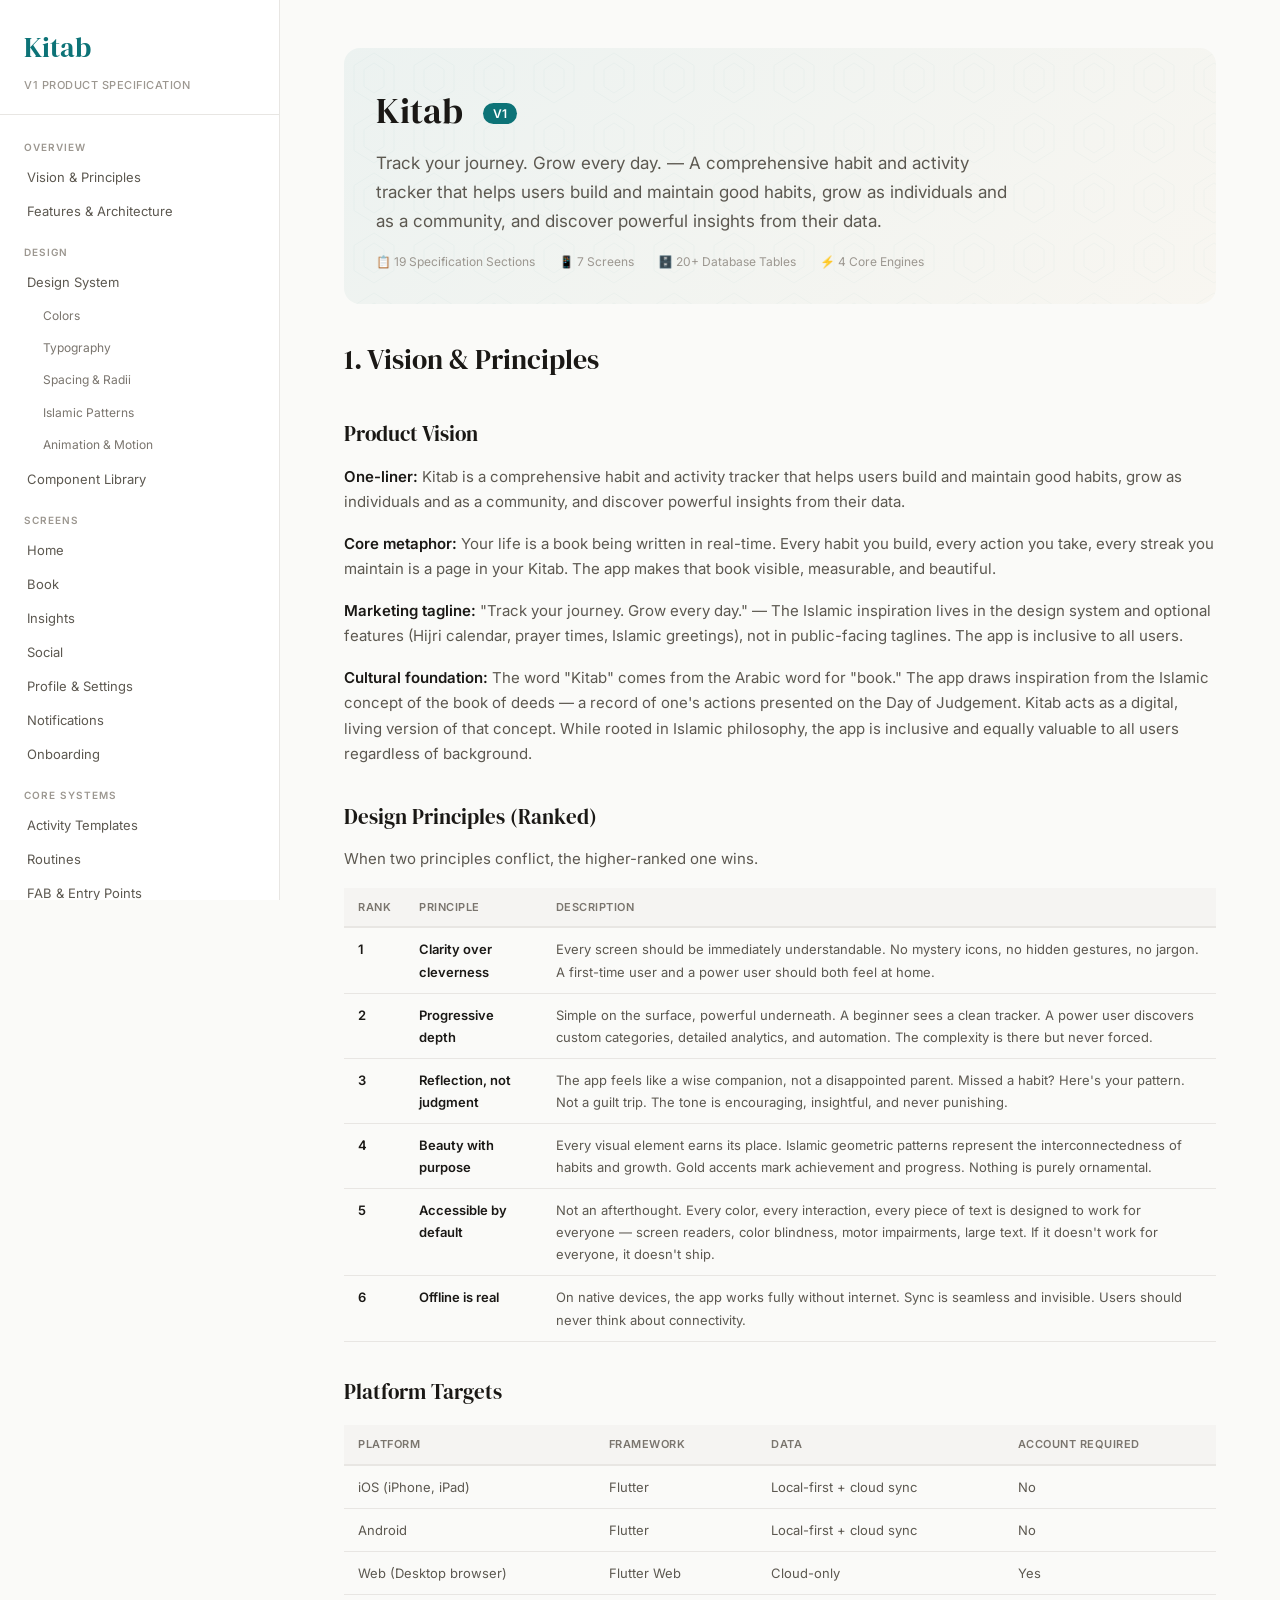
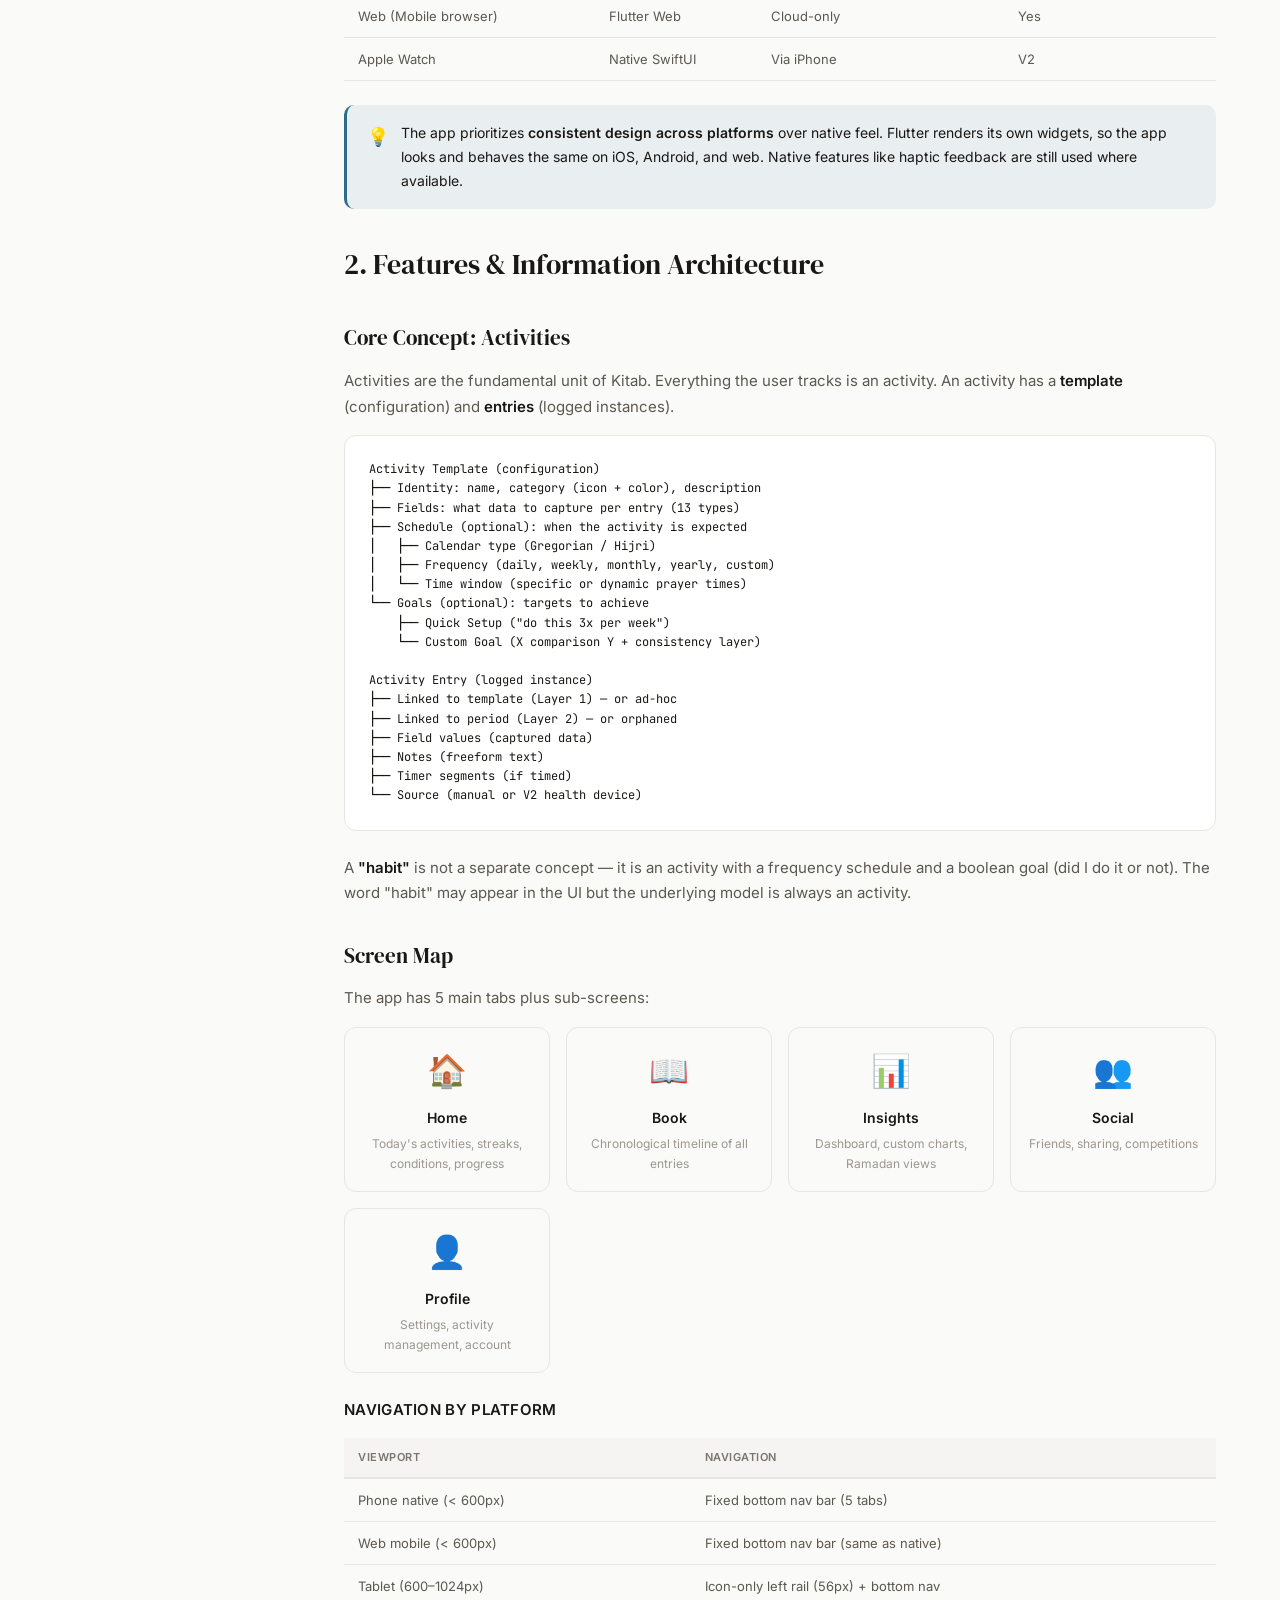
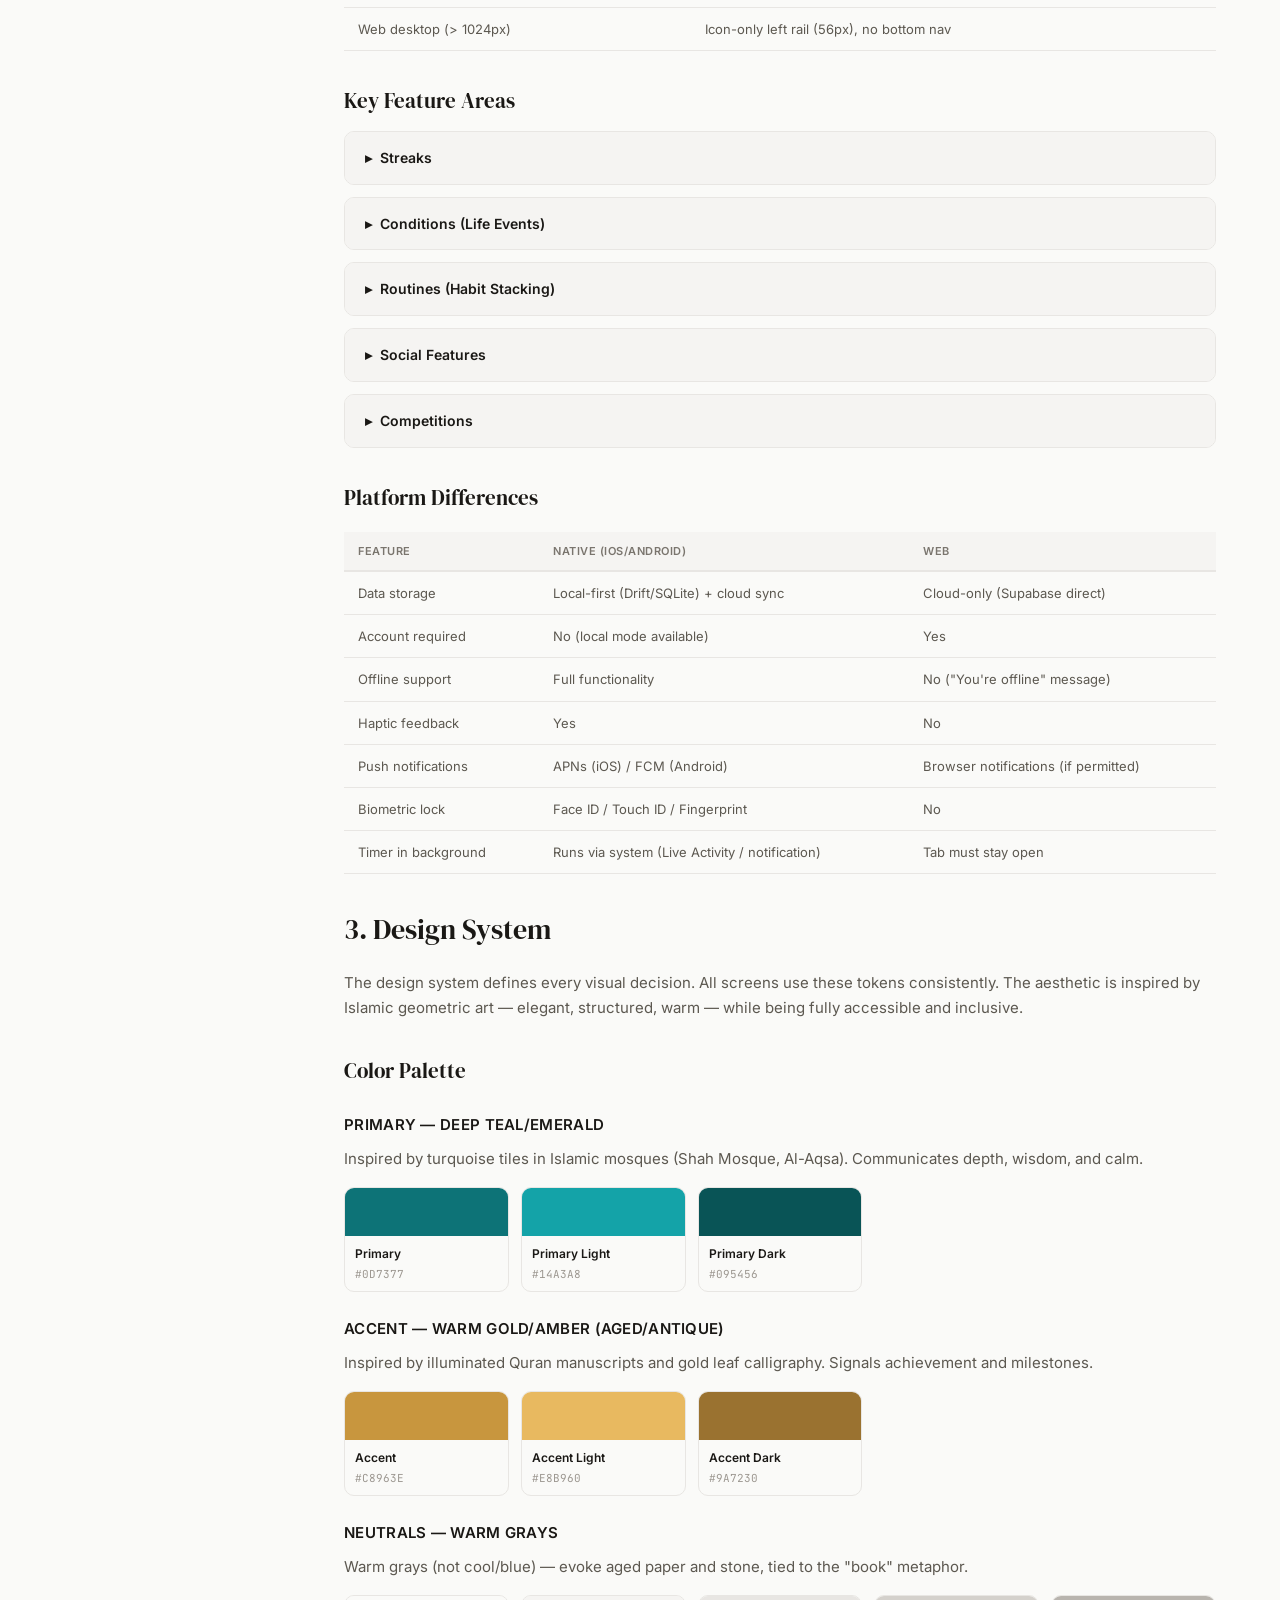
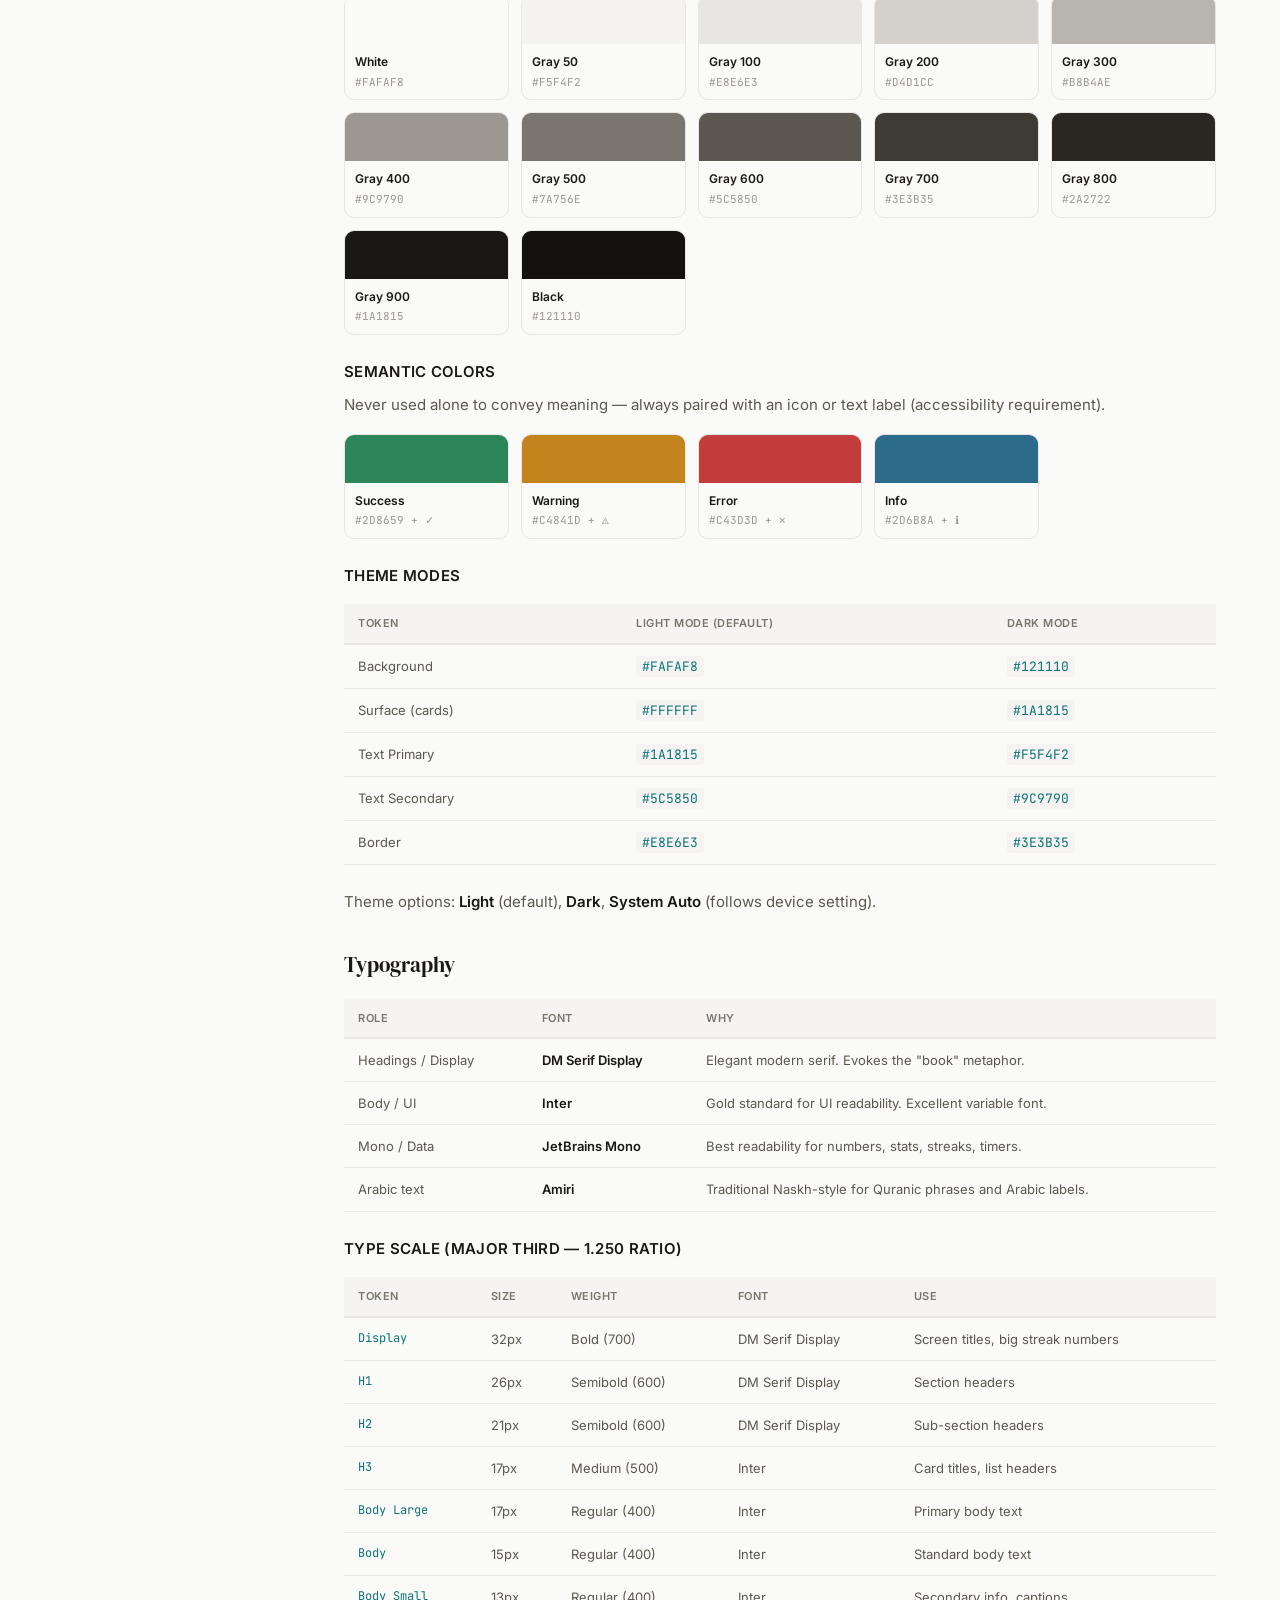
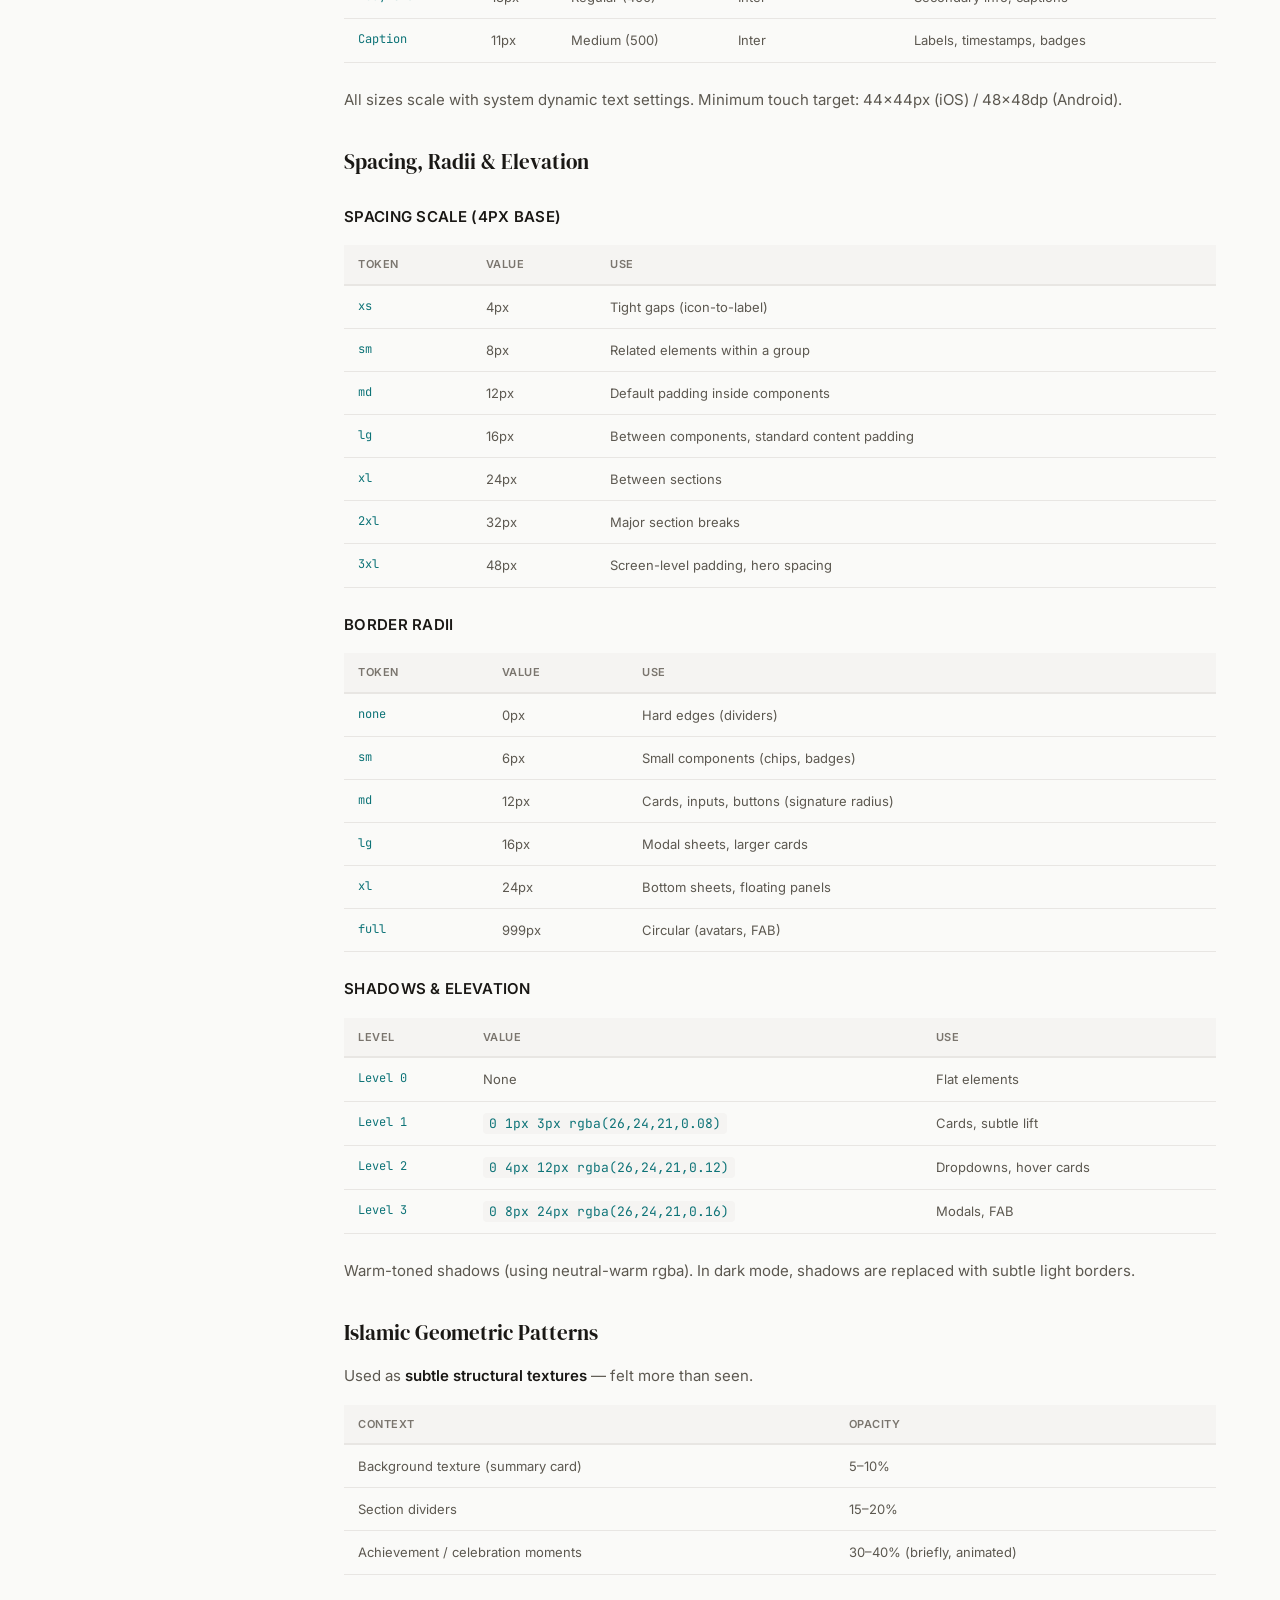
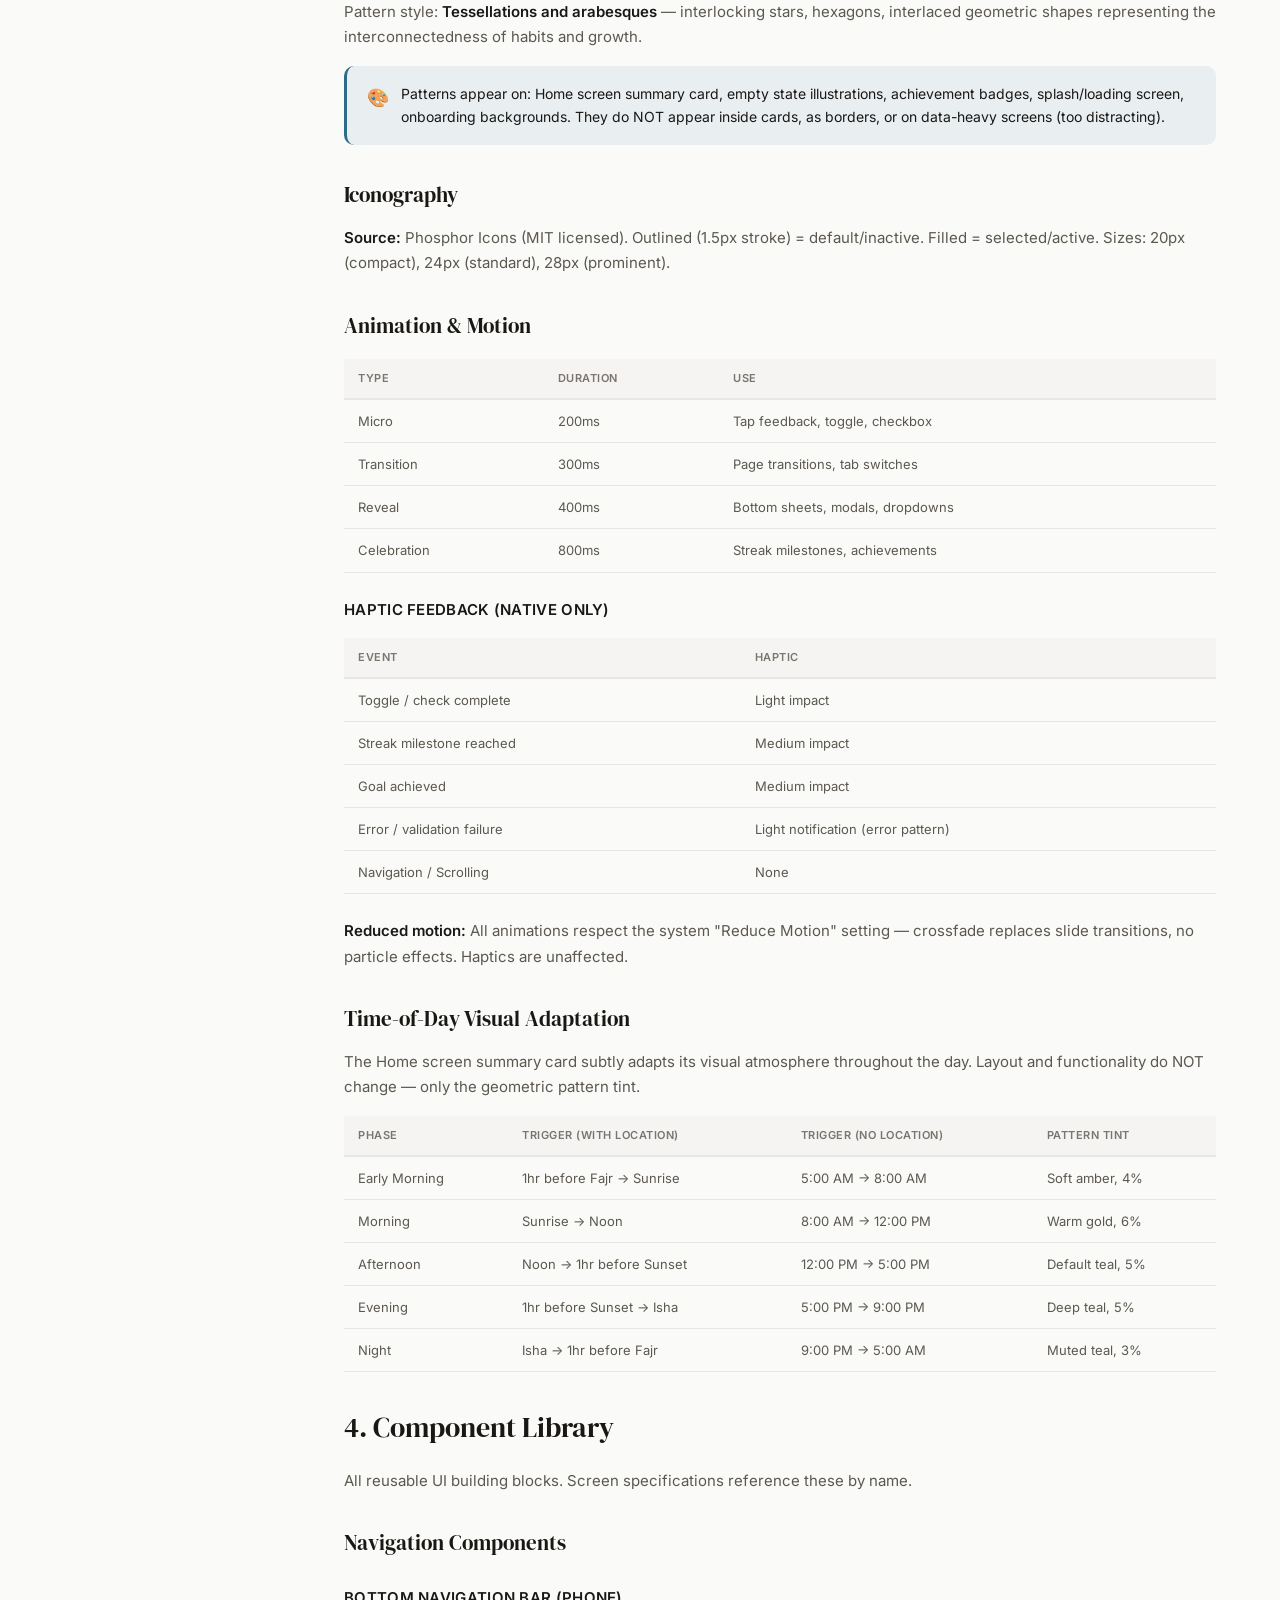
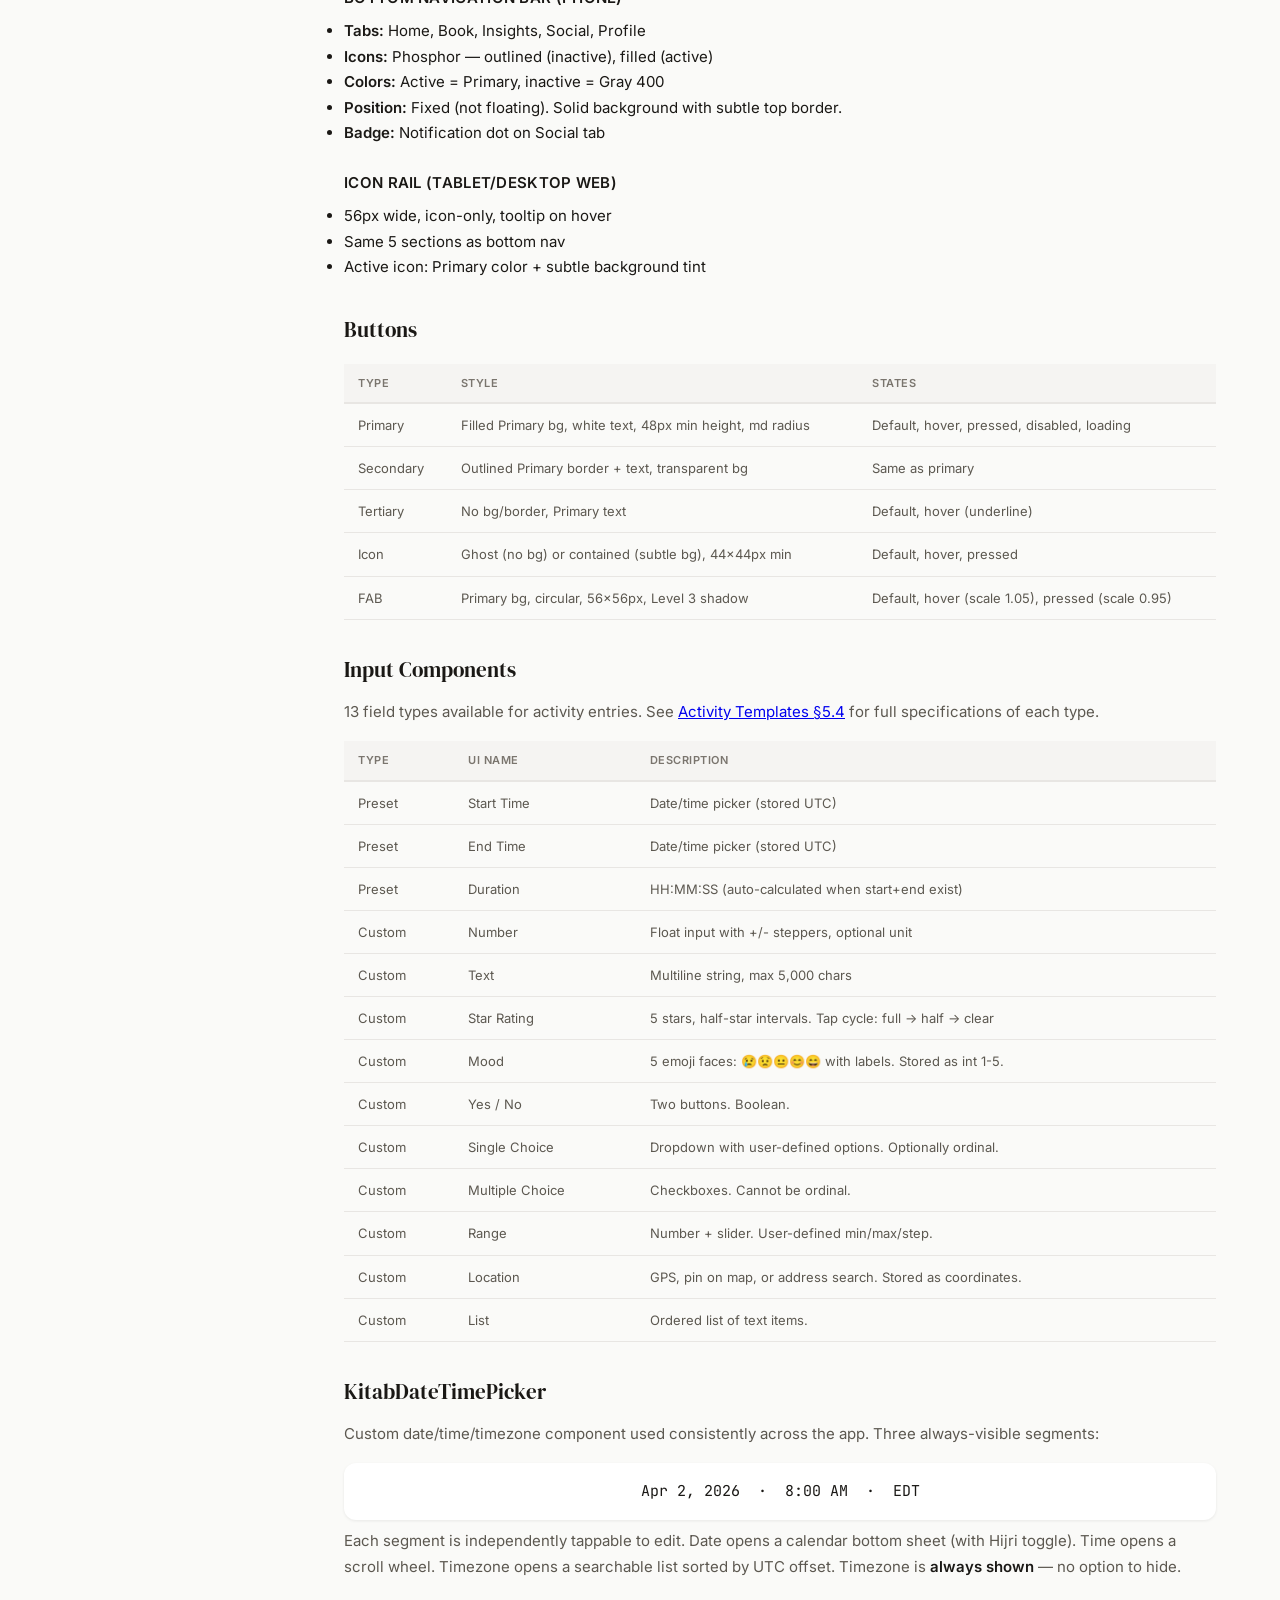
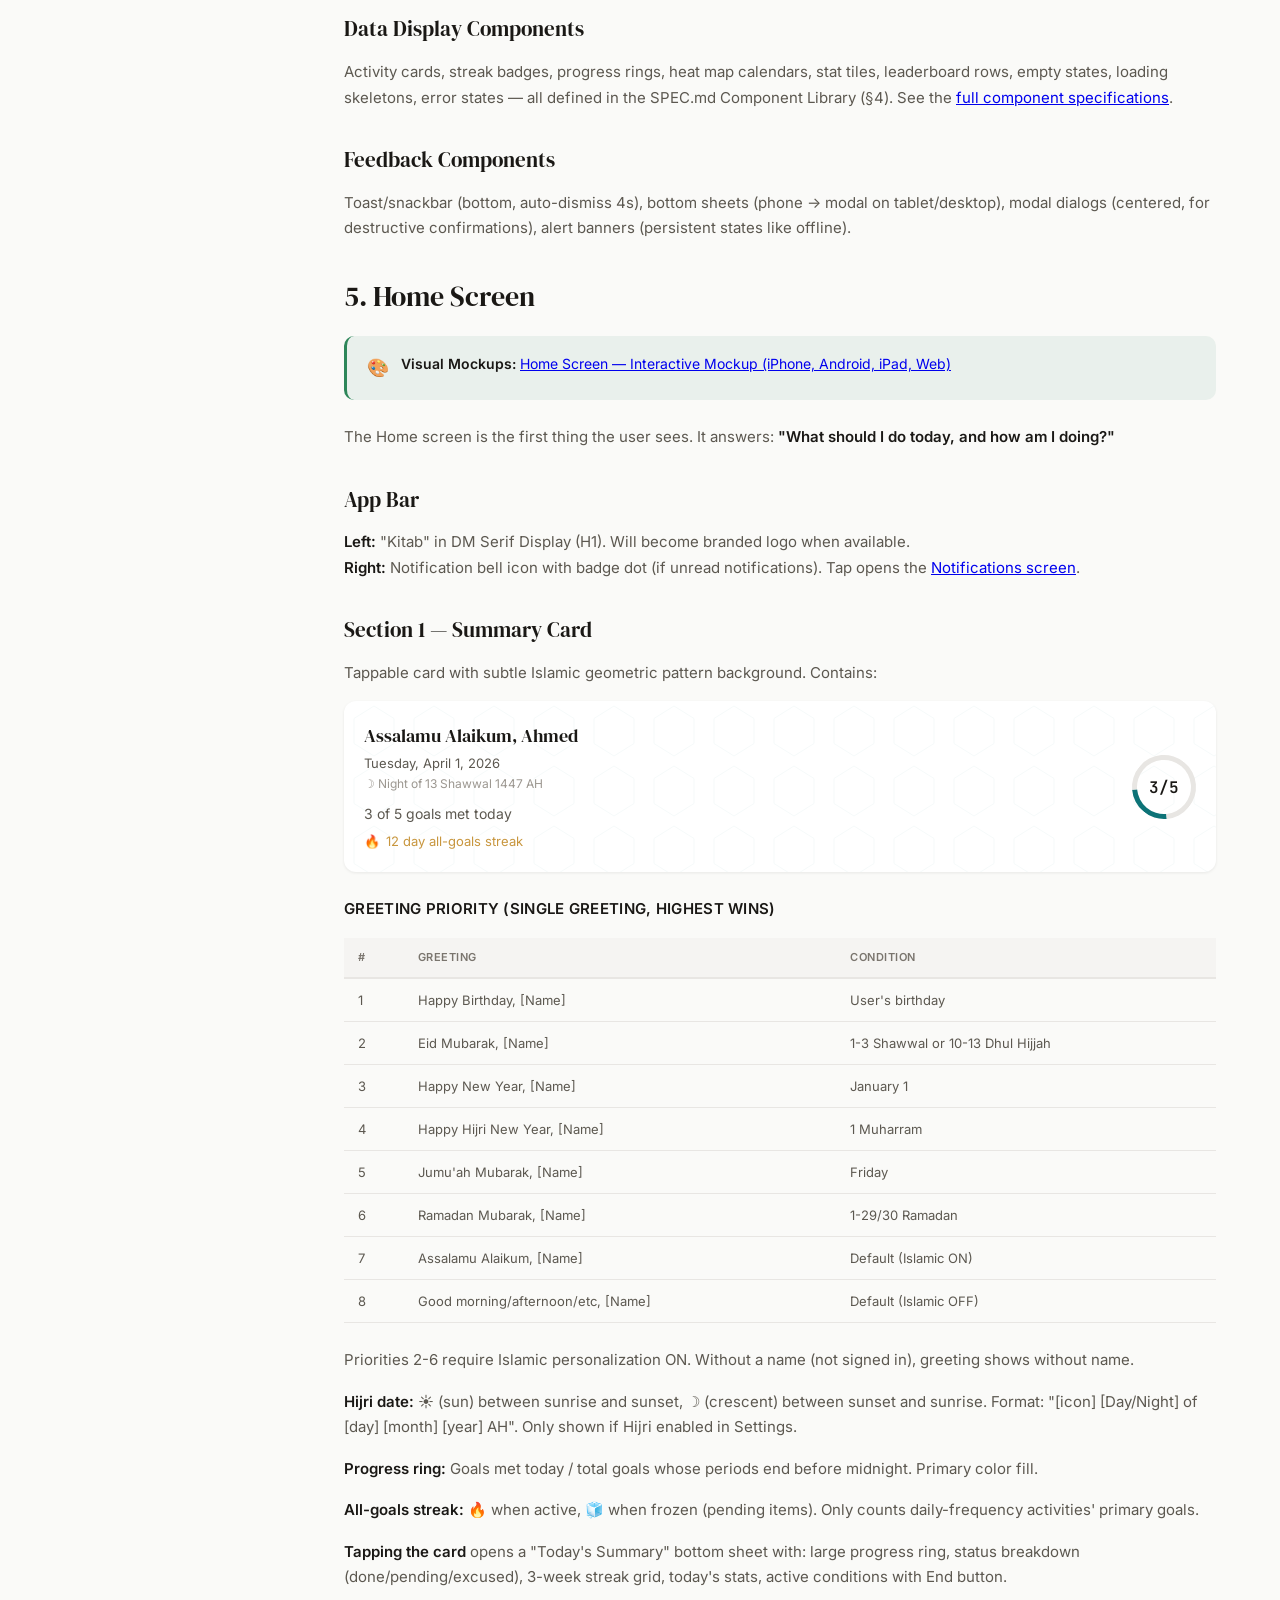
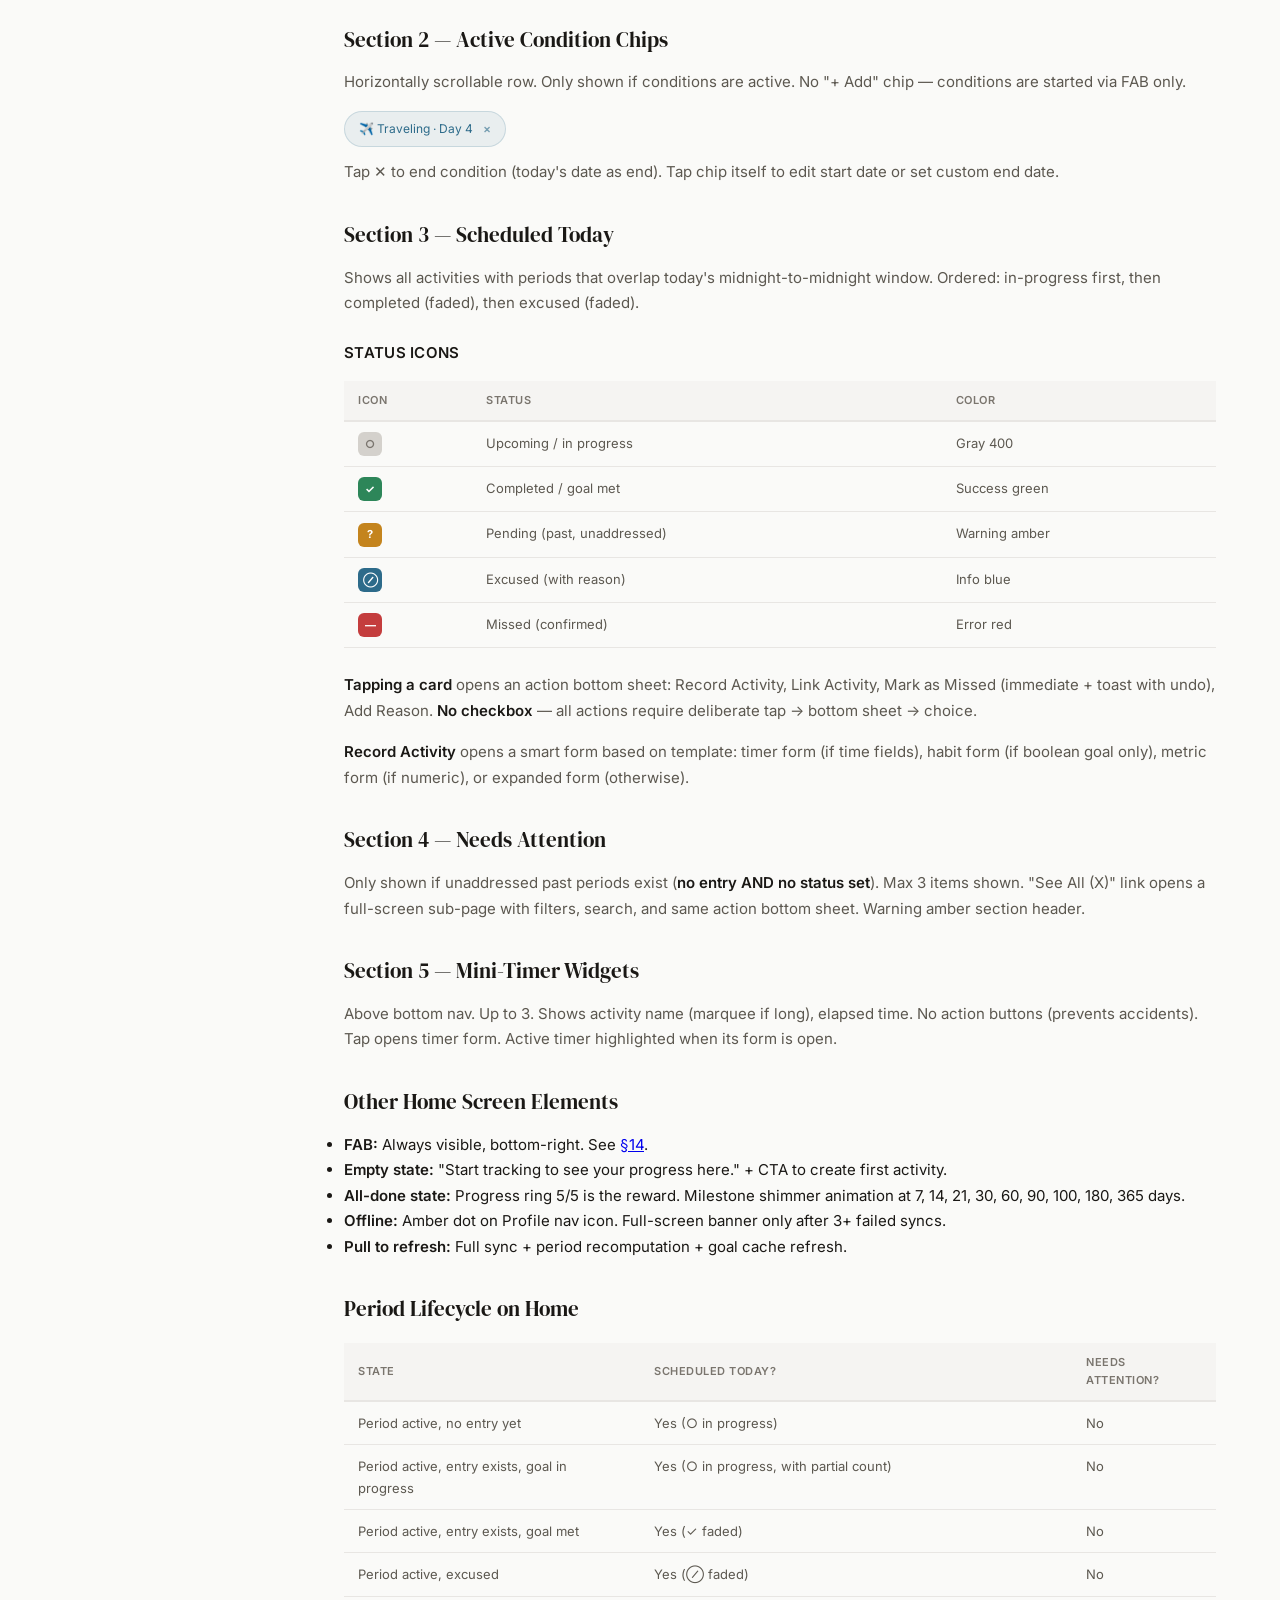
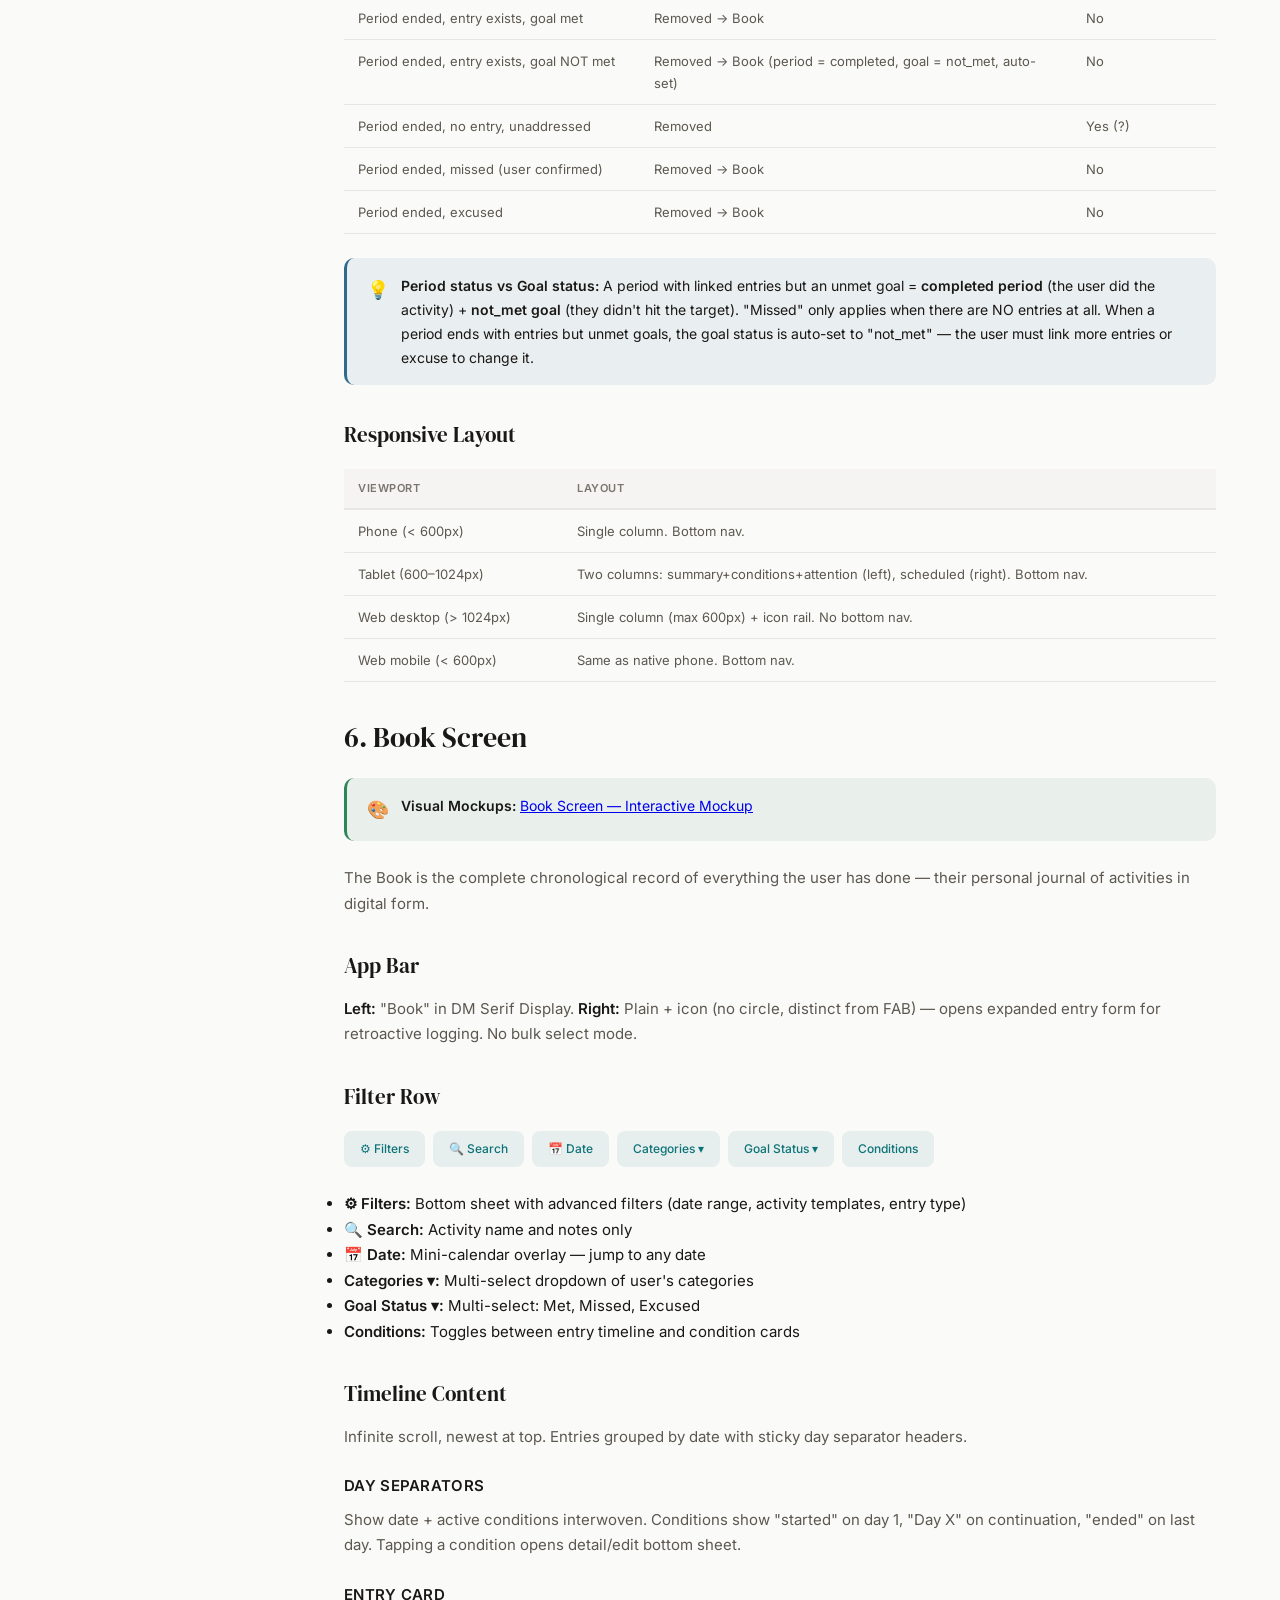
<file: docs/spec.html>
<!DOCTYPE html>
<html lang="en">
<head>
<meta charset="UTF-8">
<meta name="viewport" content="width=device-width, initial-scale=1.0">
<title>Kitab — V1 Product Specification</title>
<link href="https://fonts.googleapis.com/css2?family=DM+Serif+Display&family=Inter:wght@400;500;600;700&family=JetBrains+Mono:wght@400;500&display=swap" rel="stylesheet">
<style>
/* ═══════════════════════════════════════════════
   KITAB V1 SPECIFICATION — DESIGN SYSTEM
   ═══════════════════════════════════════════════ */
:root {
  --primary: #0D7377;
  --primary-light: #14A3A8;
  --primary-dark: #095456;
  --accent: #C8963E;
  --accent-light: #E8B960;
  --bg: #FAFAF8;
  --surface: #FFFFFF;
  --tp: #1A1815;
  --ts: #5C5850;
  --g50: #F5F4F2;
  --g100: #E8E6E3;
  --g200: #D4D1CC;
  --g300: #B8B4AE;
  --g400: #9C9790;
  --g500: #7A756E;
  --g600: #5C5850;
  --g700: #3E3B35;
  --g800: #2A2722;
  --g900: #1A1815;
  --success: #2D8659;
  --warning: #C4841D;
  --error: #C43D3D;
  --info: #2D6B8A;
  --sidebar-w: 280px;
}

* { margin: 0; padding: 0; box-sizing: border-box; }

body {
  font-family: 'Inter', -apple-system, BlinkMacSystemFont, sans-serif;
  background: var(--bg);
  color: var(--tp);
  line-height: 1.7;
  font-size: 15px;
}

/* ═══ PROGRESS BAR ═══ */
.progress-bar {
  position: fixed; top: 0; left: 0; height: 3px;
  background: linear-gradient(90deg, var(--primary), var(--accent));
  z-index: 1000; transition: width 0.1s;
}

/* ═══ SIDEBAR NAV ═══ */
.sidebar {
  position: fixed; top: 0; left: 0; bottom: 0;
  width: var(--sidebar-w); background: var(--surface);
  border-right: 1px solid var(--g100);
  overflow-y: auto; z-index: 100;
  padding: 24px 0;
}
.sidebar::-webkit-scrollbar { width: 4px; }
.sidebar::-webkit-scrollbar-thumb { background: var(--g200); border-radius: 2px; }

.sidebar-brand {
  padding: 0 24px 20px;
  font-family: 'DM Serif Display', serif;
  font-size: 28px; color: var(--primary);
  border-bottom: 1px solid var(--g100);
  margin-bottom: 16px;
}
.sidebar-brand small {
  display: block; font-family: 'Inter', sans-serif;
  font-size: 11px; color: var(--g400);
  font-weight: 500; letter-spacing: 0.5px;
  text-transform: uppercase; margin-top: 4px;
}

.nav-section {
  padding: 8px 24px 4px;
  font-size: 10px; font-weight: 600;
  text-transform: uppercase; letter-spacing: 1px;
  color: var(--g400); margin-top: 8px;
}

.nav-link {
  display: block; padding: 6px 24px; font-size: 13px;
  color: var(--ts); text-decoration: none;
  transition: all 0.15s; border-left: 3px solid transparent;
}
.nav-link:hover { background: var(--g50); color: var(--tp); }
.nav-link.active { color: var(--primary); border-left-color: var(--primary); background: rgba(13,115,119,0.04); font-weight: 600; }
.nav-link.sub { padding-left: 40px; font-size: 12px; color: var(--g500); }
.nav-link.sub:hover { color: var(--tp); }

/* ═══ MAIN CONTENT ═══ */
.main {
  margin-left: var(--sidebar-w);
  padding: 48px 64px 120px;
  max-width: calc(var(--sidebar-w) + 960px);
}

/* ═══ TYPOGRAPHY ═══ */
h1 {
  font-family: 'DM Serif Display', serif;
  font-size: 36px; font-weight: 400;
  color: var(--tp); margin-bottom: 8px;
  padding-bottom: 16px; border-bottom: 2px solid var(--g100);
}
h1 .version {
  font-family: 'Inter', sans-serif;
  font-size: 12px; font-weight: 600;
  background: var(--primary); color: white;
  padding: 3px 10px; border-radius: 12px;
  vertical-align: middle; margin-left: 12px;
}
h2 {
  font-family: 'DM Serif Display', serif;
  font-size: 28px; font-weight: 400;
  color: var(--tp); margin: 48px 0 16px;
  padding-top: 32px; border-top: 1px solid var(--g100);
}
h2:first-of-type { border-top: none; padding-top: 0; margin-top: 32px; }
h3 {
  font-family: 'DM Serif Display', serif;
  font-size: 21px; font-weight: 400;
  color: var(--tp); margin: 32px 0 12px;
}
h4 {
  font-size: 15px; font-weight: 600;
  color: var(--tp); margin: 24px 0 8px;
  text-transform: uppercase; letter-spacing: 0.3px;
}
p { margin-bottom: 16px; color: var(--ts); }
strong { color: var(--tp); font-weight: 600; }

/* ═══ INTRO/HERO ═══ */
.hero {
  background: linear-gradient(135deg, rgba(13,115,119,0.06), rgba(200,150,62,0.04));
  border-radius: 16px; padding: 32px;
  margin-bottom: 32px; position: relative; overflow: hidden;
}
.hero::before {
  content: ''; position: absolute; top: 0; left: 0; right: 0; bottom: 0;
  opacity: 0.04; pointer-events: none;
  background-image: url("data:image/svg+xml,%3Csvg width='60' height='60' viewBox='0 0 60 60' xmlns='http://www.w3.org/2000/svg'%3E%3Cg fill='none' stroke='%230D7377' stroke-width='0.8'%3E%3Cpolygon points='30,5 50,17.5 50,42.5 30,55 10,42.5 10,17.5'/%3E%3Cpolygon points='30,15 40,21.5 40,38.5 30,45 20,38.5 20,21.5'/%3E%3C/g%3E%3C/svg%3E");
  background-size: 60px 60px;
}
.hero-content { position: relative; z-index: 1; }
.hero h1 { border-bottom: none; padding-bottom: 0; }
.hero p { font-size: 17px; color: var(--ts); max-width: 640px; }
.hero-meta {
  display: flex; gap: 24px; margin-top: 16px;
  font-size: 12px; color: var(--g400);
}
.hero-meta span { display: flex; align-items: center; gap: 6px; }

/* ═══ TABLES ═══ */
table {
  width: 100%; border-collapse: collapse;
  margin: 16px 0 24px; font-size: 13px;
}
th {
  text-align: left; padding: 10px 14px;
  background: var(--g50); border-bottom: 2px solid var(--g100);
  font-weight: 600; font-size: 11px;
  text-transform: uppercase; letter-spacing: 0.5px;
  color: var(--g500);
}
td {
  padding: 10px 14px; border-bottom: 1px solid var(--g100);
  color: var(--ts); vertical-align: top;
}
tr:hover td { background: rgba(13,115,119,0.02); }

/* ═══ CODE BLOCKS ═══ */
pre {
  background: var(--g900); color: #E8E6E3;
  padding: 20px 24px; border-radius: 12px;
  overflow-x: auto; margin: 16px 0 24px;
  font-family: 'JetBrains Mono', monospace;
  font-size: 13px; line-height: 1.6;
}
code {
  font-family: 'JetBrains Mono', monospace;
  background: var(--g50); padding: 2px 6px;
  border-radius: 4px; font-size: 13px; color: var(--primary);
}
pre code { background: none; padding: 0; color: inherit; }

/* ═══ COLOR SWATCHES ═══ */
.color-grid { display: grid; grid-template-columns: repeat(auto-fill, minmax(140px, 1fr)); gap: 12px; margin: 16px 0 24px; }
.color-swatch {
  border-radius: 10px; overflow: hidden;
  border: 1px solid var(--g100);
}
.color-swatch .swatch-color { height: 48px; }
.color-swatch .swatch-info { padding: 8px 10px; }
.color-swatch .swatch-name { font-size: 12px; font-weight: 600; color: var(--tp); }
.color-swatch .swatch-hex { font-size: 11px; font-family: 'JetBrains Mono', monospace; color: var(--g400); }

/* ═══ DESIGN TOKENS ═══ */
.token-table td:first-child {
  font-family: 'JetBrains Mono', monospace;
  font-size: 12px; color: var(--primary);
  white-space: nowrap;
}

/* ═══ PHONE MOCKUP ═══ */
.phone-frame {
  background: #111; border-radius: 44px;
  padding: 10px; display: inline-block;
  box-shadow: 0 16px 60px rgba(0,0,0,0.2);
}
.phone-screen {
  width: 320px; border-radius: 36px;
  overflow: hidden; background: var(--bg);
}
.mockup-row {
  display: flex; gap: 32px; justify-content: center;
  flex-wrap: wrap; margin: 24px 0;
}
.mockup-label {
  text-align: center; font-size: 11px; font-weight: 600;
  text-transform: uppercase; letter-spacing: 1px;
  color: var(--g400); margin-bottom: 12px;
}

/* ═══ DIAGRAMS ═══ */
.diagram {
  background: var(--surface); border: 1px solid var(--g100);
  border-radius: 12px; padding: 24px; margin: 16px 0 24px;
  overflow-x: auto;
}
.diagram pre {
  background: transparent; color: var(--tp);
  padding: 0; margin: 0; font-size: 12px;
}

/* ═══ CALLOUTS ═══ */
.callout {
  padding: 16px 20px; border-radius: 10px;
  margin: 16px 0 24px; font-size: 14px;
  display: flex; gap: 12px; align-items: flex-start;
}
.callout-icon { font-size: 18px; flex-shrink: 0; margin-top: 1px; }
.callout-info { background: rgba(45,107,138,0.08); border-left: 3px solid var(--info); }
.callout-warning { background: rgba(196,132,29,0.08); border-left: 3px solid var(--warning); }
.callout-success { background: rgba(45,134,89,0.08); border-left: 3px solid var(--success); }
.callout-error { background: rgba(196,61,61,0.08); border-left: 3px solid var(--error); }

/* ═══ BADGES ═══ */
.badge {
  display: inline-flex; padding: 3px 10px;
  border-radius: 12px; font-size: 11px; font-weight: 600;
}
.badge-primary { background: rgba(13,115,119,0.1); color: var(--primary); }
.badge-accent { background: rgba(200,150,62,0.1); color: var(--accent); }
.badge-v2 { background: rgba(156,151,144,0.15); color: var(--g500); }

/* ═══ COLLAPSIBLE ═══ */
details {
  border: 1px solid var(--g100); border-radius: 10px;
  margin: 12px 0; overflow: hidden;
}
summary {
  padding: 14px 20px; cursor: pointer;
  font-weight: 600; font-size: 14px;
  background: var(--g50); color: var(--tp);
  list-style: none; display: flex;
  align-items: center; gap: 8px;
}
summary::before { content: '▸'; transition: transform 0.2s; }
details[open] summary::before { transform: rotate(90deg); }
details > div { padding: 16px 20px; }

/* ═══ FLOW DIAGRAMS ═══ */
.flow {
  display: flex; align-items: center; gap: 8px;
  flex-wrap: wrap; margin: 16px 0 24px;
}
.flow-step {
  padding: 8px 16px; border-radius: 8px;
  font-size: 12px; font-weight: 500;
  background: rgba(13,115,119,0.08); color: var(--primary);
  white-space: nowrap;
}
.flow-arrow { color: var(--g300); font-size: 16px; }

/* ═══ SCREEN CARDS ═══ */
.screen-grid {
  display: grid; grid-template-columns: repeat(auto-fill, minmax(200px, 1fr));
  gap: 16px; margin: 16px 0 24px;
}
.screen-card {
  border: 1px solid var(--g100); border-radius: 12px;
  padding: 16px; text-align: center; transition: all 0.2s;
}
.screen-card:hover { border-color: var(--primary); box-shadow: 0 4px 12px rgba(13,115,119,0.08); }
.screen-card-icon { font-size: 32px; margin-bottom: 8px; }
.screen-card-name { font-size: 14px; font-weight: 600; color: var(--tp); }
.screen-card-desc { font-size: 12px; color: var(--g400); margin-top: 4px; }

/* ═══ BACK TO TOP ═══ */
.back-to-top {
  position: fixed; bottom: 32px; right: 32px;
  width: 44px; height: 44px; border-radius: 50%;
  background: var(--primary); color: white;
  border: none; cursor: pointer; font-size: 20px;
  display: none; align-items: center; justify-content: center;
  box-shadow: 0 4px 12px rgba(13,115,119,0.3);
  z-index: 100; transition: opacity 0.2s;
}
.back-to-top.visible { display: flex; }

/* ═══ SPEC SECTION ═══ */
.spec-section { scroll-margin-top: 24px; }

/* ═══ INLINE MOCKUP COMPONENTS ═══ */
.mock-card {
  background: var(--surface); border-radius: 12px;
  padding: 16px; box-shadow: 0 1px 3px rgba(26,24,21,0.08);
  margin: 8px 0;
}
.mock-status { width: 24px; height: 24px; border-radius: 6px; display: inline-flex; align-items: center; justify-content: center; font-size: 11px; font-weight: 700; }
.mock-done { background: var(--success); color: white; }
.mock-prog { background: var(--g200); color: var(--g500); }
.mock-pend { background: var(--warning); color: white; }
.mock-exc { background: var(--info); color: white; }
.mock-miss { background: var(--error); color: white; }

/* ═══ RESPONSIVE ═══ */
@media (max-width: 1024px) {
  .sidebar { width: 240px; }
  .main { margin-left: 240px; padding: 32px 40px 120px; }
  :root { --sidebar-w: 240px; }
}
@media (max-width: 768px) {
  .sidebar { display: none; }
  .main { margin-left: 0; padding: 24px 20px 120px; }
}
</style>
</head>
<body>

<!-- Progress Bar -->
<div class="progress-bar" id="progressBar" style="width: 0%"></div>

<!-- ═══════════════════════════════════════════════
     SIDEBAR NAVIGATION
     ═══════════════════════════════════════════════ -->
<nav class="sidebar" id="sidebar">
  <div class="sidebar-brand">
    Kitab
    <small>V1 Product Specification</small>
  </div>

  <div class="nav-section">Overview</div>
  <a class="nav-link" href="#vision">Vision & Principles</a>
  <a class="nav-link" href="#features">Features & Architecture</a>

  <div class="nav-section">Design</div>
  <a class="nav-link" href="#design-system">Design System</a>
  <a class="nav-link sub" href="#colors">Colors</a>
  <a class="nav-link sub" href="#typography">Typography</a>
  <a class="nav-link sub" href="#spacing">Spacing & Radii</a>
  <a class="nav-link sub" href="#patterns">Islamic Patterns</a>
  <a class="nav-link sub" href="#animation">Animation & Motion</a>
  <a class="nav-link" href="#components">Component Library</a>

  <div class="nav-section">Screens</div>
  <a class="nav-link" href="#screen-home">Home</a>
  <a class="nav-link" href="#screen-book">Book</a>
  <a class="nav-link" href="#screen-insights">Insights</a>
  <a class="nav-link" href="#screen-social">Social</a>
  <a class="nav-link" href="#screen-profile">Profile & Settings</a>
  <a class="nav-link" href="#screen-notifications">Notifications</a>
  <a class="nav-link" href="#screen-onboarding">Onboarding</a>

  <div class="nav-section">Core Systems</div>
  <a class="nav-link" href="#templates">Activity Templates</a>
  <a class="nav-link" href="#routines">Routines</a>
  <a class="nav-link" href="#fab">FAB & Entry Points</a>
  <a class="nav-link" href="#entry-form">Entry Form</a>

  <div class="nav-section">Engines</div>
  <a class="nav-link" href="#period-engine">Period Engine</a>
  <a class="nav-link" href="#goal-engine">Goal Engine</a>
  <a class="nav-link" href="#linkage-engine">Linkage Engine</a>
  <a class="nav-link" href="#sync-engine">Sync Engine</a>
  <a class="nav-link" href="#streak-engine">Streaks & Lifecycle</a>

  <div class="nav-section">Data & Auth</div>
  <a class="nav-link" href="#database">Database Schema</a>
  <a class="nav-link" href="#auth">Authentication</a>
  <a class="nav-link" href="#sync-conflicts">Sync Conflicts</a>

  <div class="nav-section">Technical</div>
  <a class="nav-link" href="#flutter-arch">Flutter Architecture</a>
  <a class="nav-link" href="#security">Security & Privacy</a>
  <a class="nav-link" href="#apis">APIs & Services</a>
  <a class="nav-link" href="#implementation">Implementation Details</a>

  <div class="nav-section">Compliance</div>
  <a class="nav-link" href="#legal">Legal & Compliance</a>
  <a class="nav-link" href="#analytics">Analytics & Monitoring</a>

  <div class="nav-section">Roadmap</div>
  <a class="nav-link" href="#v2">V2 Roadmap</a>
  <a class="nav-link" href="#dependencies">Dependencies</a>
</nav>

<!-- ═══════════════════════════════════════════════
     MAIN CONTENT
     ═══════════════════════════════════════════════ -->
<main class="main">

  <!-- ═══ HERO ═══ -->
  <div class="hero">
    <div class="hero-content">
      <h1>Kitab <span class="version">V1</span></h1>
      <p>Track your journey. Grow every day. — A comprehensive habit and activity tracker that helps users build and maintain good habits, grow as individuals and as a community, and discover powerful insights from their data.</p>
      <div class="hero-meta">
        <span>📋 19 Specification Sections</span>
        <span>📱 7 Screens</span>
        <span>🗄️ 20+ Database Tables</span>
        <span>⚡ 4 Core Engines</span>
      </div>
    </div>
  </div>

  <!-- ═══════════════════════════════════════════════
       SECTION: VISION & PRINCIPLES
       ═══════════════════════════════════════════════ -->
  <section id="vision" class="spec-section">
    <h2>1. Vision & Principles</h2>

    <h3>Product Vision</h3>

    <p><strong>One-liner:</strong> Kitab is a comprehensive habit and activity tracker that helps users build and maintain good habits, grow as individuals and as a community, and discover powerful insights from their data.</p>

    <p><strong>Core metaphor:</strong> Your life is a book being written in real-time. Every habit you build, every action you take, every streak you maintain is a page in your Kitab. The app makes that book visible, measurable, and beautiful.</p>

    <p><strong>Marketing tagline:</strong> "Track your journey. Grow every day." — The Islamic inspiration lives in the design system and optional features (Hijri calendar, prayer times, Islamic greetings), not in public-facing taglines. The app is inclusive to all users.</p>

    <p><strong>Cultural foundation:</strong> The word "Kitab" comes from the Arabic word for "book." The app draws inspiration from the Islamic concept of the book of deeds — a record of one's actions presented on the Day of Judgement. Kitab acts as a digital, living version of that concept. While rooted in Islamic philosophy, the app is inclusive and equally valuable to all users regardless of background.</p>

    <h3>Design Principles (Ranked)</h3>
    <p>When two principles conflict, the higher-ranked one wins.</p>

    <table>
      <thead>
        <tr><th>Rank</th><th>Principle</th><th>Description</th></tr>
      </thead>
      <tbody>
        <tr><td><strong>1</strong></td><td><strong>Clarity over cleverness</strong></td><td>Every screen should be immediately understandable. No mystery icons, no hidden gestures, no jargon. A first-time user and a power user should both feel at home.</td></tr>
        <tr><td><strong>2</strong></td><td><strong>Progressive depth</strong></td><td>Simple on the surface, powerful underneath. A beginner sees a clean tracker. A power user discovers custom categories, detailed analytics, and automation. The complexity is there but never forced.</td></tr>
        <tr><td><strong>3</strong></td><td><strong>Reflection, not judgment</strong></td><td>The app feels like a wise companion, not a disappointed parent. Missed a habit? Here's your pattern. Not a guilt trip. The tone is encouraging, insightful, and never punishing.</td></tr>
        <tr><td><strong>4</strong></td><td><strong>Beauty with purpose</strong></td><td>Every visual element earns its place. Islamic geometric patterns represent the interconnectedness of habits and growth. Gold accents mark achievement and progress. Nothing is purely ornamental.</td></tr>
        <tr><td><strong>5</strong></td><td><strong>Accessible by default</strong></td><td>Not an afterthought. Every color, every interaction, every piece of text is designed to work for everyone — screen readers, color blindness, motor impairments, large text. If it doesn't work for everyone, it doesn't ship.</td></tr>
        <tr><td><strong>6</strong></td><td><strong>Offline is real</strong></td><td>On native devices, the app works fully without internet. Sync is seamless and invisible. Users should never think about connectivity.</td></tr>
      </tbody>
    </table>

    <h3>Platform Targets</h3>
    <table>
      <thead>
        <tr><th>Platform</th><th>Framework</th><th>Data</th><th>Account Required</th></tr>
      </thead>
      <tbody>
        <tr><td>iOS (iPhone, iPad)</td><td>Flutter</td><td>Local-first + cloud sync</td><td>No</td></tr>
        <tr><td>Android</td><td>Flutter</td><td>Local-first + cloud sync</td><td>No</td></tr>
        <tr><td>Web (Desktop browser)</td><td>Flutter Web</td><td>Cloud-only</td><td>Yes</td></tr>
        <tr><td>Web (Mobile browser)</td><td>Flutter Web</td><td>Cloud-only</td><td>Yes</td></tr>
        <tr><td>Apple Watch</td><td>Native SwiftUI</td><td>Via iPhone</td><td>V2</td></tr>
      </tbody>
    </table>

    <div class="callout callout-info">
      <span class="callout-icon">💡</span>
      <div>The app prioritizes <strong>consistent design across platforms</strong> over native feel. Flutter renders its own widgets, so the app looks and behaves the same on iOS, Android, and web. Native features like haptic feedback are still used where available.</div>
    </div>
  </section>

  <!-- ═══════════════════════════════════════════════
       SECTION 2: FEATURES & ARCHITECTURE
       ═══════════════════════════════════════════════ -->
  <section id="features" class="spec-section">
    <h2>2. Features & Information Architecture</h2>

    <h3>Core Concept: Activities</h3>
    <p>Activities are the fundamental unit of Kitab. Everything the user tracks is an activity. An activity has a <strong>template</strong> (configuration) and <strong>entries</strong> (logged instances).</p>

    <div class="diagram">
<pre>
Activity Template (configuration)
├── Identity: name, category (icon + color), description
├── Fields: what data to capture per entry (13 types)
├── Schedule (optional): when the activity is expected
│   ├── Calendar type (Gregorian / Hijri)
│   ├── Frequency (daily, weekly, monthly, yearly, custom)
│   └── Time window (specific or dynamic prayer times)
└── Goals (optional): targets to achieve
    ├── Quick Setup ("do this 3x per week")
    └── Custom Goal (X comparison Y + consistency layer)

Activity Entry (logged instance)
├── Linked to template (Layer 1) — or ad-hoc
├── Linked to period (Layer 2) — or orphaned
├── Field values (captured data)
├── Notes (freeform text)
├── Timer segments (if timed)
└── Source (manual or V2 health device)
</pre>
    </div>

    <p>A <strong>"habit"</strong> is not a separate concept — it is an activity with a frequency schedule and a boolean goal (did I do it or not). The word "habit" may appear in the UI but the underlying model is always an activity.</p>

    <h3>Screen Map</h3>
    <p>The app has 5 main tabs plus sub-screens:</p>

    <div class="screen-grid">
      <div class="screen-card">
        <div class="screen-card-icon">🏠</div>
        <div class="screen-card-name">Home</div>
        <div class="screen-card-desc">Today's activities, streaks, conditions, progress</div>
      </div>
      <div class="screen-card">
        <div class="screen-card-icon">📖</div>
        <div class="screen-card-name">Book</div>
        <div class="screen-card-desc">Chronological timeline of all entries</div>
      </div>
      <div class="screen-card">
        <div class="screen-card-icon">📊</div>
        <div class="screen-card-name">Insights</div>
        <div class="screen-card-desc">Dashboard, custom charts, Ramadan views</div>
      </div>
      <div class="screen-card">
        <div class="screen-card-icon">👥</div>
        <div class="screen-card-name">Social</div>
        <div class="screen-card-desc">Friends, sharing, competitions</div>
      </div>
      <div class="screen-card">
        <div class="screen-card-icon">👤</div>
        <div class="screen-card-name">Profile</div>
        <div class="screen-card-desc">Settings, activity management, account</div>
      </div>
    </div>

    <h4>Navigation by Platform</h4>
    <table>
      <thead><tr><th>Viewport</th><th>Navigation</th></tr></thead>
      <tbody>
        <tr><td>Phone native (&lt; 600px)</td><td>Fixed bottom nav bar (5 tabs)</td></tr>
        <tr><td>Web mobile (&lt; 600px)</td><td>Fixed bottom nav bar (same as native)</td></tr>
        <tr><td>Tablet (600–1024px)</td><td>Icon-only left rail (56px) + bottom nav</td></tr>
        <tr><td>Web desktop (&gt; 1024px)</td><td>Icon-only left rail (56px), no bottom nav</td></tr>
      </tbody>
    </table>

    <h3>Key Feature Areas</h3>

    <details>
      <summary>Streaks</summary>
      <div>
        <p>Streaks count consecutive goal successes. Three levels:</p>
        <table>
          <thead><tr><th>Level</th><th>What It Tracks</th><th>Driven By</th></tr></thead>
          <tbody>
            <tr><td>Per-activity streak</td><td>Did I do this activity?</td><td><code>activity_period_statuses</code></td></tr>
            <tr><td>Per-goal streak</td><td>Did I meet this specific goal?</td><td><code>goal_period_statuses</code></td></tr>
            <tr><td>All-goals day streak</td><td>Did I meet all daily goals today?</td><td>Aggregate of above (daily only)</td></tr>
          </tbody>
        </table>
        <p>Icons: 🔥 active streak, 🧊 frozen (pending items exist). Milestones at: 7, 14, 21, 30, 60, 90, 100, 180, 365 days.</p>
      </div>
    </details>

    <details>
      <summary>Conditions (Life Events)</summary>
      <div>
        <p>Conditions are life markers (illness, travel, injury, etc.) that span entire days. They exist independently from activities — conditions record when something happened, and activities can be excused with a condition as the reason.</p>
        <ul>
          <li>Day-level granularity (start date, end date)</li>
          <li>Non-overlapping per preset type (can't have two "Sick" conditions overlapping)</li>
          <li>Show as chips on Home screen when active</li>
          <li>Interwoven in Book screen day headers</li>
          <li>Preset types managed in Settings (Sick, Traveling, Injured, Rest Day, Menstrual, Bereavement + custom)</li>
        </ul>
      </div>
    </details>

    <details>
      <summary>Routines (Habit Stacking)</summary>
      <div>
        <p>A routine is a sequence of activity templates grouped for habit stacking. The user starts the routine and flows through activities one by one. See <a href="#routines">§6 Routines</a> for full specification.</p>
      </div>
    </details>

    <details>
      <summary>Social Features</summary>
      <div>
        <p>Friends, selective sharing (per-activity, per-friend), emoji reactions (5 emojis + 5 canned messages), and competitions. No public feed, no posting, no free-text messaging. See <a href="#screen-social">Social Screen</a> for full specification.</p>
      </div>
    </details>

    <details>
      <summary>Competitions</summary>
      <div>
        <p>Users create or join challenges. Public or private. Required start and end dates (max 3 months). One or more leaderboards per competition, each tracking a different metric. Individual only (teams = V2). See <a href="#screen-social">Social Screen</a> for details.</p>
      </div>
    </details>

    <h3>Platform Differences</h3>
    <table>
      <thead><tr><th>Feature</th><th>Native (iOS/Android)</th><th>Web</th></tr></thead>
      <tbody>
        <tr><td>Data storage</td><td>Local-first (Drift/SQLite) + cloud sync</td><td>Cloud-only (Supabase direct)</td></tr>
        <tr><td>Account required</td><td>No (local mode available)</td><td>Yes</td></tr>
        <tr><td>Offline support</td><td>Full functionality</td><td>No ("You're offline" message)</td></tr>
        <tr><td>Haptic feedback</td><td>Yes</td><td>No</td></tr>
        <tr><td>Push notifications</td><td>APNs (iOS) / FCM (Android)</td><td>Browser notifications (if permitted)</td></tr>
        <tr><td>Biometric lock</td><td>Face ID / Touch ID / Fingerprint</td><td>No</td></tr>
        <tr><td>Timer in background</td><td>Runs via system (Live Activity / notification)</td><td>Tab must stay open</td></tr>
      </tbody>
    </table>
  </section>

  <!-- ═══════════════════════════════════════════════
       SECTION 3: DESIGN SYSTEM
       ═══════════════════════════════════════════════ -->
  <section id="design-system" class="spec-section">
    <h2>3. Design System</h2>

    <p>The design system defines every visual decision. All screens use these tokens consistently. The aesthetic is inspired by Islamic geometric art — elegant, structured, warm — while being fully accessible and inclusive.</p>

    <h3 id="colors">Color Palette</h3>

    <h4>Primary — Deep Teal/Emerald</h4>
    <p>Inspired by turquoise tiles in Islamic mosques (Shah Mosque, Al-Aqsa). Communicates depth, wisdom, and calm.</p>
    <div class="color-grid">
      <div class="color-swatch"><div class="swatch-color" style="background:#0D7377"></div><div class="swatch-info"><div class="swatch-name">Primary</div><div class="swatch-hex">#0D7377</div></div></div>
      <div class="color-swatch"><div class="swatch-color" style="background:#14A3A8"></div><div class="swatch-info"><div class="swatch-name">Primary Light</div><div class="swatch-hex">#14A3A8</div></div></div>
      <div class="color-swatch"><div class="swatch-color" style="background:#095456"></div><div class="swatch-info"><div class="swatch-name">Primary Dark</div><div class="swatch-hex">#095456</div></div></div>
    </div>

    <h4>Accent — Warm Gold/Amber (Aged/Antique)</h4>
    <p>Inspired by illuminated Quran manuscripts and gold leaf calligraphy. Signals achievement and milestones.</p>
    <div class="color-grid">
      <div class="color-swatch"><div class="swatch-color" style="background:#C8963E"></div><div class="swatch-info"><div class="swatch-name">Accent</div><div class="swatch-hex">#C8963E</div></div></div>
      <div class="color-swatch"><div class="swatch-color" style="background:#E8B960"></div><div class="swatch-info"><div class="swatch-name">Accent Light</div><div class="swatch-hex">#E8B960</div></div></div>
      <div class="color-swatch"><div class="swatch-color" style="background:#9A7230"></div><div class="swatch-info"><div class="swatch-name">Accent Dark</div><div class="swatch-hex">#9A7230</div></div></div>
    </div>

    <h4>Neutrals — Warm Grays</h4>
    <p>Warm grays (not cool/blue) — evoke aged paper and stone, tied to the "book" metaphor.</p>
    <div class="color-grid">
      <div class="color-swatch"><div class="swatch-color" style="background:#FAFAF8"></div><div class="swatch-info"><div class="swatch-name">White</div><div class="swatch-hex">#FAFAF8</div></div></div>
      <div class="color-swatch"><div class="swatch-color" style="background:#F5F4F2"></div><div class="swatch-info"><div class="swatch-name">Gray 50</div><div class="swatch-hex">#F5F4F2</div></div></div>
      <div class="color-swatch"><div class="swatch-color" style="background:#E8E6E3"></div><div class="swatch-info"><div class="swatch-name">Gray 100</div><div class="swatch-hex">#E8E6E3</div></div></div>
      <div class="color-swatch"><div class="swatch-color" style="background:#D4D1CC"></div><div class="swatch-info"><div class="swatch-name">Gray 200</div><div class="swatch-hex">#D4D1CC</div></div></div>
      <div class="color-swatch"><div class="swatch-color" style="background:#B8B4AE"></div><div class="swatch-info"><div class="swatch-name">Gray 300</div><div class="swatch-hex">#B8B4AE</div></div></div>
      <div class="color-swatch"><div class="swatch-color" style="background:#9C9790"></div><div class="swatch-info"><div class="swatch-name">Gray 400</div><div class="swatch-hex">#9C9790</div></div></div>
      <div class="color-swatch"><div class="swatch-color" style="background:#7A756E"></div><div class="swatch-info"><div class="swatch-name">Gray 500</div><div class="swatch-hex">#7A756E</div></div></div>
      <div class="color-swatch"><div class="swatch-color" style="background:#5C5850"></div><div class="swatch-info"><div class="swatch-name">Gray 600</div><div class="swatch-hex">#5C5850</div></div></div>
      <div class="color-swatch"><div class="swatch-color" style="background:#3E3B35"></div><div class="swatch-info"><div class="swatch-name">Gray 700</div><div class="swatch-hex">#3E3B35</div></div></div>
      <div class="color-swatch"><div class="swatch-color" style="background:#2A2722"></div><div class="swatch-info"><div class="swatch-name">Gray 800</div><div class="swatch-hex">#2A2722</div></div></div>
      <div class="color-swatch"><div class="swatch-color" style="background:#1A1815"></div><div class="swatch-info"><div class="swatch-name">Gray 900</div><div class="swatch-hex">#1A1815</div></div></div>
      <div class="color-swatch"><div class="swatch-color" style="background:#121110"></div><div class="swatch-info"><div class="swatch-name">Black</div><div class="swatch-hex">#121110</div></div></div>
    </div>

    <h4>Semantic Colors</h4>
    <p>Never used alone to convey meaning — always paired with an icon or text label (accessibility requirement).</p>
    <div class="color-grid">
      <div class="color-swatch"><div class="swatch-color" style="background:#2D8659"></div><div class="swatch-info"><div class="swatch-name">Success</div><div class="swatch-hex">#2D8659 + ✓</div></div></div>
      <div class="color-swatch"><div class="swatch-color" style="background:#C4841D"></div><div class="swatch-info"><div class="swatch-name">Warning</div><div class="swatch-hex">#C4841D + ⚠</div></div></div>
      <div class="color-swatch"><div class="swatch-color" style="background:#C43D3D"></div><div class="swatch-info"><div class="swatch-name">Error</div><div class="swatch-hex">#C43D3D + ✕</div></div></div>
      <div class="color-swatch"><div class="swatch-color" style="background:#2D6B8A"></div><div class="swatch-info"><div class="swatch-name">Info</div><div class="swatch-hex">#2D6B8A + ℹ</div></div></div>
    </div>

    <h4>Theme Modes</h4>
    <table>
      <thead><tr><th>Token</th><th>Light Mode (default)</th><th>Dark Mode</th></tr></thead>
      <tbody>
        <tr><td>Background</td><td><code>#FAFAF8</code></td><td><code>#121110</code></td></tr>
        <tr><td>Surface (cards)</td><td><code>#FFFFFF</code></td><td><code>#1A1815</code></td></tr>
        <tr><td>Text Primary</td><td><code>#1A1815</code></td><td><code>#F5F4F2</code></td></tr>
        <tr><td>Text Secondary</td><td><code>#5C5850</code></td><td><code>#9C9790</code></td></tr>
        <tr><td>Border</td><td><code>#E8E6E3</code></td><td><code>#3E3B35</code></td></tr>
      </tbody>
    </table>
    <p>Theme options: <strong>Light</strong> (default), <strong>Dark</strong>, <strong>System Auto</strong> (follows device setting).</p>

    <h3 id="typography">Typography</h3>

    <table>
      <thead><tr><th>Role</th><th>Font</th><th>Why</th></tr></thead>
      <tbody>
        <tr><td>Headings / Display</td><td><strong>DM Serif Display</strong></td><td>Elegant modern serif. Evokes the "book" metaphor.</td></tr>
        <tr><td>Body / UI</td><td><strong>Inter</strong></td><td>Gold standard for UI readability. Excellent variable font.</td></tr>
        <tr><td>Mono / Data</td><td><strong>JetBrains Mono</strong></td><td>Best readability for numbers, stats, streaks, timers.</td></tr>
        <tr><td>Arabic text</td><td><strong>Amiri</strong></td><td>Traditional Naskh-style for Quranic phrases and Arabic labels.</td></tr>
      </tbody>
    </table>

    <h4>Type Scale (Major Third — 1.250 ratio)</h4>
    <table class="token-table">
      <thead><tr><th>Token</th><th>Size</th><th>Weight</th><th>Font</th><th>Use</th></tr></thead>
      <tbody>
        <tr><td>Display</td><td>32px</td><td>Bold (700)</td><td>DM Serif Display</td><td>Screen titles, big streak numbers</td></tr>
        <tr><td>H1</td><td>26px</td><td>Semibold (600)</td><td>DM Serif Display</td><td>Section headers</td></tr>
        <tr><td>H2</td><td>21px</td><td>Semibold (600)</td><td>DM Serif Display</td><td>Sub-section headers</td></tr>
        <tr><td>H3</td><td>17px</td><td>Medium (500)</td><td>Inter</td><td>Card titles, list headers</td></tr>
        <tr><td>Body Large</td><td>17px</td><td>Regular (400)</td><td>Inter</td><td>Primary body text</td></tr>
        <tr><td>Body</td><td>15px</td><td>Regular (400)</td><td>Inter</td><td>Standard body text</td></tr>
        <tr><td>Body Small</td><td>13px</td><td>Regular (400)</td><td>Inter</td><td>Secondary info, captions</td></tr>
        <tr><td>Caption</td><td>11px</td><td>Medium (500)</td><td>Inter</td><td>Labels, timestamps, badges</td></tr>
      </tbody>
    </table>
    <p>All sizes scale with system dynamic text settings. Minimum touch target: 44x44px (iOS) / 48x48dp (Android).</p>

    <h3 id="spacing">Spacing, Radii & Elevation</h3>

    <h4>Spacing Scale (4px base)</h4>
    <table class="token-table">
      <thead><tr><th>Token</th><th>Value</th><th>Use</th></tr></thead>
      <tbody>
        <tr><td>xs</td><td>4px</td><td>Tight gaps (icon-to-label)</td></tr>
        <tr><td>sm</td><td>8px</td><td>Related elements within a group</td></tr>
        <tr><td>md</td><td>12px</td><td>Default padding inside components</td></tr>
        <tr><td>lg</td><td>16px</td><td>Between components, standard content padding</td></tr>
        <tr><td>xl</td><td>24px</td><td>Between sections</td></tr>
        <tr><td>2xl</td><td>32px</td><td>Major section breaks</td></tr>
        <tr><td>3xl</td><td>48px</td><td>Screen-level padding, hero spacing</td></tr>
      </tbody>
    </table>

    <h4>Border Radii</h4>
    <table class="token-table">
      <thead><tr><th>Token</th><th>Value</th><th>Use</th></tr></thead>
      <tbody>
        <tr><td>none</td><td>0px</td><td>Hard edges (dividers)</td></tr>
        <tr><td>sm</td><td>6px</td><td>Small components (chips, badges)</td></tr>
        <tr><td>md</td><td>12px</td><td>Cards, inputs, buttons (signature radius)</td></tr>
        <tr><td>lg</td><td>16px</td><td>Modal sheets, larger cards</td></tr>
        <tr><td>xl</td><td>24px</td><td>Bottom sheets, floating panels</td></tr>
        <tr><td>full</td><td>999px</td><td>Circular (avatars, FAB)</td></tr>
      </tbody>
    </table>

    <h4>Shadows & Elevation</h4>
    <table class="token-table">
      <thead><tr><th>Level</th><th>Value</th><th>Use</th></tr></thead>
      <tbody>
        <tr><td>Level 0</td><td>None</td><td>Flat elements</td></tr>
        <tr><td>Level 1</td><td><code>0 1px 3px rgba(26,24,21,0.08)</code></td><td>Cards, subtle lift</td></tr>
        <tr><td>Level 2</td><td><code>0 4px 12px rgba(26,24,21,0.12)</code></td><td>Dropdowns, hover cards</td></tr>
        <tr><td>Level 3</td><td><code>0 8px 24px rgba(26,24,21,0.16)</code></td><td>Modals, FAB</td></tr>
      </tbody>
    </table>
    <p>Warm-toned shadows (using neutral-warm rgba). In dark mode, shadows are replaced with subtle light borders.</p>

    <h3 id="patterns">Islamic Geometric Patterns</h3>
    <p>Used as <strong>subtle structural textures</strong> — felt more than seen.</p>
    <table>
      <thead><tr><th>Context</th><th>Opacity</th></tr></thead>
      <tbody>
        <tr><td>Background texture (summary card)</td><td>5–10%</td></tr>
        <tr><td>Section dividers</td><td>15–20%</td></tr>
        <tr><td>Achievement / celebration moments</td><td>30–40% (briefly, animated)</td></tr>
      </tbody>
    </table>
    <p>Pattern style: <strong>Tessellations and arabesques</strong> — interlocking stars, hexagons, interlaced geometric shapes representing the interconnectedness of habits and growth.</p>

    <div class="callout callout-info">
      <span class="callout-icon">🎨</span>
      <div>Patterns appear on: Home screen summary card, empty state illustrations, achievement badges, splash/loading screen, onboarding backgrounds. They do NOT appear inside cards, as borders, or on data-heavy screens (too distracting).</div>
    </div>

    <h3>Iconography</h3>
    <p><strong>Source:</strong> Phosphor Icons (MIT licensed). Outlined (1.5px stroke) = default/inactive. Filled = selected/active. Sizes: 20px (compact), 24px (standard), 28px (prominent).</p>

    <h3 id="animation">Animation & Motion</h3>
    <table>
      <thead><tr><th>Type</th><th>Duration</th><th>Use</th></tr></thead>
      <tbody>
        <tr><td>Micro</td><td>200ms</td><td>Tap feedback, toggle, checkbox</td></tr>
        <tr><td>Transition</td><td>300ms</td><td>Page transitions, tab switches</td></tr>
        <tr><td>Reveal</td><td>400ms</td><td>Bottom sheets, modals, dropdowns</td></tr>
        <tr><td>Celebration</td><td>800ms</td><td>Streak milestones, achievements</td></tr>
      </tbody>
    </table>

    <h4>Haptic Feedback (Native Only)</h4>
    <table>
      <thead><tr><th>Event</th><th>Haptic</th></tr></thead>
      <tbody>
        <tr><td>Toggle / check complete</td><td>Light impact</td></tr>
        <tr><td>Streak milestone reached</td><td>Medium impact</td></tr>
        <tr><td>Goal achieved</td><td>Medium impact</td></tr>
        <tr><td>Error / validation failure</td><td>Light notification (error pattern)</td></tr>
        <tr><td>Navigation / Scrolling</td><td>None</td></tr>
      </tbody>
    </table>

    <p><strong>Reduced motion:</strong> All animations respect the system "Reduce Motion" setting — crossfade replaces slide transitions, no particle effects. Haptics are unaffected.</p>

    <h3>Time-of-Day Visual Adaptation</h3>
    <p>The Home screen summary card subtly adapts its visual atmosphere throughout the day. Layout and functionality do NOT change — only the geometric pattern tint.</p>

    <table>
      <thead><tr><th>Phase</th><th>Trigger (with location)</th><th>Trigger (no location)</th><th>Pattern Tint</th></tr></thead>
      <tbody>
        <tr><td>Early Morning</td><td>1hr before Fajr → Sunrise</td><td>5:00 AM → 8:00 AM</td><td>Soft amber, 4%</td></tr>
        <tr><td>Morning</td><td>Sunrise → Noon</td><td>8:00 AM → 12:00 PM</td><td>Warm gold, 6%</td></tr>
        <tr><td>Afternoon</td><td>Noon → 1hr before Sunset</td><td>12:00 PM → 5:00 PM</td><td>Default teal, 5%</td></tr>
        <tr><td>Evening</td><td>1hr before Sunset → Isha</td><td>5:00 PM → 9:00 PM</td><td>Deep teal, 5%</td></tr>
        <tr><td>Night</td><td>Isha → 1hr before Fajr</td><td>9:00 PM → 5:00 AM</td><td>Muted teal, 3%</td></tr>
      </tbody>
    </table>
  </section>

  <!-- ═══════════════════════════════════════════════
       SECTION: COMPONENTS (abbreviated for now)
       ═══════════════════════════════════════════════ -->
  <section id="components" class="spec-section">
    <h2>4. Component Library</h2>

    <p>All reusable UI building blocks. Screen specifications reference these by name.</p>

    <h3>Navigation Components</h3>

    <h4>Bottom Navigation Bar (Phone)</h4>
    <ul>
      <li><strong>Tabs:</strong> Home, Book, Insights, Social, Profile</li>
      <li><strong>Icons:</strong> Phosphor — outlined (inactive), filled (active)</li>
      <li><strong>Colors:</strong> Active = Primary, inactive = Gray 400</li>
      <li><strong>Position:</strong> Fixed (not floating). Solid background with subtle top border.</li>
      <li><strong>Badge:</strong> Notification dot on Social tab</li>
    </ul>

    <h4>Icon Rail (Tablet/Desktop Web)</h4>
    <ul>
      <li>56px wide, icon-only, tooltip on hover</li>
      <li>Same 5 sections as bottom nav</li>
      <li>Active icon: Primary color + subtle background tint</li>
    </ul>

    <h3>Buttons</h3>
    <table>
      <thead><tr><th>Type</th><th>Style</th><th>States</th></tr></thead>
      <tbody>
        <tr><td>Primary</td><td>Filled Primary bg, white text, 48px min height, md radius</td><td>Default, hover, pressed, disabled, loading</td></tr>
        <tr><td>Secondary</td><td>Outlined Primary border + text, transparent bg</td><td>Same as primary</td></tr>
        <tr><td>Tertiary</td><td>No bg/border, Primary text</td><td>Default, hover (underline)</td></tr>
        <tr><td>Icon</td><td>Ghost (no bg) or contained (subtle bg), 44x44px min</td><td>Default, hover, pressed</td></tr>
        <tr><td>FAB</td><td>Primary bg, circular, 56x56px, Level 3 shadow</td><td>Default, hover (scale 1.05), pressed (scale 0.95)</td></tr>
      </tbody>
    </table>

    <h3>Input Components</h3>
    <p>13 field types available for activity entries. See <a href="#templates">Activity Templates §5.4</a> for full specifications of each type.</p>

    <table>
      <thead><tr><th>Type</th><th>UI Name</th><th>Description</th></tr></thead>
      <tbody>
        <tr><td>Preset</td><td>Start Time</td><td>Date/time picker (stored UTC)</td></tr>
        <tr><td>Preset</td><td>End Time</td><td>Date/time picker (stored UTC)</td></tr>
        <tr><td>Preset</td><td>Duration</td><td>HH:MM:SS (auto-calculated when start+end exist)</td></tr>
        <tr><td>Custom</td><td>Number</td><td>Float input with +/- steppers, optional unit</td></tr>
        <tr><td>Custom</td><td>Text</td><td>Multiline string, max 5,000 chars</td></tr>
        <tr><td>Custom</td><td>Star Rating</td><td>5 stars, half-star intervals. Tap cycle: full → half → clear</td></tr>
        <tr><td>Custom</td><td>Mood</td><td>5 emoji faces: 😢😟😐😊😄 with labels. Stored as int 1-5.</td></tr>
        <tr><td>Custom</td><td>Yes / No</td><td>Two buttons. Boolean.</td></tr>
        <tr><td>Custom</td><td>Single Choice</td><td>Dropdown with user-defined options. Optionally ordinal.</td></tr>
        <tr><td>Custom</td><td>Multiple Choice</td><td>Checkboxes. Cannot be ordinal.</td></tr>
        <tr><td>Custom</td><td>Range</td><td>Number + slider. User-defined min/max/step.</td></tr>
        <tr><td>Custom</td><td>Location</td><td>GPS, pin on map, or address search. Stored as coordinates.</td></tr>
        <tr><td>Custom</td><td>List</td><td>Ordered list of text items.</td></tr>
      </tbody>
    </table>

    <h3>KitabDateTimePicker</h3>
    <p>Custom date/time/timezone component used consistently across the app. Three always-visible segments:</p>
    <div class="mock-card" style="text-align:center;font-family:'JetBrains Mono',monospace;font-size:15px;color:var(--tp)">
      Apr 2, 2026 &nbsp;·&nbsp; 8:00 AM &nbsp;·&nbsp; EDT
    </div>
    <p>Each segment is independently tappable to edit. Date opens a calendar bottom sheet (with Hijri toggle). Time opens a scroll wheel. Timezone opens a searchable list sorted by UTC offset. Timezone is <strong>always shown</strong> — no option to hide.</p>

    <h3>Data Display Components</h3>
    <p>Activity cards, streak badges, progress rings, heat map calendars, stat tiles, leaderboard rows, empty states, loading skeletons, error states — all defined in the SPEC.md Component Library (§4). See the <a href="https://github.com/aahmed215/kitab2/blob/main/SPEC.md#4-component-library" target="_blank">full component specifications</a>.</p>

    <h3>Feedback Components</h3>
    <p>Toast/snackbar (bottom, auto-dismiss 4s), bottom sheets (phone → modal on tablet/desktop), modal dialogs (centered, for destructive confirmations), alert banners (persistent states like offline).</p>
  </section>

  <!-- ═══════════════════════════════════════════════
       REMAINING SECTIONS — PLACEHOLDERS TO BE FILLED
       Each section will be built out with full content
       ═══════════════════════════════════════════════ -->

  <section id="screen-home" class="spec-section">
    <h2>5. Home Screen</h2>

    <div class="callout callout-success">
      <span class="callout-icon">🎨</span>
      <div><strong>Visual Mockups:</strong> <a href="../mockups/home-screen.html" target="_blank">Home Screen — Interactive Mockup (iPhone, Android, iPad, Web)</a></div>
    </div>

    <p>The Home screen is the first thing the user sees. It answers: <strong>"What should I do today, and how am I doing?"</strong></p>

    <h3>App Bar</h3>
    <p><strong>Left:</strong> "Kitab" in DM Serif Display (H1). Will become branded logo when available.<br>
    <strong>Right:</strong> Notification bell icon with badge dot (if unread notifications). Tap opens the <a href="#screen-notifications">Notifications screen</a>.</p>

    <h3>Section 1 — Summary Card</h3>
    <p>Tappable card with subtle Islamic geometric pattern background. Contains:</p>

    <!-- Inline mockup of summary card -->
    <div class="mock-card" style="position:relative;overflow:hidden;padding:20px">
      <div style="position:absolute;top:0;left:0;right:0;bottom:0;opacity:0.05;background-image:url('data:image/svg+xml,%3Csvg width=%2260%22 height=%2260%22 viewBox=%220 0 60 60%22 xmlns=%22http://www.w3.org/2000/svg%22%3E%3Cg fill=%22none%22 stroke=%22%230D7377%22 stroke-width=%220.8%22%3E%3Cpolygon points=%2230,5 50,17.5 50,42.5 30,55 10,42.5 10,17.5%22/%3E%3C/g%3E%3C/svg%3E');background-size:60px"></div>
      <div style="position:relative;display:flex;gap:16px;align-items:center">
        <div style="flex:1">
          <div style="font-family:'DM Serif Display',serif;font-size:18px;color:var(--tp)">Assalamu Alaikum, Ahmed</div>
          <div style="font-size:13px;color:var(--ts)">Tuesday, April 1, 2026</div>
          <div style="font-size:12px;color:var(--g400);display:flex;align-items:center;gap:4px">☽ Night of 13 Shawwal 1447 AH</div>
          <div style="font-size:14px;color:var(--ts);margin-top:8px">3 of 5 goals met today</div>
          <div style="display:flex;align-items:center;gap:6px;font-size:13px;color:var(--accent);margin-top:4px">🔥 <span>12 day all-goals streak</span></div>
        </div>
        <div style="width:64px;height:64px;border-radius:50%;border:5px solid var(--g100);border-top-color:var(--primary);display:flex;align-items:center;justify-content:center;font-family:'JetBrains Mono',monospace;font-size:16px;font-weight:600;transform:rotate(220deg)">
          <span style="transform:rotate(-220deg)">3/5</span>
        </div>
      </div>
    </div>

    <h4>Greeting Priority (single greeting, highest wins)</h4>
    <table>
      <thead><tr><th>#</th><th>Greeting</th><th>Condition</th></tr></thead>
      <tbody>
        <tr><td>1</td><td>Happy Birthday, [Name]</td><td>User's birthday</td></tr>
        <tr><td>2</td><td>Eid Mubarak, [Name]</td><td>1-3 Shawwal or 10-13 Dhul Hijjah</td></tr>
        <tr><td>3</td><td>Happy New Year, [Name]</td><td>January 1</td></tr>
        <tr><td>4</td><td>Happy Hijri New Year, [Name]</td><td>1 Muharram</td></tr>
        <tr><td>5</td><td>Jumu'ah Mubarak, [Name]</td><td>Friday</td></tr>
        <tr><td>6</td><td>Ramadan Mubarak, [Name]</td><td>1-29/30 Ramadan</td></tr>
        <tr><td>7</td><td>Assalamu Alaikum, [Name]</td><td>Default (Islamic ON)</td></tr>
        <tr><td>8</td><td>Good morning/afternoon/etc, [Name]</td><td>Default (Islamic OFF)</td></tr>
      </tbody>
    </table>
    <p>Priorities 2-6 require Islamic personalization ON. Without a name (not signed in), greeting shows without name.</p>

    <p><strong>Hijri date:</strong> ☀ (sun) between sunrise and sunset, ☽ (crescent) between sunset and sunrise. Format: "[icon] [Day/Night] of [day] [month] [year] AH". Only shown if Hijri enabled in Settings.</p>

    <p><strong>Progress ring:</strong> Goals met today / total goals whose periods end before midnight. Primary color fill.</p>

    <p><strong>All-goals streak:</strong> 🔥 when active, 🧊 when frozen (pending items). Only counts daily-frequency activities' primary goals.</p>

    <p><strong>Tapping the card</strong> opens a "Today's Summary" bottom sheet with: large progress ring, status breakdown (done/pending/excused), 3-week streak grid, today's stats, active conditions with End button.</p>

    <h3>Section 2 — Active Condition Chips</h3>
    <p>Horizontally scrollable row. Only shown if conditions are active. No "+ Add" chip — conditions are started via FAB only.</p>
    <div style="display:flex;gap:8px;margin:12px 0">
      <div style="display:flex;align-items:center;gap:6px;background:rgba(45,107,138,0.08);border:1px solid rgba(45,107,138,0.18);border-radius:20px;padding:7px 14px;font-size:12px;color:var(--info)">✈️ Traveling · Day 4 <span style="margin-left:4px;opacity:0.6;font-weight:600">×</span></div>
    </div>
    <p>Tap ✕ to end condition (today's date as end). Tap chip itself to edit start date or set custom end date.</p>

    <h3>Section 3 — Scheduled Today</h3>
    <p>Shows all activities with periods that overlap today's midnight-to-midnight window. Ordered: in-progress first, then completed (faded), then excused (faded).</p>

    <h4>Status Icons</h4>
    <table>
      <thead><tr><th>Icon</th><th>Status</th><th>Color</th></tr></thead>
      <tbody>
        <tr><td><span class="mock-status mock-prog">○</span></td><td>Upcoming / in progress</td><td>Gray 400</td></tr>
        <tr><td><span class="mock-status mock-done">✓</span></td><td>Completed / goal met</td><td>Success green</td></tr>
        <tr><td><span class="mock-status mock-pend">?</span></td><td>Pending (past, unaddressed)</td><td>Warning amber</td></tr>
        <tr><td><span class="mock-status mock-exc">⊘</span></td><td>Excused (with reason)</td><td>Info blue</td></tr>
        <tr><td><span class="mock-status mock-miss">—</span></td><td>Missed (confirmed)</td><td>Error red</td></tr>
      </tbody>
    </table>

    <p><strong>Tapping a card</strong> opens an action bottom sheet: Record Activity, Link Activity, Mark as Missed (immediate + toast with undo), Add Reason. <strong>No checkbox</strong> — all actions require deliberate tap → bottom sheet → choice.</p>

    <p><strong>Record Activity</strong> opens a smart form based on template: timer form (if time fields), habit form (if boolean goal only), metric form (if numeric), or expanded form (otherwise).</p>

    <h3>Section 4 — Needs Attention</h3>
    <p>Only shown if unaddressed past periods exist (<strong>no entry AND no status set</strong>). Max 3 items shown. "See All (X)" link opens a full-screen sub-page with filters, search, and same action bottom sheet. Warning amber section header.</p>

    <h3>Section 5 — Mini-Timer Widgets</h3>
    <p>Above bottom nav. Up to 3. Shows activity name (marquee if long), elapsed time. No action buttons (prevents accidents). Tap opens timer form. Active timer highlighted when its form is open.</p>

    <h3>Other Home Screen Elements</h3>
    <ul>
      <li><strong>FAB:</strong> Always visible, bottom-right. See <a href="#fab">§14</a>.</li>
      <li><strong>Empty state:</strong> "Start tracking to see your progress here." + CTA to create first activity.</li>
      <li><strong>All-done state:</strong> Progress ring 5/5 is the reward. Milestone shimmer animation at 7, 14, 21, 30, 60, 90, 100, 180, 365 days.</li>
      <li><strong>Offline:</strong> Amber dot on Profile nav icon. Full-screen banner only after 3+ failed syncs.</li>
      <li><strong>Pull to refresh:</strong> Full sync + period recomputation + goal cache refresh.</li>
    </ul>

    <h3>Period Lifecycle on Home</h3>
    <table>
      <thead><tr><th>State</th><th>Scheduled Today?</th><th>Needs Attention?</th></tr></thead>
      <tbody>
        <tr><td>Period active, no entry yet</td><td>Yes (○ in progress)</td><td>No</td></tr>
        <tr><td>Period active, entry exists, goal in progress</td><td>Yes (○ in progress, with partial count)</td><td>No</td></tr>
        <tr><td>Period active, entry exists, goal met</td><td>Yes (✓ faded)</td><td>No</td></tr>
        <tr><td>Period active, excused</td><td>Yes (⊘ faded)</td><td>No</td></tr>
        <tr><td>Period ended, entry exists, goal met</td><td>Removed → Book</td><td>No</td></tr>
        <tr><td>Period ended, entry exists, goal NOT met</td><td>Removed → Book (period = completed, goal = not_met, auto-set)</td><td>No</td></tr>
        <tr><td>Period ended, no entry, unaddressed</td><td>Removed</td><td>Yes (?)</td></tr>
        <tr><td>Period ended, missed (user confirmed)</td><td>Removed → Book</td><td>No</td></tr>
        <tr><td>Period ended, excused</td><td>Removed → Book</td><td>No</td></tr>
      </tbody>
    </table>

    <div class="callout callout-info">
      <span class="callout-icon">💡</span>
      <div><strong>Period status vs Goal status:</strong> A period with linked entries but an unmet goal = <strong>completed period</strong> (the user did the activity) + <strong>not_met goal</strong> (they didn't hit the target). "Missed" only applies when there are NO entries at all. When a period ends with entries but unmet goals, the goal status is auto-set to "not_met" — the user must link more entries or excuse to change it.</div>
    </div>

    <h3>Responsive Layout</h3>
    <table>
      <thead><tr><th>Viewport</th><th>Layout</th></tr></thead>
      <tbody>
        <tr><td>Phone (&lt; 600px)</td><td>Single column. Bottom nav.</td></tr>
        <tr><td>Tablet (600–1024px)</td><td>Two columns: summary+conditions+attention (left), scheduled (right). Bottom nav.</td></tr>
        <tr><td>Web desktop (&gt; 1024px)</td><td>Single column (max 600px) + icon rail. No bottom nav.</td></tr>
        <tr><td>Web mobile (&lt; 600px)</td><td>Same as native phone. Bottom nav.</td></tr>
      </tbody>
    </table>
  </section>

  <section id="screen-book" class="spec-section">
    <h2>6. Book Screen</h2>

    <div class="callout callout-success">
      <span class="callout-icon">🎨</span>
      <div><strong>Visual Mockups:</strong> <a href="../mockups/book-screen.html" target="_blank">Book Screen — Interactive Mockup</a></div>
    </div>

    <p>The Book is the complete chronological record of everything the user has done — their personal journal of activities in digital form.</p>

    <h3>App Bar</h3>
    <p><strong>Left:</strong> "Book" in DM Serif Display. <strong>Right:</strong> Plain + icon (no circle, distinct from FAB) — opens expanded entry form for retroactive logging. No bulk select mode.</p>

    <h3>Filter Row</h3>
    <div class="flow">
      <span class="flow-step">⚙ Filters</span>
      <span class="flow-step">🔍 Search</span>
      <span class="flow-step">📅 Date</span>
      <span class="flow-step">Categories ▾</span>
      <span class="flow-step">Goal Status ▾</span>
      <span class="flow-step">Conditions</span>
    </div>
    <ul>
      <li><strong>⚙ Filters:</strong> Bottom sheet with advanced filters (date range, activity templates, entry type)</li>
      <li><strong>🔍 Search:</strong> Activity name and notes only</li>
      <li><strong>📅 Date:</strong> Mini-calendar overlay — jump to any date</li>
      <li><strong>Categories ▾:</strong> Multi-select dropdown of user's categories</li>
      <li><strong>Goal Status ▾:</strong> Multi-select: Met, Missed, Excused</li>
      <li><strong>Conditions:</strong> Toggles between entry timeline and condition cards</li>
    </ul>

    <h3>Timeline Content</h3>
    <p>Infinite scroll, newest at top. Entries grouped by date with sticky day separator headers.</p>

    <h4>Day Separators</h4>
    <p>Show date + active conditions interwoven. Conditions show "started" on day 1, "Day X" on continuation, "ended" on last day. Tapping a condition opens detail/edit bottom sheet.</p>

    <h4>Entry Card</h4>
    <div class="mock-card" style="display:flex;align-items:stretch;overflow:hidden;padding:0">
      <div style="width:4px;background:var(--primary);border-radius:12px 0 0 12px"></div>
      <div style="flex:1;padding:12px 14px;display:flex;align-items:center;gap:10px">
        <div style="flex:1">
          <div style="font-size:13px;font-weight:500;color:var(--tp)">Read Quran</div>
          <div style="font-size:11px;color:var(--g400);display:flex;align-items:center;gap:4px">🕌 Spiritual</div>
        </div>
        <div style="text-align:right">
          <div style="font-size:11px;color:var(--ts);font-family:'JetBrains Mono',monospace">7:00 AM <span style="color:var(--success);font-weight:600">✓</span></div>
          <div style="font-size:10px;color:var(--g400);font-family:'JetBrains Mono',monospace">20 min &nbsp; 12/10</div>
        </div>
      </div>
    </div>
    <p><strong>Left border:</strong> Category color (gray if unlinked). <strong>ⓘ tooltip:</strong> shown if linked to template with schedule but not linked to any period. <strong>Interactions:</strong> Tap = edit, long press = Duplicate/Edit/Delete, swipe left = delete with confirmation.</p>

    <h3>Scroll Behavior</h3>
    <ul>
      <li>Infinite scroll with loading spinner at bottom</li>
      <li>"Today ↑" pill button appears when scrolled far down</li>
      <li>iOS status bar tap to scroll to top</li>
      <li>Sticky day headers stay visible during scroll</li>
    </ul>

    <h3>Responsive Layout</h3>
    <p><strong>Phone:</strong> Single column. <strong>Tablet/Desktop:</strong> Master-detail — timeline (40%) on left, expanded entry form (60%) on right. Tapping a card loads its details in the right panel instantly.</p>
  </section>

  <section id="screen-insights" class="spec-section">
    <h2>7. Insights Screen</h2>

    <div class="callout callout-success">
      <span class="callout-icon">🎨</span>
      <div><strong>Visual Mockups:</strong> <a href="../mockups/insights-screen.html" target="_blank">Insights Screen — Interactive Mockup</a></div>
    </div>

    <p>Surfaces meaningful patterns from user data. Two tabs: <strong>Dashboard</strong> (ready-made insights) and <strong>My Charts</strong> (user-created visualizations).</p>

    <h3>Dashboard Tab</h3>
    <p>All sections respond to a <strong>period selector</strong>: This Week, This Month, Last 30 Days, 3 Months, 6 Months, Year, All Time, Custom Range, and <strong>Ramadan periods</strong> (if Islamic personalization ON).</p>

    <h4>Ramadan Periods (Islamic personalization ON only)</h4>
    <ul>
      <li><strong>Ramadan Comparison:</strong> Three-column view for a selected Hijri year:
        <ul>
          <li><strong>Pre-Ramadan:</strong> All data from after the previous Ramadan until the start of this Ramadan (baseline performance)</li>
          <li><strong>Ramadan:</strong> Data during Ramadan only (peak performance period)</li>
          <li><strong>Post-Ramadan:</strong> All data from after this Ramadan until the start of the next one (retention of improvements)</li>
        </ul>
        This shows whether the user maintained their Ramadan gains.
      </li>
      <li><strong>Ramadan vs Ramadan:</strong> Selected Ramadan year vs the previous Ramadan — year-over-year comparison of the Ramadan period itself.</li>
    </ul>

    <h4>Dashboard Sections (9 total, scrollable)</h4>
    <table>
      <thead><tr><th>#</th><th>Section</th><th>Content</th></tr></thead>
      <tbody>
        <tr><td>1</td><td>Overview Stat Tiles</td><td>Goals met %, best streak, entries logged, time tracked (all with trend arrows vs previous period)</td></tr>
        <tr><td>2</td><td>Completion Heat Map</td><td>GitHub-style calendar. Color intensity = % daily goals met. Tap day for breakdown. Condition dots.</td></tr>
        <tr><td>3</td><td>Category Breakdown</td><td>Horizontal bars per category (using category colors). Expandable to individual activities.</td></tr>
        <tr><td>4</td><td>Activity Rankings</td><td>Sorted list: best first or "needs attention." Completion %, streak, trend.</td></tr>
        <tr><td>5</td><td>Trends</td><td>Line chart with metric dropdown (overall, per-activity, per-field). Condition overlay bands.</td></tr>
        <tr><td>6</td><td>Patterns</td><td>Auto-generated insights: day-of-week, time-of-day, mood correlations, condition impact, streak breakers, routine timing. Min 2-4 weeks data.</td></tr>
        <tr><td>7</td><td>Conditions Summary</td><td>Days per condition, excused count, adjusted completion rate (excluding excused).</td></tr>
        <tr><td>8</td><td>Routines Performance</td><td>Per-routine: completion %, avg duration, avg start, best/weakest activity. Only if routines exist.</td></tr>
        <tr><td>9</td><td>Personal Records</td><td>All-time bests. Gold accent. "NEW 🌟" badge on new records. Always all-time regardless of period.</td></tr>
      </tbody>
    </table>

    <h3>My Charts Tab</h3>
    <p>User-created custom charts. Favorites shown first, then all charts. [+ Create Chart] button.</p>

    <h4>Chart Builder</h4>
    <table>
      <thead><tr><th>Option</th><th>Choices</th></tr></thead>
      <tbody>
        <tr><td>Chart Type</td><td>KPI Number, Line, Vertical Bar, Horizontal Bar, Pie, Heat Map, Progress Ring, Table</td></tr>
        <tr><td>Data Source</td><td>Specific activity, specific routine, category, all activities, all routines, conditions</td></tr>
        <tr><td>Measure</td><td>Completion rate, entry count, specific field value, duration, streak length, etc.</td></tr>
        <tr><td>Calculation</td><td>Sum, Average, Min (Lowest), Max (Highest), Count, Latest</td></tr>
        <tr><td>Group By</td><td>Daily, Weekly, Monthly, Yearly, Day of Week, Time of Day, Category, Activity</td></tr>
        <tr><td>Period</td><td>Same as Dashboard period selector</td></tr>
        <tr><td>Show Conditions</td><td>Toggle — overlays condition periods as colored bands</td></tr>
      </tbody>
    </table>
    <p><strong>Live preview</strong> updates in real-time as options change. <strong>V1 constraint:</strong> one activity/routine per chart. Multi-source comparison = V2.</p>
  </section>

  <section id="screen-social" class="spec-section">
    <h2>8. Social Screen</h2>

    <div class="callout callout-success">
      <span class="callout-icon">🎨</span>
      <div><strong>Visual Mockups:</strong> <a href="../mockups/social-screen.html" target="_blank">Social Screen — Interactive Mockup</a></div>
    </div>

    <p>Focused accountability and motivation — not a social media feed. <strong>Account required.</strong> Three tabs: Friends, Shared, Competitions.</p>

    <h3>Friends Tab</h3>
    <ul>
      <li><strong>Pending Requests:</strong> Accept/Decline. Decline is silent (sender not notified).</li>
      <li><strong>Friends List:</strong> Alphabetical, shared activity count. Tap → Friend Detail. Swipe left → Remove.</li>
      <li><strong>Add Friend (👤+ button):</strong> Search by email/username + invite link (<code>mykitab.app/add/username</code>).</li>
    </ul>

    <h4>Friend Detail View</h4>
    <p>Shows friend's avatar, name, bio, friends-since date. Shared activities: current streak, completion rate, which days completed (heat map dots). <strong>Cannot see:</strong> actual entry data, goals, conditions. Reaction button per shared activity.</p>

    <h4>Reactions</h4>
    <p>Sent as notification. No free-text, no replies.</p>
    <table>
      <thead><tr><th>Type</th><th>Always Available</th><th>Islamic Personalization ON Only</th></tr></thead>
      <tbody>
        <tr><td>Emojis</td><td>🔥 💪 👏 ⭐</td><td>🤲</td></tr>
        <tr><td>Messages</td><td>"Keep going!", "You got this!", "Proud of you!", "Stay consistent!"</td><td>"MashAllah!"</td></tr>
      </tbody>
    </table>

    <h3>Shared Tab</h3>
    <p>Centralized sharing management. All activities + routines listed with status (Private / Specific friends / All friends). Per-activity sharing editor with friend checkboxes.</p>

    <h3>Competitions Tab</h3>
    <p>Active, Upcoming, Completed sections. [+ Create] button.</p>

    <h4>Competition Detail</h4>
    <p>Rules, leaderboard (top 3 gold/silver/bronze), personal progress, [Log Entry] button, participants, invite link, [Leave Competition].</p>

    <h4>Competition Creation (3 steps)</h4>
    <div class="flow">
      <span class="flow-step">1. Basics (name, visibility, dates)</span>
      <span class="flow-arrow">→</span>
      <span class="flow-step">2. Activity & Leaderboard</span>
      <span class="flow-arrow">→</span>
      <span class="flow-step">3. Invite Friends</span>
    </div>
    <p>Required start + end dates (max 3 months). Creator can use existing template or create custom activity config. Multiple leaderboards per competition.</p>

    <h4>Personal Activity Linkage on Join</h4>
    <p>When joining, user is prompted: link to existing template, create new personal template, or "just compete" (no personal tracking).</p>

    <h4>Report & Block</h4>
    <p>Report: reason dropdown + optional description. Block: immediate unfriend, revokes sharing, prevents future requests. Not notified.</p>
  </section>

  <section id="screen-profile" class="spec-section">
    <h2>9. Profile & Settings</h2>

    <div class="callout callout-success">
      <span class="callout-icon">🎨</span>
      <div><strong>Visual Mockups:</strong> <a href="../mockups/profile-screen.html" target="_blank">Profile & Settings — Interactive Mockup</a></div>
    </div>

    <p>User identity + all app configuration. Profile card at top, settings groups below.</p>

    <h3>Profile Card</h3>
    <p><strong>Signed in:</strong> Avatar (photo or initial), name, email, member since, [Edit Profile]. <strong>Guest:</strong> Generic icon, "Guest", value proposition, [Create Account] + [Sign In]. No badge/warning — card messaging is enough.</p>

    <h3>Settings Groups (10)</h3>
    <table>
      <thead><tr><th>#</th><th>Group</th><th>Key Contents</th></tr></thead>
      <tbody>
        <tr><td>1</td><td>My Activities</td><td>Templates + categories (tabs). Activity Detail View with history. Archive/delete with cascade.</td></tr>
        <tr><td>2</td><td>My Routines</td><td>Routine templates. Routine Detail View.</td></tr>
        <tr><td>3</td><td>Calendar & Date</td><td>Hijri toggle, Islamic personalization, calculation method, madhab, high-latitude adjustment, Hijri ±2 day adjustment, date/time/timezone format, week start</td></tr>
        <tr><td>4</td><td>Appearance</td><td>Theme: Light / Dark / System Auto</td></tr>
        <tr><td>5</td><td>Notifications</td><td>Per-type toggles, reminder time, condition interval. Push permission banner if denied.</td></tr>
        <tr><td>6</td><td>Privacy & Sharing</td><td>Default sharing, profile visibility, competition invites, blocked users, analytics opt-out</td></tr>
        <tr><td>7</td><td>Condition Presets</td><td>System presets (hideable, not deletable) + custom. Reorder, usage count.</td></tr>
        <tr><td>8</td><td>Data & Storage</td><td>Export (JSON/CSV), Import (JSON only), favorite locations, local cache, storage usage</td></tr>
        <tr><td>9</td><td>Account</td><td>Email, password, biometric lock (native), sign out, delete account (type DELETE)</td></tr>
        <tr><td>10</td><td>About</td><td>Version, ToS, privacy policy, licenses, contact, rate app, re-run onboarding</td></tr>
      </tbody>
    </table>

    <h3>Activity Detail View</h3>
    <p>Read-only view accessed by tapping an activity in My Activities. Shows: Overview (primary goal streak + completion rate), Goals (all listed, no labels), History (chronological occurrences with status, filterable: All/Met/Missed/Excused/Pending). Edit button (✎) opens template form.</p>

    <h3>Responsive</h3>
    <p>Phone: full-screen sub-pages. Tablet/Desktop: master-detail (settings list left, content right).</p>
  </section>

  <section id="screen-notifications" class="spec-section">
    <h2>10. Notifications</h2>

    <div class="callout callout-success">
      <span class="callout-icon">🎨</span>
      <div><strong>Visual Mockups:</strong> <a href="../mockups/notifications-screen.html" target="_blank">Notifications — Interactive Mockup</a></div>
    </div>

    <p>Full-screen view from the notification bell. Bottom nav stays visible.</p>

    <h3>Layout</h3>
    <p><strong>App bar:</strong> Back (‹) + "Notifications" + "Clear All" (with confirmation). <strong>Bell badge:</strong> dot only (no count).</p>

    <h3>Notification Types</h3>
    <table>
      <thead><tr><th>Type</th><th>Icon</th><th>Action on Tap</th></tr></thead>
      <tbody>
        <tr><td>Streak at risk</td><td>🔥</td><td>Navigate to Home → activity card</td></tr>
        <tr><td>Streak milestone</td><td>🔥</td><td>Navigate to activity detail</td></tr>
        <tr><td>Reminder to log</td><td>⏱️</td><td>Navigate to Home → activity card</td></tr>
        <tr><td>Friend request</td><td>👥</td><td>Navigate to Social → requests</td></tr>
        <tr><td>Competition invite</td><td>🏆</td><td>Navigate to competition detail</td></tr>
        <tr><td>Competition update</td><td>🏆</td><td>Navigate to competition detail</td></tr>
        <tr><td>Sync issue</td><td>⚠</td><td>Trigger sync</td></tr>
        <tr><td>Condition reminder</td><td>🏷️</td><td>Navigate to Home → condition chip</td></tr>
      </tbody>
    </table>

    <h3>Interactions</h3>
    <ul>
      <li><strong>Tap with action:</strong> Executes action AND deletes notification</li>
      <li><strong>Tap without action:</strong> Does nothing, stays until swiped</li>
      <li><strong>Swipe left:</strong> Deletes (no undo)</li>
      <li><strong>No read/unread state</strong> — exists or doesn't</li>
    </ul>
    <p><strong>Empty state:</strong> "You're all caught up" with subtle illustration.</p>

    <h3>Private Activities</h3>
    <p>Push notifications for private activities use generic text: "Activity reminder" — no activity name on lock screen. In-app card also generic until tapped.</p>
  </section>

  <section id="screen-onboarding" class="spec-section">
    <h2>11. Onboarding</h2>

    <div class="callout callout-success">
      <span class="callout-icon">🎨</span>
      <div><strong>Visual Mockups:</strong> <a href="../mockups/onboarding-screen.html" target="_blank">Onboarding Flow — Interactive Mockup</a></div>
    </div>

    <p>First-time user experience. Completable in under 60 seconds. Solves the cold start problem by giving users pre-configured activities.</p>

    <h3>Flow (Native App)</h3>
    <div class="flow">
      <span class="flow-step">Splash (2-3s auto)</span>
      <span class="flow-arrow">→</span>
      <span class="flow-step">Returning User Check</span>
      <span class="flow-arrow">→</span>
      <span class="flow-step">Your Name</span>
      <span class="flow-arrow">→</span>
      <span class="flow-step">Intro (3 slides)</span>
      <span class="flow-arrow">→</span>
      <span class="flow-step">Islamic Personalization</span>
      <span class="flow-arrow">→</span>
      <span class="flow-step">Choose Activities</span>
      <span class="flow-arrow">→</span>
      <span class="flow-step">Routine Suggestion</span>
      <span class="flow-arrow">→</span>
      <span class="flow-step">Ready!</span>
    </div>

    <h4>Key Decisions</h4>
    <ul>
      <li><strong>Returning user:</strong> Sign In → skip onboarding (data syncs from cloud)</li>
      <li><strong>Name:</strong> Optional. Personalizes greeting immediately.</li>
      <li><strong>Islamic personalization:</strong> If yes → enables Hijri + Islamic greetings + requests location permission (for prayer times). If no → both stay off.</li>
      <li><strong>Starter activities:</strong> 16 pre-configured templates across Popular, Spiritual, Health, Productivity. A few pre-selected by default. Spiritual section only shown if Islamic enabled.</li>
      <li><strong>Routine suggestion:</strong> Only shown if 3+ related activities selected. Auto-proposes a morning/evening routine.</li>
      <li><strong>Account tip:</strong> Subtle card at the end — "Create an account anytime to sync and connect." Not a prompt.</li>
      <li><strong>Permissions:</strong> Contextual only. Location at Islamic step. Notifications after onboarding. Camera on first avatar upload.</li>
    </ul>

    <h4>Web App Flow</h4>
    <p>Must authenticate first (landing page). Then same flow minus returning-user check and location permission.</p>

    <h4>Session Persistence</h4>
    <p>Users stay signed in automatically. Token stored in secure platform storage (Keychain/EncryptedSharedPreferences on native, memory on web). Optional biometric lock in Settings.</p>
  </section>

  <section id="templates" class="spec-section">
    <h2>12. Activity Templates</h2>

    <p>The activity template is the foundational data structure. Every entry, goal, streak, and insight depends on how activities are configured.</p>

    <h3>Terminology</h3>
    <table>
      <thead><tr><th>Technical</th><th>User-Facing</th></tr></thead>
      <tbody>
        <tr><td>Activity Template</td><td><strong>Activity</strong></td></tr>
        <tr><td>Activity Log/Record</td><td><strong>Entry</strong></td></tr>
        <tr><td>Metric</td><td><strong>Field</strong></td></tr>
        <tr><td>Excuse</td><td><strong>Reason</strong> (non-judgmental)</td></tr>
        <tr><td>Frequency Period</td><td>Not exposed (contextual: "today", "this week")</td></tr>
      </tbody>
    </table>

    <h3>Template Sections</h3>

    <h4>1. Details</h4>
    <ul>
      <li><strong>Activity Name:</strong> Required. Unique per user (case-insensitive).</li>
      <li><strong>Category:</strong> Required. Provides icon + color (no separate icon/color per activity).</li>
      <li><strong>Description:</strong> Optional.</li>
    </ul>

    <h4>2. Schedule (toggle, default OFF)</h4>
    <p>When ON: Calendar type (Gregorian/Hijri), start date, optional end date (with ✕ clear button), repeat frequency, expected entries (once/multiple per period), optional time window (specific or dynamic times).</p>

    <p><strong>Repeat options:</strong> Daily, Weekly (specific days), Monthly (specific days), <strong>Yearly</strong> (specific days/range within a specific month — works with both Gregorian and Hijri calendars, e.g., Ramadan 1-29/30, or January 1-31), Custom Interval (every X days/weeks/months/years).</p>

    <p><strong>Dynamic times</strong> from the <a href="#apis">Aladhan API</a>: Fajr, Sunrise, Duha, Dhuhr, Asr, Maghrib/Sunset, Isha, 1/3 Night, Middle of Night, 2/3 Night. Both start and end must be same type (no mixing). <strong>Optional offset</strong> in minutes: e.g., Sunrise +15 min for Duha, or Fajr -30 min. Midnight crossover warning if end ≤ start.</p>

    <p><strong>High-latitude locations:</strong> If sunrise/sunset unavailable, dynamic times fall back to full-day period. Additional setting for adjustment method (Middle of Night, One-Seventh, Angle-Based, Nearest Latitude).</p>

    <p><strong>Schedule requires goals.</strong> If schedule is ON but no goals defined, system auto-creates an implicit habit goal ("Did at least one entry get logged?").</p>

    <h4>3. Fields (1–20 per template)</h4>
    <p>13 field types. All optional to fill in during logging (no required fields). See <a href="#components">Component Library</a> for the full field type table. Default <strong>Notes</strong> field always present on every entry (not configurable). Fields ordered by template sort order, reorderable via drag.</p>

    <h4>4. Goals (toggle, default OFF)</h4>

    <p><strong>Quick Setup:</strong> Sentence builder. With schedule: "I want the [field] to be [at least ▾] [5] [km] per [day]" (period locked to schedule). Without schedule: "I want the [weight] to be [at most ▾] [200] [lbs]" (no period — standing target).</p>

    <p><strong>Comparison options:</strong> ≥, ≤, &gt;, &lt;, =, <strong>between</strong>, <strong>not between</strong>.</p>

    <p><strong>Custom Goal:</strong> X [comparison] Y formula builder. X = field + scope (most recent, current period, last N entries/days, all-time) + aggregation (sum, count, lowest, highest, average, mode). Y = static value or dynamic (another aggregation). Optional <strong>consistency layer</strong>: "meet this goal in at least X of the last Y periods."</p>

    <p><strong>Primary goal:</strong> One goal designated as primary. Shown on Home screen card. Drives all-goals day streak. Other goals have their own per-goal streaks.</p>

    <h4>5. Summary View</h4>
    <p>Auto-generated plain text summary at the bottom of template setup. Updates live as user configures.</p>

    <h3>Schedule Versioning</h3>
    <p>When schedule/goals change, user is asked: <strong>future only</strong> (new version appended, old periods preserved) or <strong>retroactive</strong> (versions collapsed, all statuses recomputed). Smart detection: if applying future-only but start date is in the past, auto-adjust to today.</p>
  </section>

  <section id="routines" class="spec-section">
    <h2>13. Routines</h2>

    <p>A routine is a sequence of activity templates for <strong>habit stacking</strong>. Start once, flow through each activity sequentially.</p>

    <h3>Configuration</h3>
    <p>Lives in Settings → My Routines. Same structure as activity templates: name (unique), category, description, optional schedule, optional goals, primary goal. References existing activity templates (min 2, no duplicates within routine, no nesting).</p>

    <h4>Routine-Level Goal Metrics (4 only)</h4>
    <table>
      <thead><tr><th>Metric</th><th>Description</th></tr></thead>
      <tbody>
        <tr><td>Start time</td><td>When the first activity started</td></tr>
        <tr><td>End time</td><td>When the last activity ended</td></tr>
        <tr><td>Active duration</td><td>Sum of activity durations (excludes idle)</td></tr>
        <tr><td>Activities completed</td><td>Count or % of activities done</td></tr>
      </tbody>
    </table>

    <h3>Execution Flow</h3>
    <p>Started from <strong>Home screen only</strong> (not FAB). Activity list with statuses, current activity form inline (smart form selection), skip/excuse/miss per activity. User can reorder or jump to activities mid-routine. Routine stays open past scheduled window.</p>

    <h3>Routine Period Status</h3>
    <table>
      <thead><tr><th>#</th><th>Status</th><th>Condition</th></tr></thead>
      <tbody>
        <tr><td>1</td><td><strong>Pending</strong></td><td>Any activity has pending status</td></tr>
        <tr><td>2</td><td><strong>Partial</strong></td><td>All addressed but mixed statuses</td></tr>
        <tr><td>3</td><td><strong>Excused</strong></td><td>All activities excused</td></tr>
        <tr><td>4</td><td><strong>Missed</strong></td><td>All activities missed</td></tr>
        <tr><td>5</td><td><strong>Completed</strong></td><td>All activities have linked entries (no excuses, no misses)</td></tr>
      </tbody>
    </table>

    <h3>Cascade Rules</h3>
    <p><strong>Down (routine → activities):</strong> Marking routine as excused/missed cascades to all activities within the routine's period only. <strong>Up (activities → routine):</strong> Independent entry logged within routine's time window updates that segment. Outside the window, routine segment unaffected.</p>

    <h3>Constraints</h3>
    <p>One active routine at a time. Up to 3 standalone timers alongside. Mini-widget shows progress (X/Y) + elapsed time.</p>
  </section>

  <section id="fab" class="spec-section">
    <h2>14. FAB & Entry Points</h2>

    <h3>FAB — Floating Action Button</h3>
    <p>Visible on every screen. 56px circular, Primary color, bottom-right.</p>

    <h4>Single Tap (Phone/Tablet) — 2-Layer Arc</h4>
    <div class="flow">
      <span class="flow-step">Tap FAB (+→✕)</span>
      <span class="flow-arrow">→</span>
      <span class="flow-step">Layer 1: Record Activity / Start Condition</span>
      <span class="flow-arrow">→</span>
      <span class="flow-step">Layer 2 (if Record): Timer / Habit / Metric</span>
    </div>

    <h4>Single Click (Web Desktop) — 4-Option Arc</h4>
    <div class="flow">
      <span class="flow-step">Click FAB</span>
      <span class="flow-arrow">→</span>
      <span class="flow-step">Timer / Habit / Metric / Condition (all at once)</span>
    </div>

    <h4>Long Press (Native) — Skip to Layer 2</h4>
    <p>Skips the Layer 1 options (Record Activity / Start Condition) and goes directly to the 3 recording sub-options: Timer, Habit, Metric. The user already committed to recording by long-pressing — this saves one tap.</p>

    <h3>Quick Log Forms (Iceberg Pattern)</h3>

    <table>
      <thead><tr><th>Form</th><th>Collapsed (Minimum)</th><th>Auto Behavior</th></tr></thead>
      <tbody>
        <tr><td><strong>Timer ⏱️</strong></td><td>Timer starts immediately. Activity search field. Editable start time. Pause/Stop.</td><td>Timer begins on open. Segments on pause/resume. Stop auto-expands to full form.</td></tr>
        <tr><td><strong>Habit ✓</strong></td><td>Activity search. ✓ Yes / ✕ No buttons.</td><td>✓ creates entry + closes. ✕ marks period as missed + closes.</td></tr>
        <tr><td><strong>Metric 📊</strong></td><td>Activity search. Primary numeric field (switchable via dropdown label). +/- steppers. Default 0.</td><td>Save button. Only primary field saved in collapsed; others null unless expanded.</td></tr>
      </tbody>
    </table>

    <p>All forms: "▼ More details" expands to show all configured fields, notes, date/time picker.</p>

    <h3>All Entry Points</h3>
    <table>
      <thead><tr><th>Entry Point</th><th>Template Link</th><th>Period Link</th><th>logged_at</th><th>Form</th></tr></thead>
      <tbody>
        <tr><td>FAB → Timer</td><td>User searches</td><td>Auto-suggested</td><td>Now</td><td>Collapsed timer</td></tr>
        <tr><td>FAB → Habit</td><td>User searches</td><td>Auto-suggested</td><td>Now</td><td>Collapsed habit</td></tr>
        <tr><td>FAB → Metric</td><td>User searches</td><td>Auto-suggested</td><td>Now</td><td>Collapsed metric</td></tr>
        <tr><td>Home → Card → Record</td><td>Pre-linked</td><td>Pre-linked (today)</td><td>Now</td><td>Smart (by template)</td></tr>
        <tr><td>Home → Attention → Record</td><td>Pre-linked</td><td>Pre-linked (past)</td><td>Now</td><td>Smart (by template)</td></tr>
        <tr><td>Book → + button</td><td>User searches</td><td>Auto-suggested</td><td>Now</td><td>Expanded</td></tr>
        <tr><td><span class="badge badge-v2">V2</span> Health device</td><td>Auto-linked</td><td>Auto-linked</td><td>From source</td><td>Auto (no form)</td></tr>
      </tbody>
    </table>
  </section>

  <section id="entry-form" class="spec-section">
    <h2>15. Entry Form (Expanded)</h2>

    <p>Full-featured form for creating/editing entries. Appears from: Book + button, Home card Record (when template has no time/habit/numeric), timer stop (auto-expands), "More details" on any quick log, and tapping existing entries.</p>

    <h3>Layout</h3>
    <ul>
      <li><strong>Activity search:</strong> Text input with template suggestions (ranked by recency → frequency → alphabetical). Link to template or type new name.</li>
      <li><strong>Category line:</strong> Only shown if linked. Icon + name.</li>
      <li><strong>Fields:</strong> All configured fields in template sort order. All default to null (optional). Duration auto-calculates from Start+End.</li>
      <li><strong>Timer segments:</strong> Shown if timer entry. Each segment editable. Merge/delete segments.</li>
      <li><strong>Notes:</strong> Always present. Freeform text.</li>
      <li><strong>Logged at:</strong> Defaults to now. Editable (KitabDateTimePicker).</li>
      <li><strong>Period link:</strong> Auto-suggested, overridable, unlinkable.</li>
      <li><strong>Actions:</strong> Save, Duplicate (edit mode), Delete (edit mode, with confirmation).</li>
    </ul>

    <h3>Template Switching (Union Logic)</h3>
    <p>When changing template link: all existing fields remain. New template fields matched by label (case-insensitive) + type + unit. Matches carry over values. Non-matches added as null. Nothing removed. Max 20 fields normally; exceeded allowed on template switch.</p>

    <h3>Unlinked Entries (No Template)</h3>
    <p>Available field types: Start Time, End Time, Duration, Number, Text, Star Rating, Mood, Yes/No, Location, List. <strong>NOT available:</strong> Single Choice, Multiple Choice, Range (require pre-configuration).</p>

    <h3>Close/Discard</h3>
    <p>Compare current state to last saved. If changed: "You have unsaved changes. [Discard] [Keep Editing]". No drafts.</p>
  </section>

  <section id="period-engine" class="spec-section">
    <h2>16. Period Engine</h2>
    <p>Computes <strong>when activities are expected</strong>. Periods are computed on-the-fly, <strong>never stored in the database</strong>.</p>
    <h3>Why Not Stored?</h3>
    <ul><li>Open-ended schedules = infinite rows</li><li>Dynamic time windows depend on real-time location (travel changes prayer times)</li><li>Schedule versioning requires recomputation</li></ul>
    <h3>Computation by Frequency</h3>
    <table><thead><tr><th>Frequency</th><th>Period Span</th><th>Notes</th></tr></thead><tbody>
      <tr><td>Daily</td><td>Full day (midnight-midnight Gregorian, sunset-sunset Hijri)</td><td>With time window: narrowed</td></tr>
      <tr><td>Weekly</td><td>Selected days or full week</td><td>Consecutive days: one period or separate (user choice). Week start from Settings.</td></tr>
      <tr><td>Monthly</td><td>Selected days of month</td><td>Consecutive: one or separate. Short month: defaults to last day (not skip).</td></tr>
      <tr><td>Yearly</td><td>Specific days within a specific month</td><td>Works with Gregorian or Hijri. E.g., Ramadan 1-29/30, Dhul Hijjah 1-9.</td></tr>
      <tr><td>Custom</td><td>Single day per recurrence</td><td>Every X days/weeks/months/years from start date.</td></tr>
    </tbody></table>
    <h3>When Computed</h3>
    <p>On app open, Home navigation, midnight/sunset boundary, activity detail view, streak calculation, entry linkage. Never precomputed for future dates. Pure math — fast (milliseconds for 365 days).</p>
    <h3>"Today" Definition</h3>
    <p>Always midnight-to-midnight for Home screen and all-goals streak, regardless of activity's calendar type. Hijri activities still show if their period overlaps.</p>
  </section>

  <section id="goal-engine" class="spec-section">
    <h2>17. Goal Engine</h2>
    <p>Evaluates whether goals are met. Manages active vs finalized evaluation and caching.</p>
    <h3>Active vs Finalized</h3>
    <table><thead><tr><th>State</th><th>Display</th><th>Storage</th></tr></thead><tbody>
      <tr><td>Active period (ongoing)</td><td>"In progress" (neutral, not red)</td><td>Computed on-the-fly, cached in memory</td></tr>
      <tr><td>Finalized period (ended)</td><td>Met / Not met / Excused</td><td>Written to <code>goal_period_statuses</code></td></tr>
    </tbody></table>
    <h3>Goal Types</h3>
    <p>Frequency (count entries), Value (aggregate field values), Custom (X comparison Y with dynamic targets), Consistency (pass rate across N periods), Combined (AND/OR groups). Full evaluation logic for each type in SPEC.md §10.3.</p>
    <h3>Goal-Level Reasons</h3>
    <p>When a period is completed but a specific goal fails, the user can add a reason per goal (not just per period). If an active condition exists, the app proactively prompts: "Would you like to add a reason? [Skip] [Add Reason]"</p>
    <h3>Caching</h3>
    <p>In-memory (Riverpod state). Invalidated by: entry changes, goal config changes, schedule changes, period status changes, sync pulling new data. Finalized periods use DB rows as permanent cache.</p>
  </section>

  <section id="linkage-engine" class="spec-section">
    <h2>18. Linkage Engine</h2>
    <p>Connects entries to templates and periods. The bridge between what users log and the structure they defined.</p>
    <h3>Two-Layer Linkage</h3>
    <table><thead><tr><th>Layer</th><th>What</th><th>Options</th></tr></thead><tbody>
      <tr><td><strong>Layer 1</strong></td><td>Activity Template</td><td>Link, change, unlink (becomes quick entry)</td></tr>
      <tr><td><strong>Layer 2</strong></td><td>Period (within template)</td><td>Link, change, unlink. Only if Layer 1 set + template has schedule.</td></tr>
    </tbody></table>
    <h3>Linkage Timestamp Priority</h3>
    <p>For auto-suggesting which period: 1) Start Time field, 2) End Time field, 3) <code>logged_at</code>. Always overridable by user.</p>
    <h3>Frozen Period Boundaries</h3>
    <p>When linked, <code>period_start</code> and <code>period_end</code> are frozen on the entry (UTC). Handles timezone changes and travel. Never recalculated unless user chooses "apply retroactively" on schedule change.</p>
    <h3>Pending Detection</h3>
    <p>On app open: for each scheduled activity, check past periods with no entry + no status → create 'pending' row in <code>activity_period_statuses</code>. Makes "Needs Attention" queries simple DB lookups.</p>
  </section>

  <section id="sync-engine" class="spec-section">
    <h2>19. Sync Engine</h2>
    <h3>Architecture</h3>
    <div class="diagram"><pre>
Native App → writes to → Local SQLite (Drift)
           → queues in → sync_queue table
           → when online → pushes to Supabase
           → pulls latest → merges into Local SQLite
    </pre></div>
    <p>Web app reads/writes Supabase directly (no local DB).</p>
    <h3>Principles</h3>
    <ol><li><strong>Local-first on native:</strong> Every write → local first. UI reads local.</li><li><strong>Cloud-only on web:</strong> Direct Supabase. Offline = "You're offline" message.</li><li><strong>Last-write-wins:</strong> Most recent <code>updated_at</code> wins per record.</li></ol>
    <h3>Sync Triggers</h3>
    <table><thead><tr><th>Trigger</th><th>Action</th></tr></thead><tbody>
      <tr><td>App open</td><td>Full sync (push + pull)</td></tr>
      <tr><td>Every 5 minutes</td><td>Background sync</td></tr>
      <tr><td>Home navigation</td><td>Sync if &gt; 1 min since last</td></tr>
      <tr><td>Significant write</td><td>Push immediately</td></tr>
      <tr><td>Pull-to-refresh</td><td>Full manual sync</td></tr>
      <tr><td>Foreground resume</td><td>Sync if &gt; 1 min since last</td></tr>
    </tbody></table>
    <p>Syncs run on background thread. Never block UI. If sync in progress + another triggered, second is queued.</p>
  </section>

  <section id="streak-engine" class="spec-section">
    <h2>20. Streaks & Period Lifecycle</h2>
    <h3>Streak Rules</h3>
    <table><thead><tr><th>Status</th><th>Per-Activity</th><th>Per-Goal</th><th>All-Goals Day</th><th>Icon</th></tr></thead><tbody>
      <tr><td>✓ Completed</td><td>+1</td><td>Met = +1</td><td>Counts if all daily primary goals met</td><td>🔥</td></tr>
      <tr><td>⊘ Excused</td><td>No change</td><td>No change</td><td>No change (preserved, not advanced)</td><td>🔥</td></tr>
      <tr><td>○ Upcoming</td><td>No effect</td><td>No effect</td><td>No effect</td><td>🔥</td></tr>
      <tr><td>? Pending</td><td>Frozen</td><td>Frozen</td><td>Frozen</td><td>🧊</td></tr>
      <tr><td>— Missed</td><td>Reset to 0</td><td>Reset to 0</td><td>Reset to 0</td><td>🔥</td></tr>
    </tbody></table>
    <h3>All-Goals Day Streak</h3>
    <p>Only activities whose periods <strong>end before tonight's midnight</strong> count. Only <strong>primary goal</strong> matters. Excused days preserve but don't advance. Mix of met + excused = no change. Any miss = reset.</p>
    <table><thead><tr><th>Frequency</th><th>Participates in Day Streak?</th></tr></thead><tbody>
      <tr><td>Daily (period ends today)</td><td>Yes</td></tr>
      <tr><td>Daily (period ends tomorrow, e.g., Isha→Fajr)</td><td>Tomorrow's streak</td></tr>
      <tr><td>Weekly/Monthly/Custom</td><td>Only on the day the period ends</td></tr>
      <tr><td>No schedule</td><td>No (standing target only)</td></tr>
    </tbody></table>
  </section>

  <section id="database" class="spec-section">
    <h2>21. Database Schema</h2>
    <p>All tables in Supabase (PostgreSQL). Local schema mirrors cloud exactly via Drift/SQLite.</p>

    <h3>Simplified ER Diagram</h3>
    <div class="diagram"><pre>
users (username UNIQUE)
 ├── categories (UNIQUE name/user)
 │     ├── activities (UNIQUE name/user, is_private)
 │     │     ├── entries (name independent, source, external_id)
 │     │     ├── activity_period_statuses (UNIQUE activity+period)
 │     │     └── goal_period_statuses (UNIQUE activity+goal+period)
 │     └── routines (UNIQUE name/user, is_private)
 │           ├── routine_entries → entries (via routine_entry_id)
 │           ├── routine_period_statuses
 │           └── routine_goal_period_statuses
 ├── condition_presets (UNIQUE label/user)
 │     └── conditions (non-overlapping per preset)
 ├── notifications
 ├── friends (UNIQUE user pair)
 ├── activity_shares (activity_id OR routine_id, is_private_for_viewer)
 ├── reactions
 ├── user_charts
 ├── competitions → competition_participants → competition_entries
 ├── user_reports, blocked_users
 └── settings (in users.settings JSONB)
    </pre></div>

    <h3>Key Tables</h3>
    <details><summary>users</summary><div>
      <p>id (UUID PK), email, username (UNIQUE), name, avatar_url, bio, birthday, timezone, settings (JSONB), created_at, updated_at</p>
    </div></details>
    <details><summary>categories</summary><div>
      <p>id, user_id (FK), name (UNIQUE per user, case-insensitive), icon, color, sort_order, created_at, updated_at</p>
    </div></details>
    <details><summary>activities</summary><div>
      <p>id, user_id, category_id (FK), name (UNIQUE per user), description, is_archived, schedule (JSONB versioned), fields (JSONB), goals (JSONB versioned), primary_goal_id, is_private, created_at, updated_at</p>
    </div></details>
    <details><summary>entries</summary><div>
      <p>id, user_id, name, activity_id (FK nullable), period_start, period_end, link_type, field_values (JSONB), timer_segments (JSONB), notes, routine_entry_id (FK nullable), source (nullable — 'manual' or V2 source), external_id (nullable), logged_at, created_at, updated_at</p>
    </div></details>
    <details><summary>activity_period_statuses</summary><div>
      <p>id, user_id, activity_id (FK), period_start, period_end, status ('completed'/'missed'/'excused'/'pending'), condition_id (FK nullable), resolved_at, created_at, updated_at. UNIQUE(user_id, activity_id, period_start, period_end). 'completed'/'pending' = system-computed. 'missed'/'excused' = user decisions (preserved during sync merge).</p>
    </div></details>
    <details><summary>goal_period_statuses</summary><div>
      <p>id, user_id, activity_id (FK), goal_id (text — matches JSONB), period_start, period_end, status ('met'/'not_met'/'excused'), condition_id, reason_text. UNIQUE per activity+goal+period. Only created when period = 'completed'.</p>
    </div></details>

    <p>Full table definitions for all 20+ tables available in <a href="https://github.com/aahmed215/kitab2/blob/main/SPEC.md#12-database-schema" target="_blank">SPEC.md §12</a>.</p>

    <h3>Local-Only Tables</h3>
    <p><code>sync_queue</code> (table_name, record_id, operation, payload, synced_at) and <code>local_meta</code> (key-value for last_sync_timestamp, device_id, etc.).</p>
  </section>

  <section id="auth" class="spec-section">
    <h2>22. Authentication</h2>
    <h3>Account States</h3>
    <table><thead><tr><th>State</th><th>Where</th><th>Capabilities</th></tr></thead><tbody>
      <tr><td>Anonymous (Guest)</td><td>Native only</td><td>Full local. No sync/social/web.</td></tr>
      <tr><td>Signed in</td><td>Native + Web</td><td>Full functionality.</td></tr>
      <tr><td>Signed out (preserved)</td><td>Native</td><td>Local data preserved. Re-sign-in triggers merge.</td></tr>
    </tbody></table>
    <h3>Auth Methods</h3>
    <p>Email/password (8 char min, no complexity) + 8-digit OTP email verification (via Resend/Supabase) + Google Sign-In + Apple Sign-In. Social sign-in skips email verification.</p>
    <h3>Create Account Flow</h3>
    <div class="flow">
      <span class="flow-step">Form (name, username, email, password)</span><span class="flow-arrow">→</span>
      <span class="flow-step">OTP Verification (8 digits, 1hr expiry)</span><span class="flow-arrow">→</span>
      <span class="flow-step">Data Migration (if anonymous data exists)</span><span class="flow-arrow">→</span>
      <span class="flow-step">Home</span>
    </div>
    <p>Age confirmation checkbox: "I am at least 13 years old" + ToS/Privacy agreement.</p>
    <h3>Session Persistence</h3>
    <p>Native: JWT in secure storage (Keychain/EncryptedSharedPreferences). Auto-refresh. Never re-auth unless sign-out/revoked. Web: Supabase session in memory. Optional biometric lock (native).</p>
  </section>

  <section id="sync-conflicts" class="spec-section">
    <h2>23. Sync Conflict Resolution</h2>
    <h3>12-Step Merge Algorithm</h3>
    <div class="diagram"><pre>
Step 1:  Merge settings/profile (last-write-wins)
Step 2:  Merge categories (name conflicts → last-write-wins, cascade IDs)
Step 3:  Merge condition presets (label conflicts → last-write-wins, cascade IDs)
Step 4:  Merge activities (name conflicts → ASK USER, cascade entries)
Step 5:  Merge condition records (overlap → merge dates, cascade IDs)
Step 6:  Merge entries (union + last-write-wins on same ID)
Step 7:  Recompute period statuses from entries (preserve user decisions)
Step 8:  Recompute goal statuses from entries (preserve user excuses)
Step 9:  Merge friends (most advanced status wins)
Step 10: Merge activity shares (cascade to winning template IDs)
Step 11: Merge competitions + participants + entries
Step 12: Clear and regenerate notifications
    </pre></div>
    <p>Steps 7-8 are <strong>recomputation, not merge</strong> — system-computed statuses (completed, pending, met, not_met) are recomputed from merged entries. User-set statuses (excused, missed) are preserved.</p>
    <h3>Template Conflict UI</h3>
    <p>When duplicate activity names detected, sync pauses. User sees both versions: schedule summary, field/goal count, entry count, last edited date, last record date. User picks which to keep. All entries from loser relink to winner.</p>
  </section>

  <section id="flutter-arch" class="spec-section">
    <h2>24. Flutter Architecture</h2>
    <h3>Project Structure</h3>
<pre>
lib/
├── main.dart                    // App entry point
├── app.dart                     // MaterialApp, routing, theme
│
├── core/                        // Shared across all features
│   ├── theme/                   // KitabTheme, colors, typography, spacing tokens
│   ├── widgets/                 // Reusable components (KitabCard, KitabButton, etc.)
│   ├── extensions/              // Dart extensions (DateTime, String, etc.)
│   ├── utils/                   // Helpers (formatters, validators, prayer_time_utils)
│   └── constants/               // App-wide constants, routes, breakpoints
│
├── config/                      // Environment configuration
│   ├── env.dart                 // Loads .env (Supabase URL, keys)
│   └── supabase_config.dart     // Supabase client initialization
│
├── data/                        // Data layer
│   ├── models/                  // Data classes (Activity, Entry, Category, etc.)
│   ├── repositories/            // Repository interfaces + implementations
│   │   ├── activity_repository.dart
│   │   ├── entry_repository.dart
│   │   ├── category_repository.dart
│   │   └── ...
│   ├── supabase/                // Supabase data source
│   │   └── supabase_client.dart
│   ├── drift/                   // Local SQLite (Drift)
│   │   ├── database.dart        // Database definition
│   │   ├── tables/              // Table definitions mirroring Supabase
│   │   └── daos/                // Data Access Objects
│   └── sync/                    // Sync engine
│       ├── sync_engine.dart
│       ├── sync_queue.dart
│       └── conflict_resolver.dart
│
├── engines/                     // Core business logic engines
│   ├── period_engine.dart       // Computes scheduled periods
│   ├── goal_engine.dart         // Evaluates goals
│   ├── linkage_engine.dart      // Links entries to templates/periods
│   └── streak_engine.dart       // Calculates streaks
│
├── features/                    // Feature-based modules
│   ├── home/                    // Home screen
│   │   ├── home_screen.dart
│   │   ├── widgets/             // Summary card, activity cards, etc.
│   │   └── providers/           // Riverpod providers for home data
│   ├── book/
│   ├── insights/
│   ├── social/
│   ├── profile/
│   ├── notifications/
│   ├── onboarding/
│   ├── auth/
│   ├── timer/                   // Timer logic, mini-widget
│   ├── routine/                 // Routine execution flow
│   └── entry/                   // Entry form (expanded + collapsed)
│
├── providers/                   // Global Riverpod providers
│   ├── auth_provider.dart
│   ├── sync_provider.dart
│   ├── prayer_time_provider.dart
│   └── settings_provider.dart
│
└── services/                    // External services
    ├── prayer_time_service.dart  // Aladhan API
    ├── hijri_calendar_service.dart
    ├── notification_service.dart
    ├── analytics_service.dart    // PostHog
    └── crash_service.dart        // Sentry
</pre>
    <h3>State Management — Riverpod</h3>
    <p>All state managed via Riverpod providers. Repository pattern: UI ← Provider ← Repository ← Data Source (Supabase or Drift).</p>
    <h3>Key Packages</h3>
    <p>See <a href="#dependencies">§31 Dependencies</a> for the full list.</p>
  </section>

  <section id="security" class="spec-section">
    <h2>25. Security & Privacy</h2>
    <h3>Row Level Security (RLS)</h3>
    <p>All Supabase tables have RLS enabled. Users can only access their own records (<code>user_id = auth.uid()</code>). Social tables have expanded policies for accepted friends. Competitions readable by participants.</p>
    <h3>Private Activities</h3>
    <p>Activities/routines can be marked <strong>Private</strong> (<code>is_private</code> boolean). Name and details blurred throughout the app. Tap to reveal temporarily. <strong>Double-tap "Kitab" title</strong> on Home to reveal all (toasts "Private activities revealed"). Auto-re-blurs on app background. Push notifications use generic text. Private activities CAN be shared — privacy is about onlookers, not friends. Recipients can independently mark shared items as private on their device.</p>
    <h3>Other Security</h3>
    <ul>
      <li><strong>Input validation:</strong> Max lengths per field, sanitized text, no HTML rendering.</li>
      <li><strong>Tokens:</strong> JWT in secure storage (native), memory (web). Auto-refresh.</li>
      <li><strong>Encryption:</strong> TLS in transit, AES-256 at rest (Supabase). Local SQLite unencrypted V1 (device security boundary).</li>
      <li><strong>JSONB safety:</strong> 100KB max payload, strict types, no string concatenation.</li>
      <li><strong>Rate limiting:</strong> Supabase built-in for auth. 100 records/sync batch.</li>
      <li><strong>No secrets in client code.</strong> Service role key only in Edge Functions.</li>
    </ul>
  </section>

  <section id="apis" class="spec-section">
    <h2>26. APIs & External Services</h2>
    <table>
      <thead><tr><th>Service</th><th>Purpose</th><th>Key/Auth</th><th>Cost</th></tr></thead>
      <tbody>
        <tr><td><strong>Supabase</strong></td><td>Database, auth, storage, real-time, edge functions</td><td>Publishable key (client) + Service role (edge functions only)</td><td>Free tier (generous)</td></tr>
        <tr><td><strong>Aladhan API</strong></td><td>Prayer times + Hijri calendar</td><td>No API key required</td><td>Free</td></tr>
        <tr><td><strong>Resend</strong></td><td>Transactional emails (OTP, password reset)</td><td>Configured in Supabase SMTP</td><td>Free tier (3K emails/month)</td></tr>
        <tr><td><strong>PostHog</strong></td><td>Product analytics</td><td>Project API key</td><td>Free tier (1M events/month)</td></tr>
        <tr><td><strong>Sentry</strong></td><td>Crash reporting</td><td>DSN</td><td>Free tier (5K errors/month)</td></tr>
        <tr><td><strong>OpenStreetMap</strong></td><td>Map tiles for Location field</td><td>No key required</td><td>Free</td></tr>
        <tr><td><strong>Google OAuth</strong></td><td>Google Sign-In</td><td>Client IDs (iOS, Android, Web)</td><td>Free</td></tr>
        <tr><td><strong>Apple Sign-In</strong></td><td>Apple Sign-In</td><td>Service ID + Key</td><td>Free (with Apple Developer $99/yr)</td></tr>
      </tbody>
    </table>
    <h3>Prayer Time API — Aladhan</h3>
    <p>Supports all major calculation methods + madhabs + high-latitude adjustments. The API returns an entire month in one call — <strong>cache the full month</strong> per location. Refresh at the start of each new month or on &gt;50km GPS shift. Offline fallback: last cached data, then fixed defaults (5am/8am/noon/5pm/9pm).</p>
    <h3>Hijri Calendar — Aladhan</h3>
    <p>Astronomical calculation (any future date pre-calculated). User can adjust ±2 days in Settings for moon sighting preference.</p>
  </section>

  <section id="implementation" class="spec-section">
    <h2>27. Implementation Details</h2>
    <h3>Activity Search Ranking</h3>
    <p>1) Most recently logged, 2) most frequently logged, 3) alphabetical. Max 5 suggestions. Beginning-of-word matches prioritized.</p>
    <h3>Error Handling</h3>
    <p>Network: toast with Retry. Validation: inline field-level errors. Data corruption: treat as null, log for debugging. Corrupted local DB: "Reset and sync from cloud" option.</p>
    <h3>Loading States</h3>
    <p>Skeleton screens per screen (shimmer animation, 1.5s loop). Pull-to-refresh: Primary spinner. Button loading: spinner replaces text.</p>
    <h3>Accessibility</h3>
    <p>WCAG 2.1 AA target. Screen reader labels on all interactive elements. Dynamic text scaling (tested at 200%). Reduced motion support. High contrast mode. Color independence (icon/label pairs).</p>
    <h3>Push Notifications</h3>
    <p>iOS: banner + lock screen + Dynamic Island. Android: notification channels. Web: browser notifications (if permitted). Deep-linking to relevant screens. Independent from in-app notifications.</p>
    <h3>Schema Migrations</h3>
    <p>Cloud: Supabase migrations (only add, never remove/rename). Local: Drift migration scripts per version. Failure: error screen + export data button.</p>
    <h3>Edge Functions</h3>
    <p>1) Notification generation (hourly cron), 2) Competition leaderboard (DB trigger), 3) Account deletion cleanup.</p>
  </section>

  <section id="legal" class="spec-section">
    <h2>28. Legal & Compliance</h2>
    <h3>Age Restriction</h3>
    <p><strong>13+ minimum.</strong> Checkbox during account creation. App Store rating: 12+.</p>
    <h3>Privacy Policy (Summary)</h3>
    <p>Data collected: account info, activity data, location (when granted), analytics (anonymized). NOT collected: passwords, payment info, health data (V1), contacts, camera data. NOT sold to third parties. NOT used for ads. Full policy covers: data sharing (friends opt-in, Supabase as processor), retention (active = indefinite, deleted = 24hr cloud purge), user rights (access, correct, delete, export, restrict, withdraw consent), cookies (web — essential + optional analytics), children (COPPA/GDPR).</p>
    <h3>GDPR Compliance</h3>
    <p>Lawful basis (consent + legitimate interest), DPA with Supabase required, breach notification within 72 hours, SCCs for international transfers. Cookie consent banner on web.</p>
    <h3>App Store Requirements</h3>
    <p>Privacy labels mapped for Apple + Google data safety. Account deletion functional (Apple requirement). Push notification opt-in. Privacy policy URL on store listing + in-app.</p>
  </section>

  <section id="analytics" class="spec-section">
    <h2>29. Analytics & Monitoring</h2>
    <h3>Analytics (PostHog)</h3>
    <p>Screen views, feature usage, onboarding funnel, session data, UI interactions. <strong>No PII</strong> — anonymized user IDs only. No entry content, activity names, or location coordinates. Opt-out toggle in Settings. 12-month retention.</p>
    <h3>Crash Reporting (Sentry)</h3>
    <p>Stack traces, device/OS info, app version, anonymized user ID, breadcrumbs. No user data or screenshots. Always on (essential for stability).</p>
  </section>

  <section id="v2" class="spec-section">
    <h2>30. V2 Roadmap</h2>
    <table>
      <thead><tr><th>Feature</th><th>V1 Preparation</th></tr></thead>
      <tbody>
        <tr><td>Health device integration (Apple Health, Fitbit, etc.)</td><td><code>source</code> + <code>external_id</code> columns on entries + competition_entries</td></tr>
        <tr><td>Apple Watch companion</td><td>None needed</td></tr>
        <tr><td>AI chatbot for data queries</td><td>None needed</td></tr>
        <tr><td>Multi-activity comparison charts</td><td>Chart builder infrastructure ready</td></tr>
        <tr><td>Chart/report export (PDF/image)</td><td>Chart builder ready</td></tr>
        <tr><td>Team competitions</td><td>Competition infrastructure ready</td></tr>
        <tr><td>Community template library</td><td>Template structure ready</td></tr>
        <tr><td>SQLite encryption (sqlcipher)</td><td>Required when health data imported</td></tr>
        <tr><td>Premium tiers (RevenueCat)</td><td>None needed in V1 codebase</td></tr>
      </tbody>
    </table>
  </section>

  <section id="dependencies" class="spec-section">
    <h2>31. Dependencies & Packages</h2>
    <h3>Flutter Packages</h3>
    <table>
      <thead><tr><th>Package</th><th>Purpose</th><th>Category</th></tr></thead>
      <tbody>
        <tr><td><code>flutter_riverpod</code></td><td>State management</td><td>Core</td></tr>
        <tr><td><code>supabase_flutter</code></td><td>Supabase client (auth, DB, storage, real-time)</td><td>Core</td></tr>
        <tr><td><code>drift</code> + <code>sqlite3_flutter_libs</code></td><td>Local SQLite database</td><td>Core</td></tr>
        <tr><td><code>go_router</code></td><td>Routing / navigation</td><td>Core</td></tr>
        <tr><td><code>google_fonts</code></td><td>DM Serif Display, Inter, JetBrains Mono</td><td>Design</td></tr>
        <tr><td><code>phosphor_flutter</code></td><td>Phosphor Icons</td><td>Design</td></tr>
        <tr><td><code>flutter_map</code> + <code>latlong2</code></td><td>OpenStreetMap for Location field</td><td>Feature</td></tr>
        <tr><td><code>geolocator</code></td><td>GPS location</td><td>Feature</td></tr>
        <tr><td><code>geocoding</code></td><td>Address ↔ coordinates</td><td>Feature</td></tr>
        <tr><td><code>flutter_local_notifications</code></td><td>Local notifications</td><td>Feature</td></tr>
        <tr><td><code>firebase_messaging</code></td><td>Push notifications (FCM)</td><td>Feature</td></tr>
        <tr><td><code>google_sign_in</code></td><td>Google OAuth</td><td>Auth</td></tr>
        <tr><td><code>sign_in_with_apple</code></td><td>Apple Sign-In</td><td>Auth</td></tr>
        <tr><td><code>flutter_secure_storage</code></td><td>Secure token storage</td><td>Security</td></tr>
        <tr><td><code>local_auth</code></td><td>Biometric lock (Face ID, fingerprint)</td><td>Security</td></tr>
        <tr><td><code>posthog_flutter</code></td><td>Analytics</td><td>Monitoring</td></tr>
        <tr><td><code>sentry_flutter</code></td><td>Crash reporting</td><td>Monitoring</td></tr>
        <tr><td><code>http</code> or <code>dio</code></td><td>HTTP client (for Aladhan API)</td><td>Networking</td></tr>
        <tr><td><code>intl</code></td><td>Date/number formatting, localization</td><td>Utility</td></tr>
        <tr><td><code>flutter_dotenv</code></td><td>Environment variables (.env)</td><td>Config</td></tr>
        <tr><td><code>uuid</code></td><td>UUID generation</td><td>Utility</td></tr>
        <tr><td><code>share_plus</code></td><td>System share sheet (for data export)</td><td>Feature</td></tr>
        <tr><td><code>image_picker</code></td><td>Avatar upload (camera/gallery)</td><td>Feature</td></tr>
        <tr><td><code>fl_chart</code></td><td>Charts for Insights screen</td><td>Feature</td></tr>
      </tbody>
    </table>

    <h3>Environment Configuration</h3>
<pre>
# .env (gitignored — never committed)
SUPABASE_URL=https://ircnrwdulvgvpeyzvfjk.supabase.co
SUPABASE_ANON_KEY=sb_publishable_...
POSTHOG_API_KEY=phc_...
SENTRY_DSN=https://...@sentry.io/...
</pre>

    <div class="callout callout-warning">
      <span class="callout-icon">⚠️</span>
      <div><strong>Never commit <code>.env</code> to git.</strong> Add to <code>.gitignore</code>. Service role key stays in Supabase Dashboard only — never in client code.</div>
    </div>
  </section>

</main>

</main>

<!-- Back to Top -->
<button class="back-to-top" id="backToTop" onclick="window.scrollTo({top:0,behavior:'smooth'})">↑</button>

<script>
// Progress bar
window.addEventListener('scroll', function() {
  var h = document.documentElement;
  var b = document.body;
  var st = h.scrollTop || b.scrollTop;
  var sh = h.scrollHeight || b.scrollHeight;
  var ch = h.clientHeight;
  var pct = (st / (sh - ch)) * 100;
  document.getElementById('progressBar').style.width = pct + '%';

  // Back to top
  document.getElementById('backToTop').classList.toggle('visible', st > 600);
});

// Active nav link
var sections = document.querySelectorAll('.spec-section');
var navLinks = document.querySelectorAll('.nav-link');
window.addEventListener('scroll', function() {
  var current = '';
  sections.forEach(function(section) {
    var top = section.offsetTop;
    if (window.scrollY >= top - 100) current = section.id;
  });
  navLinks.forEach(function(link) {
    link.classList.remove('active');
    if (link.getAttribute('href') === '#' + current) link.classList.add('active');
  });
});
</script>

</body>
</html>
</file>
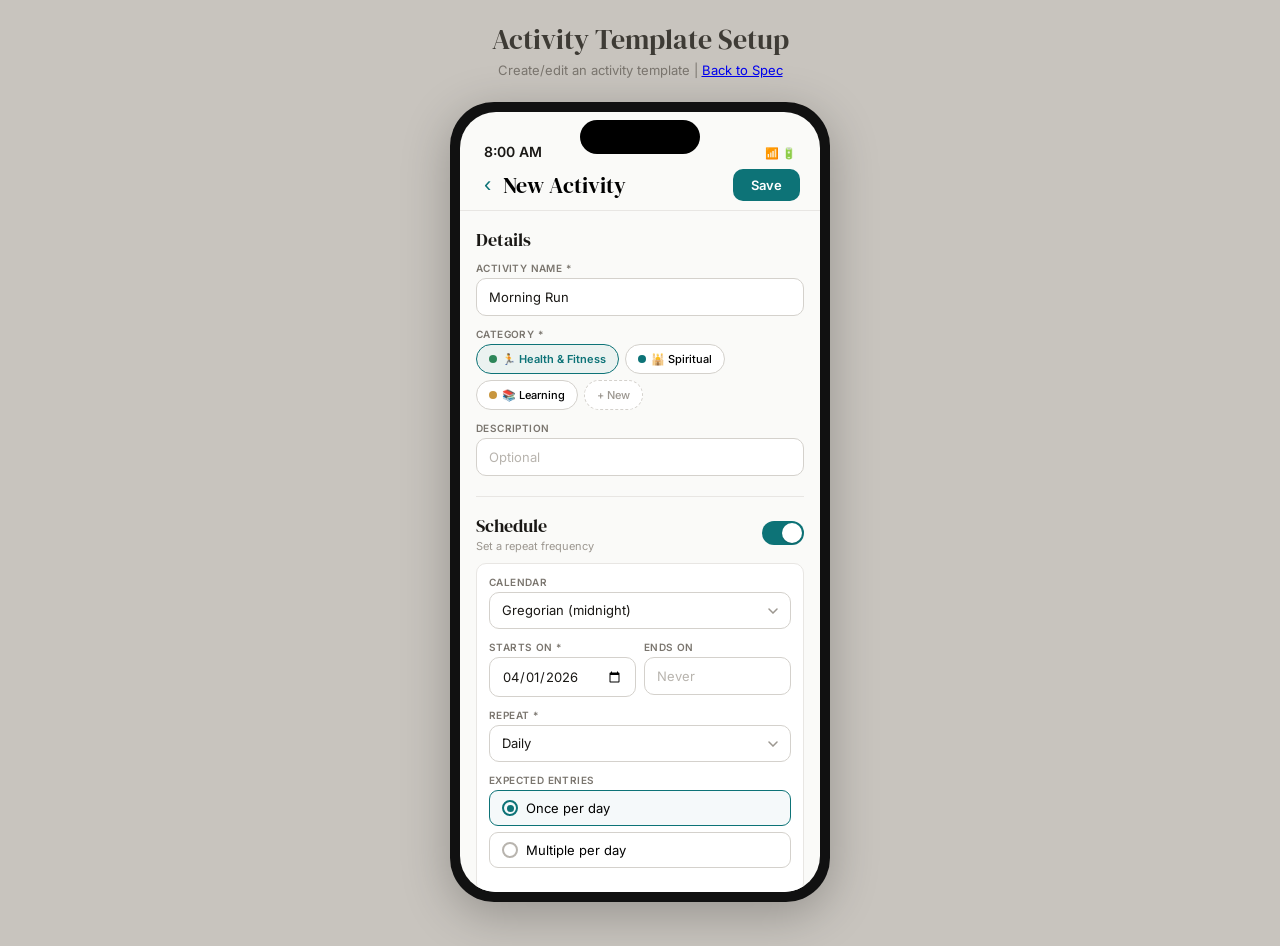
<file: mockups/activity-template.html>
<!DOCTYPE html>
<html lang="en">
<head>
<meta charset="UTF-8">
<meta name="viewport" content="width=device-width, initial-scale=1.0">
<title>Kitab — Activity Template Setup</title>
<link href="https://fonts.googleapis.com/css2?family=DM+Serif+Display&family=Inter:wght@400;500;600;700&family=JetBrains+Mono:wght@400;500&display=swap" rel="stylesheet">
<link rel="stylesheet" href="shared-styles.css">
<style>
.sec{margin-bottom:20px}.sec-title{font-family:'DM Serif Display',serif;font-size:18px;color:var(--tp)}.sec-sub{font-size:11px;color:var(--g400);margin-top:1px}
.fg{margin-bottom:12px}.fl{display:block;font-size:10px;font-weight:600;color:var(--g500);margin-bottom:4px;text-transform:uppercase;letter-spacing:.4px}
.fi{width:100%;padding:10px 12px;border:1.5px solid var(--g200);border-radius:10px;font-size:13px;font-family:'Inter',sans-serif;background:var(--surface);color:var(--tp);outline:none}
.fi:focus{border-color:var(--primary)}.fi::placeholder{color:var(--g300)}
select.fi{appearance:none;background-image:url("data:image/svg+xml,%3Csvg width='10' height='6' viewBox='0 0 10 6' fill='none' xmlns='http://www.w3.org/2000/svg'%3E%3Cpath d='M1 1L5 5L9 1' stroke='%239C9790' stroke-width='1.5' stroke-linecap='round'/%3E%3C/svg%3E");background-repeat:no-repeat;background-position:right 12px center;padding-right:30px;cursor:pointer}
.tg{position:relative;width:42px;height:24px;background:var(--g200);border-radius:12px;cursor:pointer;flex-shrink:0}
.tg.on{background:var(--primary)}.tg::after{content:'';position:absolute;top:2px;left:2px;width:20px;height:20px;background:#fff;border-radius:50%;transition:transform .2s;box-shadow:0 1px 2px rgba(0,0,0,.15)}.tg.on::after{transform:translateX(18px)}
.sh2{display:flex;align-items:center;justify-content:space-between;margin-bottom:10px}
.cat-grid{display:flex;flex-wrap:wrap;gap:6px}
.cc{display:flex;align-items:center;gap:5px;padding:7px 12px;border-radius:18px;font-size:11px;font-weight:500;cursor:pointer;border:1.5px solid var(--g200);background:var(--surface)}
.cc.sel{border-color:var(--primary);background:rgba(13,115,119,.06);color:var(--primary);font-weight:600}
.cd2{width:8px;height:8px;border-radius:50%}
.fc-wrap{display:flex;flex-wrap:wrap;gap:5px;margin-bottom:8px}
.fc{padding:6px 12px;border-radius:16px;font-size:11px;font-weight:500;cursor:pointer;border:1.5px solid var(--g200);background:var(--surface);color:var(--ts)}
.fc.added{border-color:var(--primary);background:rgba(13,115,119,.06);color:var(--primary)}
.fl-item{display:flex;align-items:center;gap:8px;padding:10px 12px;border:1px solid var(--g100);border-radius:10px;background:var(--surface);margin-bottom:6px}
.fl-drag{color:var(--g300);font-size:14px}.fl-num{font-family:'JetBrains Mono',monospace;font-size:10px;color:var(--g400);width:16px;text-align:center}
.fl-info2{flex:1}.fl-name2{font-size:12px;font-weight:500}.fl-type2{font-size:10px;color:var(--g400)}
.sum-card{background:var(--surface);border:1px solid var(--g100);border-radius:10px;padding:16px;position:relative;overflow:hidden}
.sum-text{position:relative;z-index:1;font-size:13px;line-height:1.7;color:var(--ts)}
.sum-text strong{color:var(--tp);font-weight:600}
.dv{height:1px;background:var(--g100);margin:16px 0}
.sv-btn{padding:8px 18px;border-radius:10px;font-size:13px;font-weight:600;cursor:pointer;border:none;background:var(--primary);color:#fff;font-family:'Inter',sans-serif}
.back-btn{font-size:22px;color:var(--primary);background:none;border:none;padding:4px;cursor:pointer}
</style>
</head>
<body>
<div class="page-header">
  <div class="page-title">Activity Template Setup</div>
  <div class="page-subtitle">Create/edit an activity template | <a href="../docs/spec.html#templates">Back to Spec</a></div>
</div>

<div class="row">
<div class="phone-frame"><div class="ds phone">
<div class="dyn-isl"></div>
<div class="stat-bar"><span>8:00 AM</span><span style="font-size:11px">📶 🔋</span></div>
<div class="app-bar" style="border-bottom:1px solid var(--g100)">
  <div style="display:flex;align-items:center;gap:8px"><button class="back-btn">‹</button><span style="font-family:'DM Serif Display',serif;font-size:22px">New Activity</span></div>
  <button class="sv-btn">Save</button>
</div>

<div class="ct" style="padding:16px">

<!-- DETAILS -->
<div class="sec">
  <div class="sh2"><div><div class="sec-title">Details</div></div></div>
  <div class="fg"><label class="fl">Activity Name *</label><input class="fi" value="Morning Run" placeholder="e.g. Morning Run"></div>
  <div class="fg">
    <label class="fl">Category *</label>
    <div class="cat-grid">
      <div class="cc sel"><div class="cd2" style="background:#2D8659"></div>🏃 Health & Fitness</div>
      <div class="cc"><div class="cd2" style="background:#0D7377"></div>🕌 Spiritual</div>
      <div class="cc"><div class="cd2" style="background:#C8963E"></div>📚 Learning</div>
      <div class="cc" style="border-style:dashed;color:var(--g400)">+ New</div>
    </div>
  </div>
  <div class="fg"><label class="fl">Description</label><input class="fi" placeholder="Optional"></div>
</div>

<div class="dv"></div>

<!-- SCHEDULE -->
<div class="sec">
  <div class="sh2"><div><div class="sec-title">Schedule</div><div class="sec-sub">Set a repeat frequency</div></div><div class="tg on"></div></div>
  <div style="background:var(--surface);border:1px solid var(--g100);border-radius:10px;padding:12px;margin-top:8px">
    <div class="fg"><label class="fl">Calendar</label><select class="fi"><option>Gregorian (midnight)</option><option>Hijri (sunset)</option></select></div>
    <div style="display:flex;gap:8px">
      <div class="fg" style="flex:1"><label class="fl">Starts on *</label><input class="fi" type="date" value="2026-04-01"></div>
      <div class="fg" style="flex:1"><label class="fl">Ends on</label><input class="fi" placeholder="Never"></div>
    </div>
    <div class="fg"><label class="fl">Repeat *</label><select class="fi"><option>Daily</option></select></div>
    <div class="fg"><label class="fl">Expected entries</label>
      <div style="display:flex;flex-direction:column;gap:6px">
        <div style="display:flex;align-items:center;gap:8px;padding:9px 12px;border:1.5px solid var(--primary);border-radius:9px;background:rgba(13,115,119,.04);font-size:13px"><div style="width:16px;height:16px;border-radius:50%;border:2px solid var(--primary);display:flex;align-items:center;justify-content:center"><div style="width:7px;height:7px;border-radius:50%;background:var(--primary)"></div></div>Once per day</div>
        <div style="display:flex;align-items:center;gap:8px;padding:9px 12px;border:1.5px solid var(--g200);border-radius:9px;font-size:13px"><div style="width:16px;height:16px;border-radius:50%;border:2px solid var(--g300)"></div>Multiple per day</div>
      </div>
    </div>
  </div>
</div>

<div class="dv"></div>

<!-- FIELDS -->
<div class="sec">
  <div class="sh2"><div><div class="sec-title">Fields</div><div class="sec-sub">Data to capture per entry</div></div></div>
  <div style="margin-bottom:4px;font-size:9px;font-weight:600;color:var(--g400);text-transform:uppercase;letter-spacing:.4px">Preset</div>
  <div class="fc-wrap">
    <div class="fc added">+ Start Time</div>
    <div class="fc">+ End Time</div>
    <div class="fc added">+ Duration</div>
  </div>
  <div style="margin-bottom:4px;font-size:9px;font-weight:600;color:var(--g400);text-transform:uppercase;letter-spacing:.4px">Custom</div>
  <div class="fc-wrap">
    <div class="fc added">+ Number</div><div class="fc">+ Text</div><div class="fc">+ Star Rating</div><div class="fc">+ Mood</div>
    <div class="fc added">+ Yes / No</div><div class="fc">+ Single Choice</div><div class="fc">+ Multiple Choice</div>
    <div class="fc">+ Range</div><div class="fc">+ Location</div><div class="fc">+ List</div>
  </div>

  <div class="fl-item"><span class="fl-drag">≡</span><span class="fl-num">1.</span><div class="fl-info2"><div class="fl-name2">Start Time</div><div class="fl-type2">Start Time (preset)</div></div></div>
  <div class="fl-item"><span class="fl-drag">≡</span><span class="fl-num">2.</span><div class="fl-info2"><div class="fl-name2">Duration</div><div class="fl-type2">Duration (preset)</div></div></div>
  <div class="fl-item"><span class="fl-drag">≡</span><span class="fl-num">3.</span><div class="fl-info2"><div class="fl-name2">Distance</div><div class="fl-type2">Number · km</div></div></div>
  <div class="fl-item"><span class="fl-drag">≡</span><span class="fl-num">4.</span><div class="fl-info2"><div class="fl-name2">Completed?</div><div class="fl-type2">Yes / No</div></div></div>
</div>

<div class="dv"></div>

<!-- GOALS -->
<div class="sec">
  <div class="sh2"><div><div class="sec-title">Goals</div><div class="sec-sub">Set targets</div></div><div class="tg on"></div></div>
  <div style="background:var(--surface);border:1px solid var(--g100);border-radius:10px;padding:12px;margin-top:8px">
    <div style="display:flex;border:1.5px solid var(--g200);border-radius:9px;overflow:hidden;margin-bottom:12px">
      <div style="flex:1;padding:9px;text-align:center;font-size:12px;font-weight:500;background:var(--primary);color:#fff">Quick Setup</div>
      <div style="flex:1;padding:9px;text-align:center;font-size:12px;font-weight:500;color:var(--ts);cursor:pointer">Custom Goal</div>
    </div>
    <div style="font-size:14px;line-height:2.2">
      I want the <span style="font-weight:600;color:var(--primary);border-bottom:2px solid var(--primary)">distance</span> to be <span style="font-weight:600;color:var(--primary);border-bottom:2px solid var(--primary)">at least</span> <span style="font-weight:600;color:var(--primary);border-bottom:2px solid var(--primary)">5</span> <span style="font-weight:600;color:var(--primary)">km</span> per <span style="font-weight:600;color:var(--primary)">day</span>
    </div>
  </div>
</div>

<div class="dv"></div>

<!-- SUMMARY -->
<div class="sec">
  <div class="sh2"><div class="sec-title">Summary</div></div>
  <div class="sum-card">
    <div style="position:absolute;top:0;left:0;right:0;bottom:0;opacity:.04;background-image:url('data:image/svg+xml,%3Csvg width=%2260%22 height=%2260%22 viewBox=%220 0 60 60%22 xmlns=%22http://www.w3.org/2000/svg%22%3E%3Cg fill=%22none%22 stroke=%22%230D7377%22 stroke-width=%220.8%22%3E%3Cpolygon points=%2230,5 50,17.5 50,42.5 30,55 10,42.5 10,17.5%22/%3E%3C/g%3E%3C/svg%3E');background-size:60px"></div>
    <div class="sum-text"><strong>Morning Run</strong> is a Health & Fitness activity. Scheduled <strong>daily</strong> starting April 1, 2026 (Gregorian). Each entry captures <strong>start time</strong>, <strong>duration</strong>, <strong>distance (km)</strong>, and <strong>completion status</strong>. Your goal is the <strong>distance to be at least 5 km per day</strong>. Your streak counts consecutive completions — excused days preserve it without advancing.</div>
  </div>
</div>

<div style="height:24px"></div>
</div>
</div></div>
</div>
</body>
</html>
</file>
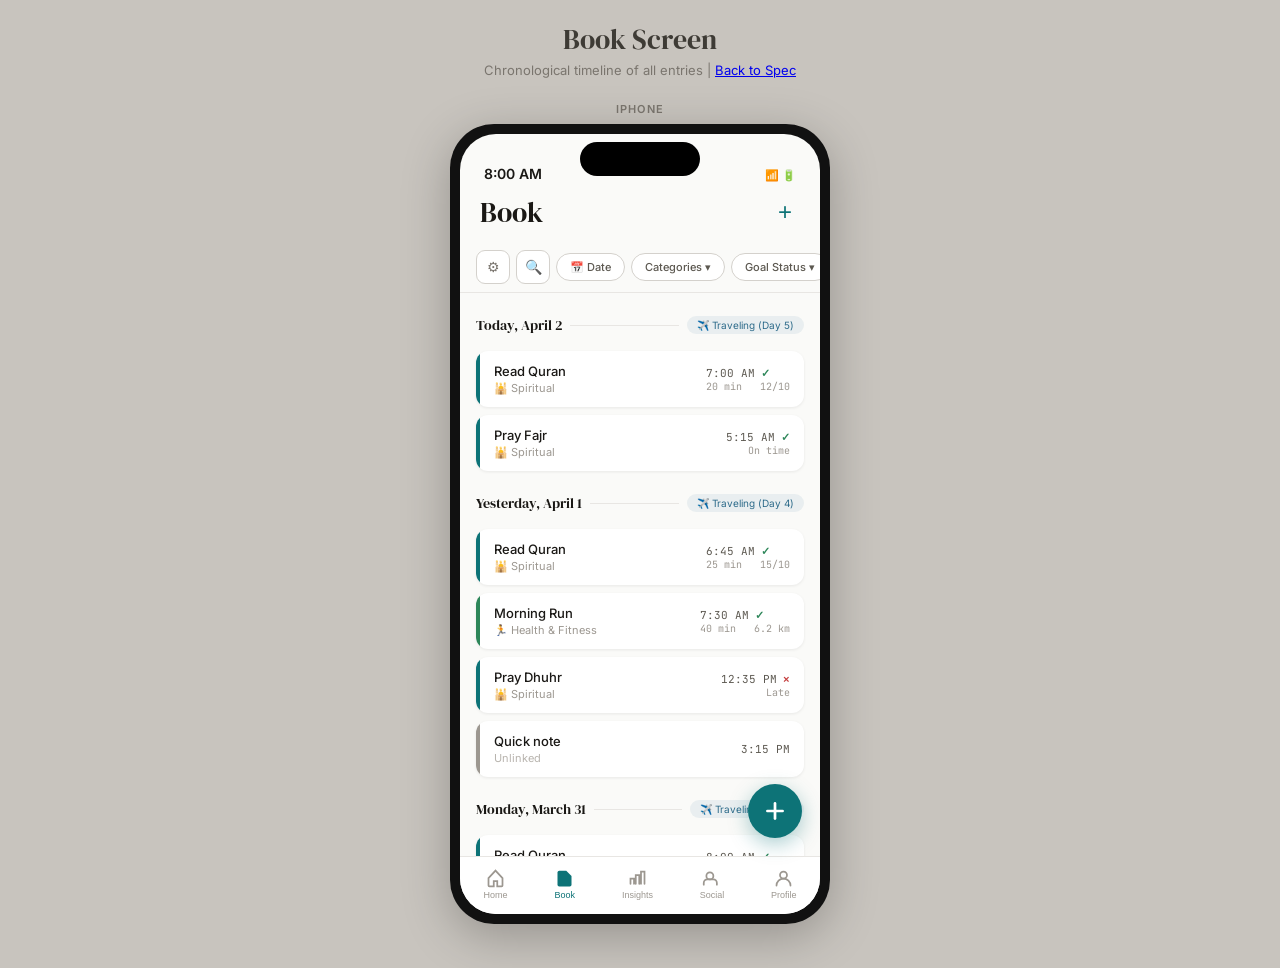
<file: mockups/book-screen.html>
<!DOCTYPE html>
<html lang="en">
<head>
<meta charset="UTF-8">
<meta name="viewport" content="width=device-width, initial-scale=1.0">
<title>Kitab — Book Screen Mockup</title>
<link href="https://fonts.googleapis.com/css2?family=DM+Serif+Display&family=Inter:wght@400;500;600;700&family=JetBrains+Mono:wght@400;500&display=swap" rel="stylesheet">
<link rel="stylesheet" href="shared-styles.css">
<style>
.filter-row{display:flex;align-items:center;gap:6px;padding:8px 16px;flex-shrink:0;overflow-x:auto;border-bottom:1px solid var(--g100)}.filter-row::-webkit-scrollbar{display:none}
.fbtn{width:34px;height:34px;display:flex;align-items:center;justify-content:center;border:1.5px solid var(--g200);border-radius:9px;background:var(--surface);cursor:pointer;flex-shrink:0;color:var(--g500);font-size:14px}
.fchip{padding:6px 13px;border-radius:16px;font-size:11px;font-weight:500;cursor:pointer;border:1.5px solid var(--g200);background:var(--surface);color:var(--ts);white-space:nowrap;flex-shrink:0}
.fchip.active{border-color:var(--primary);background:rgba(13,115,119,.06);color:var(--primary);font-weight:600}
.day-sep{display:flex;align-items:center;gap:8px;margin:16px 0 10px;position:sticky;top:0;z-index:10;background:var(--bg);padding:6px 0}
.day-sep:first-child{margin-top:8px}
.day-text{font-family:'DM Serif Display',serif;font-size:14px;color:var(--tp);white-space:nowrap}
.day-line{flex:1;height:1px;background:var(--g100)}
.day-cond{display:inline-flex;align-items:center;gap:4px;padding:3px 10px;background:rgba(45,107,138,.08);border-radius:12px;font-size:10px;color:var(--info);white-space:nowrap}
.entry-card{display:flex;align-items:stretch;background:var(--surface);border-radius:12px;margin-bottom:8px;box-shadow:0 1px 3px rgba(26,24,21,.08);overflow:hidden}
.ec-border{width:4px;flex-shrink:0;border-radius:12px 0 0 12px}
.ec-body{flex:1;padding:12px 14px;display:flex;align-items:center;gap:10px}
.ec-left{flex:1;min-width:0}
.ec-name{font-size:13px;font-weight:500;color:var(--tp)}
.ec-cat{font-size:11px;color:var(--g400);display:flex;align-items:center;gap:4px;margin-top:2px}
.ec-right{text-align:right;flex-shrink:0}
.ec-time{font-size:11px;color:var(--ts);font-family:'JetBrains Mono',monospace;display:flex;align-items:center;gap:6px}
.ec-goal{font-weight:600}
.ec-goal.met{color:var(--success)}
.ec-goal.not-met{color:var(--error)}
.ec-dur{font-size:10px;color:var(--g400);font-family:'JetBrains Mono',monospace}
.plus-btn{background:none;border:none;cursor:pointer;font-size:24px;color:var(--primary);padding:8px}
</style>
</head>
<body>
<div class="page-header">
  <div class="page-title">Book Screen</div>
  <div class="page-subtitle">Chronological timeline of all entries | <a href="../docs/spec.html#screen-book">Back to Spec</a></div>
</div>

<!-- iPhone -->
<div class="row-label">iPhone</div>
<div class="row">
<div class="phone-frame"><div class="ds phone">
<div class="dyn-isl"></div>
<div class="stat-bar"><span>8:00 AM</span><span style="font-size:11px">📶 🔋</span></div>
<div class="app-bar"><h1>Book</h1><button class="plus-btn">+</button></div>

<div class="filter-row">
  <button class="fbtn">⚙</button>
  <button class="fbtn">🔍</button>
  <div class="fchip">📅 Date</div>
  <div class="fchip">Categories ▾</div>
  <div class="fchip">Goal Status ▾</div>
  <div class="fchip">Conditions</div>
</div>

<div class="ct" style="padding-top:8px">
  <!-- Today -->
  <div class="day-sep">
    <span class="day-text">Today, April 2</span>
    <div class="day-line"></div>
    <div class="day-cond">✈️ Traveling (Day 5)</div>
  </div>

  <div class="entry-card"><div class="ec-border" style="background:#0D7377"></div><div class="ec-body"><div class="ec-left"><div class="ec-name">Read Quran</div><div class="ec-cat">🕌 Spiritual</div></div><div class="ec-right"><div class="ec-time">7:00 AM <span class="ec-goal met">✓</span></div><div class="ec-dur">20 min &nbsp; 12/10</div></div></div></div>

  <div class="entry-card"><div class="ec-border" style="background:#0D7377"></div><div class="ec-body"><div class="ec-left"><div class="ec-name">Pray Fajr</div><div class="ec-cat">🕌 Spiritual</div></div><div class="ec-right"><div class="ec-time">5:15 AM <span class="ec-goal met">✓</span></div><div class="ec-dur">On time</div></div></div></div>

  <!-- Yesterday -->
  <div class="day-sep">
    <span class="day-text">Yesterday, April 1</span>
    <div class="day-line"></div>
    <div class="day-cond">✈️ Traveling (Day 4)</div>
  </div>

  <div class="entry-card"><div class="ec-border" style="background:#0D7377"></div><div class="ec-body"><div class="ec-left"><div class="ec-name">Read Quran</div><div class="ec-cat">🕌 Spiritual</div></div><div class="ec-right"><div class="ec-time">6:45 AM <span class="ec-goal met">✓</span></div><div class="ec-dur">25 min &nbsp; 15/10</div></div></div></div>

  <div class="entry-card"><div class="ec-border" style="background:#2D8659"></div><div class="ec-body"><div class="ec-left"><div class="ec-name">Morning Run</div><div class="ec-cat">🏃 Health & Fitness</div></div><div class="ec-right"><div class="ec-time">7:30 AM <span class="ec-goal met">✓</span></div><div class="ec-dur">40 min &nbsp; 6.2 km</div></div></div></div>

  <div class="entry-card"><div class="ec-border" style="background:#0D7377"></div><div class="ec-body"><div class="ec-left"><div class="ec-name">Pray Dhuhr</div><div class="ec-cat">🕌 Spiritual</div></div><div class="ec-right"><div class="ec-time">12:35 PM <span class="ec-goal not-met">✕</span></div><div class="ec-dur">Late</div></div></div></div>

  <div class="entry-card"><div class="ec-border" style="background:#9C9790"></div><div class="ec-body"><div class="ec-left"><div class="ec-name">Quick note</div><div class="ec-cat" style="color:var(--g300)">Unlinked</div></div><div class="ec-right"><div class="ec-time">3:15 PM</div></div></div></div>

  <!-- Older -->
  <div class="day-sep">
    <span class="day-text">Monday, March 31</span>
    <div class="day-line"></div>
    <div class="day-cond">✈️ Traveling started</div>
  </div>

  <div class="entry-card"><div class="ec-border" style="background:#0D7377"></div><div class="ec-body"><div class="ec-left"><div class="ec-name">Read Quran</div><div class="ec-cat">🕌 Spiritual</div></div><div class="ec-right"><div class="ec-time">8:00 AM <span class="ec-goal met">✓</span></div><div class="ec-dur">15 min &nbsp; 10/10</div></div></div></div>

  <div class="entry-card"><div class="ec-border" style="background:#C8963E"></div><div class="ec-body"><div class="ec-left"><div class="ec-name">Study Arabic</div><div class="ec-cat">📚 Learning</div></div><div class="ec-right"><div class="ec-time">7:00 PM <span class="ec-goal met">✓</span></div><div class="ec-dur">30 min</div></div></div></div>

  <div class="entry-card"><div class="ec-border" style="background:#2D8659"></div><div class="ec-body"><div class="ec-left"><div class="ec-name">Body Weight</div><div class="ec-cat">🏃 Health &nbsp;<span style="background:var(--g100);border-radius:50%;width:14px;height:14px;display:inline-flex;align-items:center;justify-content:center;font-size:8px;color:var(--g500)">ⓘ</span></div></div><div class="ec-right"><div class="ec-time">6:30 AM</div><div class="ec-dur">178 lbs</div></div></div></div>
</div>

<button class="fab"><svg viewBox="0 0 24 24" fill="none" stroke="currentColor" stroke-width="2.5" stroke-linecap="round"><line x1="12" y1="5" x2="12" y2="19"/><line x1="5" y1="12" x2="19" y2="12"/></svg></button>

<div class="bnav">
  <button class="ni"><svg viewBox="0 0 24 24" fill="none" stroke="currentColor" stroke-width="2" stroke-linecap="round"><path d="M20 11.5V20a1 1 0 0 1-1 1h-5v-6h-4v6H5a1 1 0 0 1-1-1v-8.5L12 3l8 8.5z"/></svg><span class="nl">Home</span></button>
  <button class="ni a"><svg viewBox="0 0 24 24" fill="currentColor"><path d="M4 19V5a2 2 0 0 1 2-2h8l6 6v10a2 2 0 0 1-2 2H6a2 2 0 0 1-2-2z"/></svg><span class="nl">Book</span></button>
  <button class="ni"><svg viewBox="0 0 24 24" fill="none" stroke="currentColor" stroke-width="2" stroke-linecap="round"><path d="M4 18V12h4v6M10 18V8h4v10M16 18V4h4v14"/></svg><span class="nl">Insights</span></button>
  <button class="ni"><svg viewBox="0 0 24 24" fill="none" stroke="currentColor" stroke-width="2" stroke-linecap="round"><circle cx="9" cy="9" r="4"/><path d="M17 19v-2a4 4 0 0 0-4-4H6a4 4 0 0 0-4 4v2"/></svg><span class="nl">Social</span></button>
  <button class="ni"><svg viewBox="0 0 24 24" fill="none" stroke="currentColor" stroke-width="2" stroke-linecap="round"><circle cx="12" cy="8" r="4"/><path d="M4 20a8 8 0 0 1 16 0"/></svg><span class="nl">Profile</span></button>
</div>
</div></div>
</div>
</body>
</html>
</file>
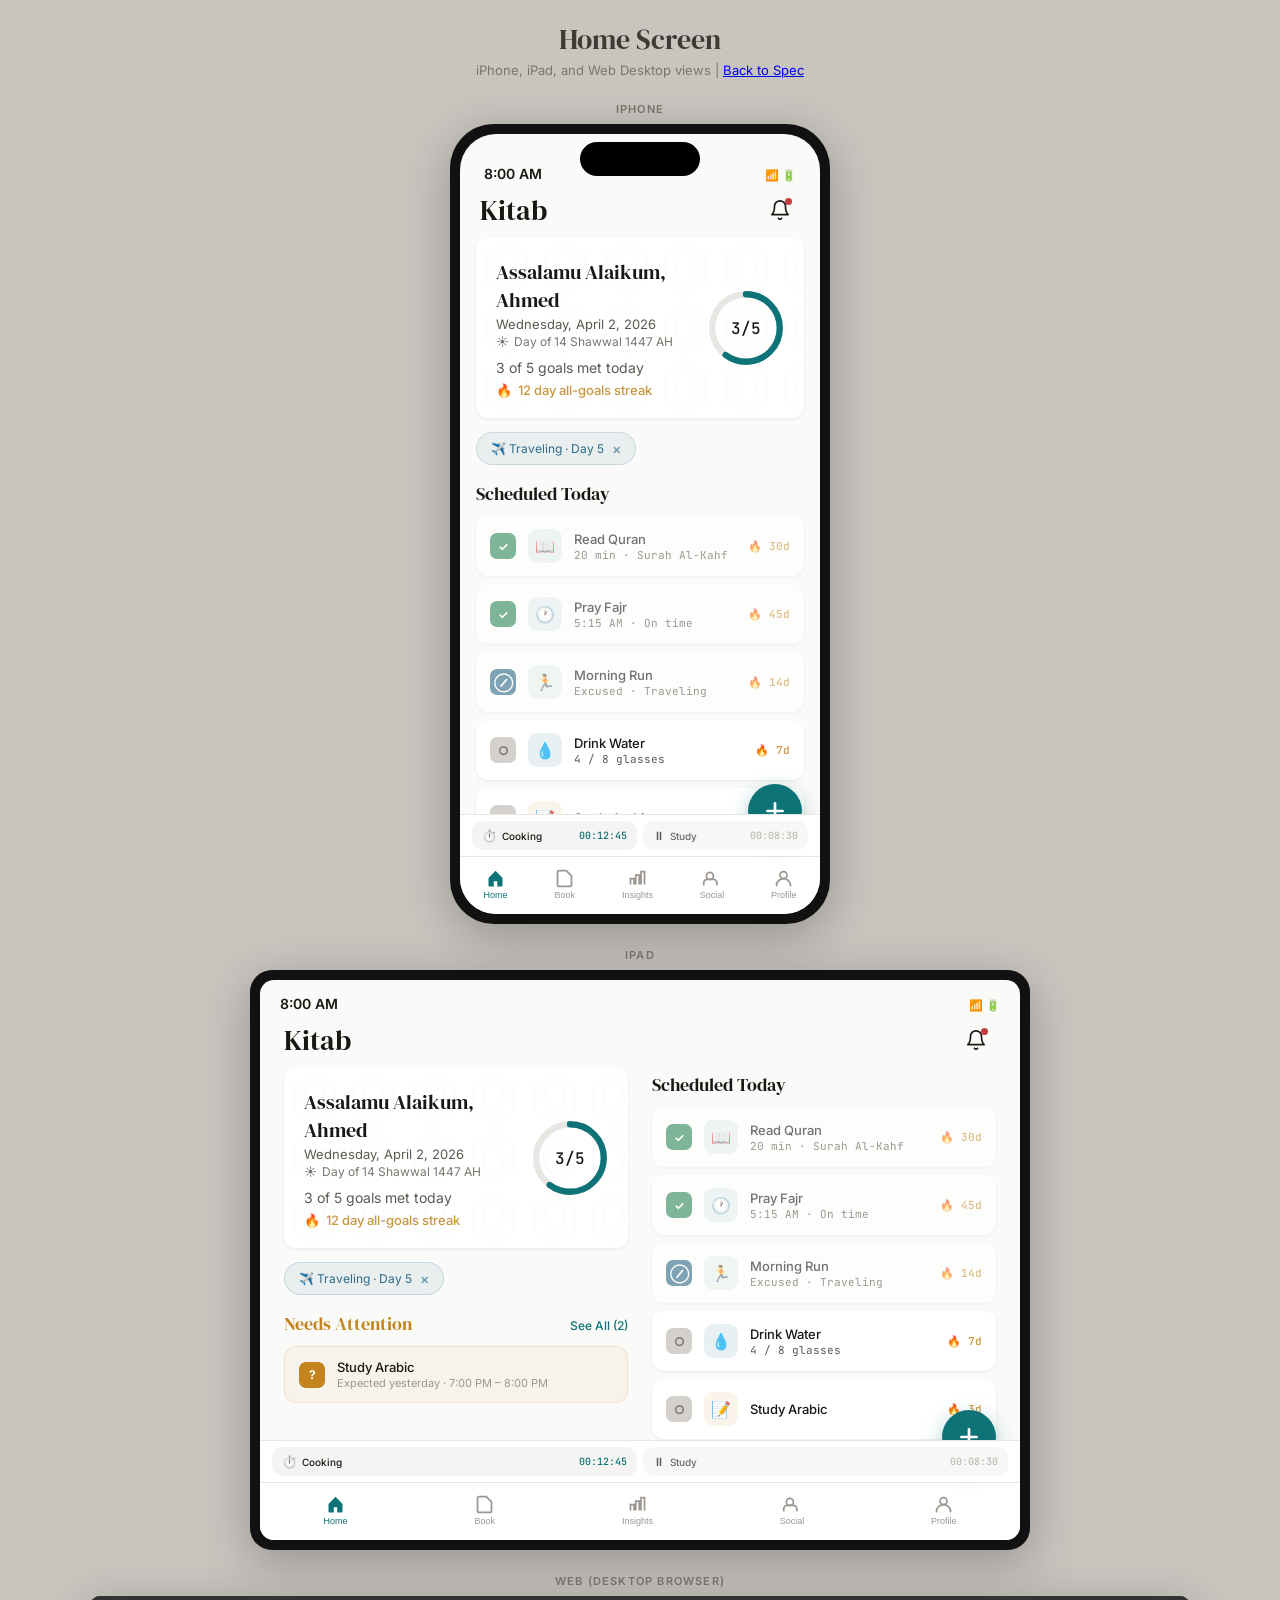
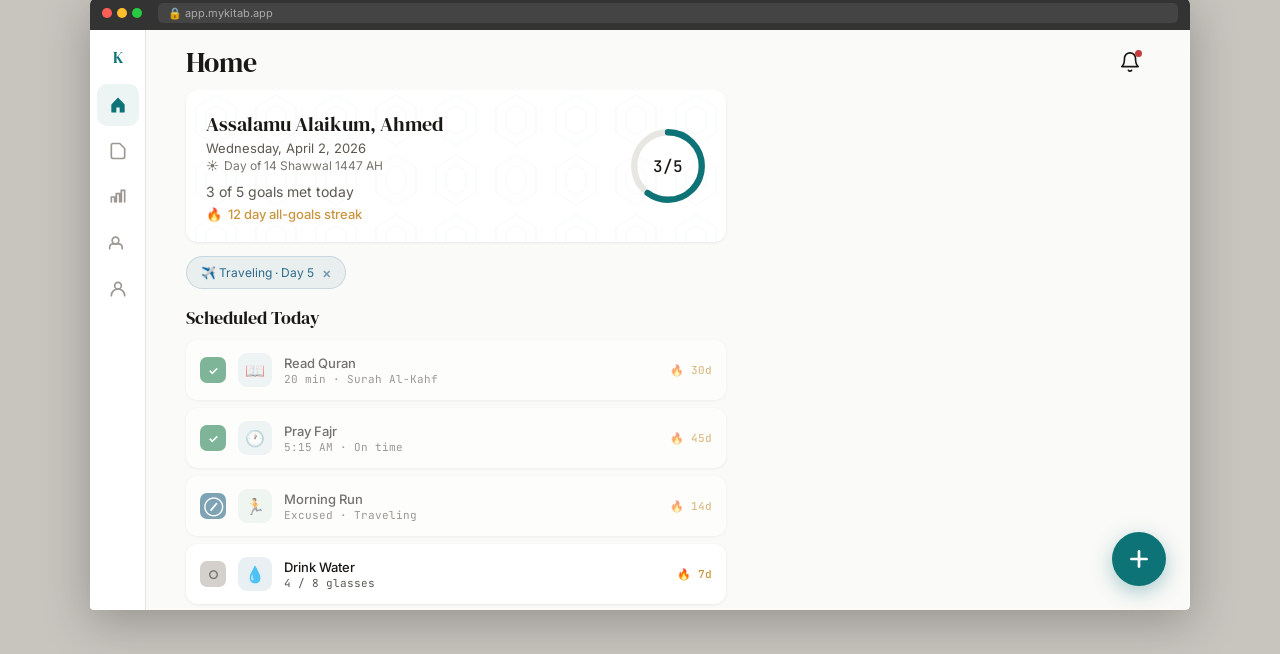
<file: mockups/home-screen.html>
<!DOCTYPE html>
<html lang="en">
<head>
<meta charset="UTF-8">
<meta name="viewport" content="width=device-width, initial-scale=1.0">
<title>Kitab — Home Screen Mockup</title>
<link href="https://fonts.googleapis.com/css2?family=DM+Serif+Display&family=Inter:wght@400;500;600;700&family=JetBrains+Mono:wght@400;500&display=swap" rel="stylesheet">
<link rel="stylesheet" href="shared-styles.css">
<style>
/* Summary card */
.sc-inner{position:relative;z-index:1;display:flex;gap:16px;align-items:center}
.sc-text{flex:1}
.greet{font-family:'DM Serif Display',serif;font-size:20px;color:var(--tp);margin-bottom:2px}
.date-ln{font-size:13px;color:var(--ts);margin-bottom:2px}
.hijri-ln{font-size:12px;color:var(--g500);display:flex;align-items:center;gap:5px;margin-bottom:10px}
.sc-stat{font-size:14px;color:var(--ts);margin-bottom:4px}
.strk-row{display:flex;align-items:center;gap:6px;font-size:13px;font-weight:500;color:var(--accent);margin-top:6px}
.rw{flex-shrink:0;position:relative;width:76px;height:76px}
.rw svg{transform:rotate(-90deg);width:76px;height:76px}
.rt{fill:none;stroke:var(--g100);stroke-width:6}
.rf{fill:none;stroke:var(--primary);stroke-width:6;stroke-linecap:round}
.rtx{position:absolute;top:50%;left:50%;transform:translate(-50%,-50%);font-family:'JetBrains Mono',monospace;font-size:16px;font-weight:500;color:var(--tp)}

/* Condition chips */
.cc-row{display:flex;gap:8px;margin-bottom:14px;overflow-x:auto;padding-bottom:2px}
.cc-row::-webkit-scrollbar{display:none}
.cchip{display:flex;align-items:center;gap:6px;background:rgba(45,107,138,.08);border:1px solid rgba(45,107,138,.18);border-radius:20px;padding:7px 14px;font-size:12px;color:var(--info);white-space:nowrap;cursor:pointer;flex-shrink:0}
.cchip .cx{font-size:14px;margin-left:2px;opacity:.6;font-weight:600}

/* Attention cards */
.attc{display:flex;align-items:center;gap:12px;background:rgba(196,132,29,.06);border:1px solid rgba(196,132,29,.15);border-radius:12px;padding:12px 14px;cursor:pointer;margin-bottom:8px}
.att-name{font-size:13px;font-weight:500;color:var(--tp)}
.att-sub{font-size:11px;color:var(--g400);margin-top:1px}

/* Timer bar */
.timer-bar{display:flex;gap:6px;padding:6px 12px;background:var(--surface);border-top:1px solid var(--g100);flex-shrink:0;overflow-x:auto;z-index:60;position:relative}
.timer-bar::-webkit-scrollbar{display:none}
.timer-chip{display:flex;align-items:center;gap:5px;background:var(--g50);border-radius:10px;padding:7px 10px;cursor:pointer;flex-shrink:0;flex:1;min-width:0}
.timer-chip.paused{opacity:.65}
.t-icon{font-size:12px;flex-shrink:0}
.t-name{font-size:10px;font-weight:500;color:var(--tp);overflow:hidden;white-space:nowrap;text-overflow:ellipsis;flex:1;min-width:0}
.t-time{font-family:'JetBrains Mono',monospace;font-size:10px;font-weight:500;color:var(--primary);flex-shrink:0;white-space:nowrap}
.timer-chip.paused .t-time{color:var(--g400)}

/* See all link */
.see-all{font-size:12px;color:var(--primary);text-decoration:none;font-weight:500;cursor:pointer}

/* Tablet columns */
.tab-cols{display:flex;gap:24px;padding:0 24px 100px;flex:1;overflow-y:auto}
.tab-cols::-webkit-scrollbar{display:none}
.tab-col{flex:1;min-width:0}

/* Web content */
.web-ct{padding:0 40px 40px;max-width:620px;flex:1;overflow-y:auto}
.web-ct::-webkit-scrollbar{display:none}
</style>
</head>
<body>
<div class="page-header">
  <div class="page-title">Home Screen</div>
  <div class="page-subtitle">iPhone, iPad, and Web Desktop views | <a href="../docs/spec.html#screen-home">Back to Spec</a></div>
</div>

<!-- ROW 1: iPhone -->
<div class="row-label">iPhone</div>
<div class="row">
<div class="phone-frame"><div class="ds phone">
<div class="dyn-isl"></div>
<div class="stat-bar"><span>8:00 AM</span><span style="font-size:11px">📶 🔋</span></div>
<div class="app-bar">
  <h1>Kitab</h1>
  <button class="ib"><svg viewBox="0 0 24 24" fill="none" stroke="currentColor" stroke-width="1.8" stroke-linecap="round" stroke-linejoin="round"><path d="M18 8A6 6 0 0 0 6 8c0 7-3 9-3 9h18s-3-2-3-9"/><path d="M13.73 21a2 2 0 0 1-3.46 0"/></svg><div class="nd"></div></button>
</div>
<div class="ct">
  <!-- Summary Card -->
  <div class="sc">
    <div class="gp"></div>
    <div class="sc-inner">
      <div class="sc-text">
        <div class="greet">Assalamu Alaikum, Ahmed</div>
        <div class="date-ln">Wednesday, April 2, 2026</div>
        <div class="hijri-ln"><span>☀</span><span>Day of 14 Shawwal 1447 AH</span></div>
        <div class="sc-stat">3 of 5 goals met today</div>
        <div class="strk-row">🔥 <span>12 day all-goals streak</span></div>
      </div>
      <div class="rw">
        <svg viewBox="0 0 72 72"><circle class="rt" cx="36" cy="36" r="32"/><circle class="rf" cx="36" cy="36" r="32" stroke-dasharray="201" stroke-dashoffset="80"/></svg>
        <div class="rtx">3/5</div>
      </div>
    </div>
  </div>

  <!-- Condition chips -->
  <div class="cc-row">
    <div class="cchip">✈️ Traveling · Day 5 <span class="cx">×</span></div>
  </div>

  <!-- Scheduled Today -->
  <div class="sh"><h2>Scheduled Today</h2></div>
  <div class="al">
    <div class="ac faded"><div class="si si-done">✓</div><div class="ai" style="background:rgba(13,115,119,.1)">📖</div><div class="ainfo"><div class="aname">Read Quran</div><div class="asub">20 min · Surah Al-Kahf</div></div><div class="sbadge">🔥 30d</div></div>
    <div class="ac faded"><div class="si si-done">✓</div><div class="ai" style="background:rgba(13,115,119,.1)">🕐</div><div class="ainfo"><div class="aname">Pray Fajr</div><div class="asub">5:15 AM · On time</div></div><div class="sbadge">🔥 45d</div></div>
    <div class="ac faded"><div class="si si-exc">⊘</div><div class="ai" style="background:rgba(45,134,89,.1)">🏃</div><div class="ainfo"><div class="aname">Morning Run</div><div class="asub">Excused · Traveling</div></div><div class="sbadge">🔥 14d</div></div>
    <div class="ac"><div class="si si-prog">○</div><div class="ai" style="background:rgba(45,107,138,.1)">💧</div><div class="ainfo"><div class="aname">Drink Water</div><div class="asub">4 / 8 glasses</div></div><div class="sbadge">🔥 7d</div></div>
    <div class="ac"><div class="si si-prog">○</div><div class="ai" style="background:rgba(200,150,62,.1)">📝</div><div class="ainfo"><div class="aname">Study Arabic</div></div><div class="sbadge">🔥 3d</div></div>
  </div>

  <!-- Needs Attention -->
  <div class="sh att"><h2>Needs Attention</h2><span class="see-all">See All (2)</span></div>
  <div class="attc"><div class="si si-pend">?</div><div class="ainfo"><div class="att-name">Study Arabic</div><div class="att-sub">Expected yesterday · 7:00 PM – 8:00 PM</div></div></div>
</div>

<button class="fab"><svg viewBox="0 0 24 24" fill="none" stroke="currentColor" stroke-width="2.5" stroke-linecap="round"><line x1="12" y1="5" x2="12" y2="19"/><line x1="5" y1="12" x2="19" y2="12"/></svg></button>

<!-- Timer bar -->
<div class="timer-bar">
  <div class="timer-chip"><span class="t-icon">⏱️</span><span class="t-name">Cooking</span><span class="t-time">00:12:45</span></div>
  <div class="timer-chip paused"><span class="t-icon">⏸</span><span class="t-name">Study</span><span class="t-time">00:08:30</span></div>
</div>

<div class="bnav">
  <button class="ni a"><svg viewBox="0 0 24 24" fill="currentColor"><path d="M20 11.5V20a1 1 0 0 1-1 1h-5v-6h-4v6H5a1 1 0 0 1-1-1v-8.5L12 3l8 8.5z"/></svg><span class="nl">Home</span></button>
  <button class="ni"><svg viewBox="0 0 24 24" fill="none" stroke="currentColor" stroke-width="2" stroke-linecap="round"><path d="M4 19V5a2 2 0 0 1 2-2h8l6 6v10a2 2 0 0 1-2 2H6a2 2 0 0 1-2-2z"/></svg><span class="nl">Book</span></button>
  <button class="ni"><svg viewBox="0 0 24 24" fill="none" stroke="currentColor" stroke-width="2" stroke-linecap="round"><path d="M4 18V12h4v6M10 18V8h4v10M16 18V4h4v14"/></svg><span class="nl">Insights</span></button>
  <button class="ni"><svg viewBox="0 0 24 24" fill="none" stroke="currentColor" stroke-width="2" stroke-linecap="round"><circle cx="9" cy="9" r="4"/><path d="M17 19v-2a4 4 0 0 0-4-4H6a4 4 0 0 0-4 4v2"/></svg><span class="nl">Social</span></button>
  <button class="ni"><svg viewBox="0 0 24 24" fill="none" stroke="currentColor" stroke-width="2" stroke-linecap="round"><circle cx="12" cy="8" r="4"/><path d="M4 20a8 8 0 0 1 16 0"/></svg><span class="nl">Profile</span></button>
</div>
</div></div>
</div>

<!-- ROW 2: iPad -->
<div class="row-label">iPad</div>
<div class="row">
<div class="tablet-frame"><div class="ds tablet">
<div class="stat-bar tsb"><span>8:00 AM</span><span style="font-size:11px">📶 🔋</span></div>
<div class="app-bar" style="padding:4px 24px 8px">
  <h1>Kitab</h1>
  <button class="ib"><svg viewBox="0 0 24 24" fill="none" stroke="currentColor" stroke-width="1.8" stroke-linecap="round" stroke-linejoin="round"><path d="M18 8A6 6 0 0 0 6 8c0 7-3 9-3 9h18s-3-2-3-9"/><path d="M13.73 21a2 2 0 0 1-3.46 0"/></svg><div class="nd"></div></button>
</div>
<div class="tab-cols">
  <!-- Left column -->
  <div class="tab-col">
    <div class="sc">
      <div class="gp"></div>
      <div class="sc-inner">
        <div class="sc-text">
          <div class="greet">Assalamu Alaikum, Ahmed</div>
          <div class="date-ln">Wednesday, April 2, 2026</div>
          <div class="hijri-ln"><span>☀</span><span>Day of 14 Shawwal 1447 AH</span></div>
          <div class="sc-stat">3 of 5 goals met today</div>
          <div class="strk-row">🔥 <span>12 day all-goals streak</span></div>
        </div>
        <div class="rw">
          <svg viewBox="0 0 72 72"><circle class="rt" cx="36" cy="36" r="32"/><circle class="rf" cx="36" cy="36" r="32" stroke-dasharray="201" stroke-dashoffset="80"/></svg>
          <div class="rtx">3/5</div>
        </div>
      </div>
    </div>
    <div class="cc-row"><div class="cchip">✈️ Traveling · Day 5 <span class="cx">×</span></div></div>
    <div class="sh att"><h2>Needs Attention</h2><span class="see-all">See All (2)</span></div>
    <div class="attc"><div class="si si-pend">?</div><div class="ainfo"><div class="att-name">Study Arabic</div><div class="att-sub">Expected yesterday · 7:00 PM – 8:00 PM</div></div></div>
  </div>
  <!-- Right column -->
  <div class="tab-col">
    <div class="sh"><h2>Scheduled Today</h2></div>
    <div class="al">
      <div class="ac faded"><div class="si si-done">✓</div><div class="ai" style="background:rgba(13,115,119,.1)">📖</div><div class="ainfo"><div class="aname">Read Quran</div><div class="asub">20 min · Surah Al-Kahf</div></div><div class="sbadge">🔥 30d</div></div>
      <div class="ac faded"><div class="si si-done">✓</div><div class="ai" style="background:rgba(13,115,119,.1)">🕐</div><div class="ainfo"><div class="aname">Pray Fajr</div><div class="asub">5:15 AM · On time</div></div><div class="sbadge">🔥 45d</div></div>
      <div class="ac faded"><div class="si si-exc">⊘</div><div class="ai" style="background:rgba(45,134,89,.1)">🏃</div><div class="ainfo"><div class="aname">Morning Run</div><div class="asub">Excused · Traveling</div></div><div class="sbadge">🔥 14d</div></div>
      <div class="ac"><div class="si si-prog">○</div><div class="ai" style="background:rgba(45,107,138,.1)">💧</div><div class="ainfo"><div class="aname">Drink Water</div><div class="asub">4 / 8 glasses</div></div><div class="sbadge">🔥 7d</div></div>
      <div class="ac"><div class="si si-prog">○</div><div class="ai" style="background:rgba(200,150,62,.1)">📝</div><div class="ainfo"><div class="aname">Study Arabic</div></div><div class="sbadge">🔥 3d</div></div>
    </div>
  </div>
</div>
<button class="fab" style="bottom:76px;right:24px"><svg viewBox="0 0 24 24" fill="none" stroke="currentColor" stroke-width="2.5" stroke-linecap="round"><line x1="12" y1="5" x2="12" y2="19"/><line x1="5" y1="12" x2="19" y2="12"/></svg></button>
<div class="timer-bar">
  <div class="timer-chip"><span class="t-icon">⏱️</span><span class="t-name">Cooking</span><span class="t-time">00:12:45</span></div>
  <div class="timer-chip paused"><span class="t-icon">⏸</span><span class="t-name">Study</span><span class="t-time">00:08:30</span></div>
</div>
<div class="bnav">
  <button class="ni a"><svg viewBox="0 0 24 24" fill="currentColor"><path d="M20 11.5V20a1 1 0 0 1-1 1h-5v-6h-4v6H5a1 1 0 0 1-1-1v-8.5L12 3l8 8.5z"/></svg><span class="nl">Home</span></button>
  <button class="ni"><svg viewBox="0 0 24 24" fill="none" stroke="currentColor" stroke-width="2" stroke-linecap="round"><path d="M4 19V5a2 2 0 0 1 2-2h8l6 6v10a2 2 0 0 1-2 2H6a2 2 0 0 1-2-2z"/></svg><span class="nl">Book</span></button>
  <button class="ni"><svg viewBox="0 0 24 24" fill="none" stroke="currentColor" stroke-width="2" stroke-linecap="round"><path d="M4 18V12h4v6M10 18V8h4v10M16 18V4h4v14"/></svg><span class="nl">Insights</span></button>
  <button class="ni"><svg viewBox="0 0 24 24" fill="none" stroke="currentColor" stroke-width="2" stroke-linecap="round"><circle cx="9" cy="9" r="4"/><path d="M17 19v-2a4 4 0 0 0-4-4H6a4 4 0 0 0-4 4v2"/></svg><span class="nl">Social</span></button>
  <button class="ni"><svg viewBox="0 0 24 24" fill="none" stroke="currentColor" stroke-width="2" stroke-linecap="round"><circle cx="12" cy="8" r="4"/><path d="M4 20a8 8 0 0 1 16 0"/></svg><span class="nl">Profile</span></button>
</div>
</div></div>
</div>

<!-- ROW 3: Web Desktop -->
<div class="row-label">Web (Desktop Browser)</div>
<div class="row">
<div class="web-frame">
<div class="bb"><div class="bd"><span></span><span></span><span></span></div><div class="bu">🔒 app.mykitab.app</div></div>
<div class="ds web">
  <!-- Side rail -->
  <nav class="sr">
    <div class="sr-brand">K</div>
    <button class="sr-item a"><svg viewBox="0 0 24 24" fill="currentColor"><path d="M20 11.5V20a1 1 0 0 1-1 1h-5v-6h-4v6H5a1 1 0 0 1-1-1v-8.5L12 3l8 8.5z"/></svg></button>
    <button class="sr-item"><svg viewBox="0 0 24 24" fill="none" stroke="currentColor" stroke-width="2" stroke-linecap="round"><path d="M4 19V5a2 2 0 0 1 2-2h8l6 6v10a2 2 0 0 1-2 2H6a2 2 0 0 1-2-2z"/></svg></button>
    <button class="sr-item"><svg viewBox="0 0 24 24" fill="none" stroke="currentColor" stroke-width="2" stroke-linecap="round"><path d="M4 18V12h4v6M10 18V8h4v10M16 18V4h4v14"/></svg></button>
    <button class="sr-item"><svg viewBox="0 0 24 24" fill="none" stroke="currentColor" stroke-width="2" stroke-linecap="round"><circle cx="9" cy="9" r="4"/><path d="M17 19v-2a4 4 0 0 0-4-4H6a4 4 0 0 0-4 4v2"/></svg></button>
    <button class="sr-item"><svg viewBox="0 0 24 24" fill="none" stroke="currentColor" stroke-width="2" stroke-linecap="round"><circle cx="12" cy="8" r="4"/><path d="M4 20a8 8 0 0 1 16 0"/></svg></button>
  </nav>
  <div class="web-main">
    <div class="app-bar" style="padding:12px 40px 8px"><h1>Home</h1><button class="ib"><svg viewBox="0 0 24 24" fill="none" stroke="currentColor" stroke-width="1.8" stroke-linecap="round" stroke-linejoin="round"><path d="M18 8A6 6 0 0 0 6 8c0 7-3 9-3 9h18s-3-2-3-9"/><path d="M13.73 21a2 2 0 0 1-3.46 0"/></svg><div class="nd"></div></button></div>
    <div class="web-ct">
      <div class="sc">
        <div class="gp"></div>
        <div class="sc-inner">
          <div class="sc-text">
            <div class="greet">Assalamu Alaikum, Ahmed</div>
            <div class="date-ln">Wednesday, April 2, 2026</div>
            <div class="hijri-ln"><span>☀</span><span>Day of 14 Shawwal 1447 AH</span></div>
            <div class="sc-stat">3 of 5 goals met today</div>
            <div class="strk-row">🔥 <span>12 day all-goals streak</span></div>
          </div>
          <div class="rw">
            <svg viewBox="0 0 72 72"><circle class="rt" cx="36" cy="36" r="32"/><circle class="rf" cx="36" cy="36" r="32" stroke-dasharray="201" stroke-dashoffset="80"/></svg>
            <div class="rtx">3/5</div>
          </div>
        </div>
      </div>
      <div class="cc-row"><div class="cchip">✈️ Traveling · Day 5 <span class="cx">×</span></div></div>
      <div class="sh"><h2>Scheduled Today</h2></div>
      <div class="al">
        <div class="ac faded"><div class="si si-done">✓</div><div class="ai" style="background:rgba(13,115,119,.1)">📖</div><div class="ainfo"><div class="aname">Read Quran</div><div class="asub">20 min · Surah Al-Kahf</div></div><div class="sbadge">🔥 30d</div></div>
        <div class="ac faded"><div class="si si-done">✓</div><div class="ai" style="background:rgba(13,115,119,.1)">🕐</div><div class="ainfo"><div class="aname">Pray Fajr</div><div class="asub">5:15 AM · On time</div></div><div class="sbadge">🔥 45d</div></div>
        <div class="ac faded"><div class="si si-exc">⊘</div><div class="ai" style="background:rgba(45,134,89,.1)">🏃</div><div class="ainfo"><div class="aname">Morning Run</div><div class="asub">Excused · Traveling</div></div><div class="sbadge">🔥 14d</div></div>
        <div class="ac"><div class="si si-prog">○</div><div class="ai" style="background:rgba(45,107,138,.1)">💧</div><div class="ainfo"><div class="aname">Drink Water</div><div class="asub">4 / 8 glasses</div></div><div class="sbadge">🔥 7d</div></div>
        <div class="ac"><div class="si si-prog">○</div><div class="ai" style="background:rgba(200,150,62,.1)">📝</div><div class="ainfo"><div class="aname">Study Arabic</div></div><div class="sbadge">🔥 3d</div></div>
      </div>
      <div class="sh att"><h2>Needs Attention</h2><span class="see-all">See All (2)</span></div>
      <div class="attc"><div class="si si-pend">?</div><div class="ainfo"><div class="att-name">Study Arabic</div><div class="att-sub">Expected yesterday · 7:00 PM – 8:00 PM</div></div></div>
    </div>
  </div>
  <button class="fab" style="bottom:24px;right:24px"><svg viewBox="0 0 24 24" fill="none" stroke="currentColor" stroke-width="2.5" stroke-linecap="round"><line x1="12" y1="5" x2="12" y2="19"/><line x1="5" y1="12" x2="19" y2="12"/></svg></button>
</div>
</div>
</div>

</body>
</html>
</file>
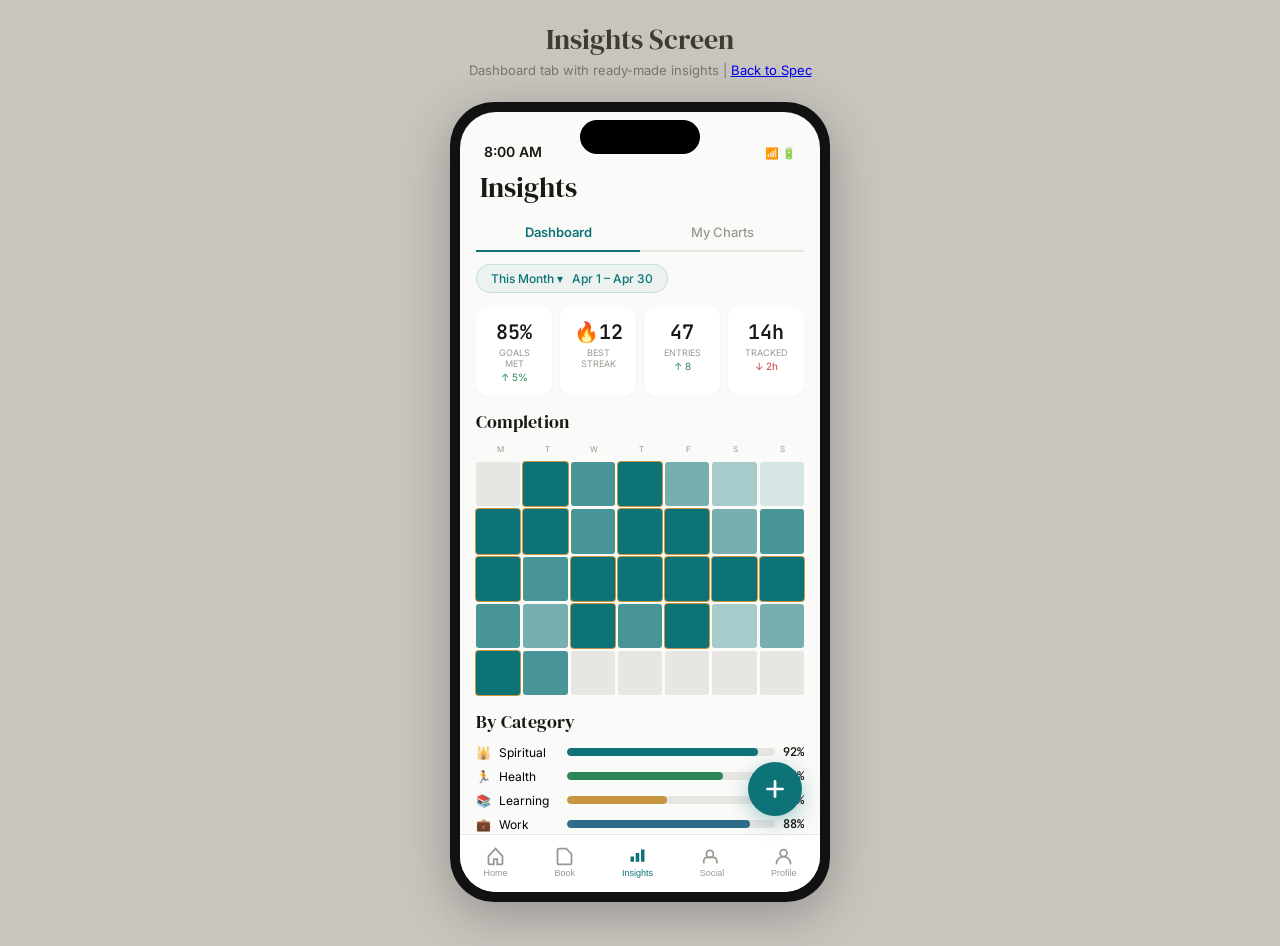
<file: mockups/insights-screen.html>
<!DOCTYPE html>
<html lang="en">
<head>
<meta charset="UTF-8">
<meta name="viewport" content="width=device-width, initial-scale=1.0">
<title>Kitab — Insights Screen Mockup</title>
<link href="https://fonts.googleapis.com/css2?family=DM+Serif+Display&family=Inter:wght@400;500;600;700&family=JetBrains+Mono:wght@400;500&display=swap" rel="stylesheet">
<link rel="stylesheet" href="shared-styles.css">
<style>
.tabs{display:flex;border-bottom:2px solid var(--g100);margin-bottom:12px}
.tab{flex:1;text-align:center;padding:10px;font-size:13px;font-weight:500;color:var(--g400);cursor:pointer;border-bottom:2px solid transparent;margin-bottom:-2px}
.tab.a{color:var(--primary);border-bottom-color:var(--primary);font-weight:600}
.period-chip{display:inline-flex;align-items:center;gap:4px;padding:6px 14px;background:rgba(13,115,119,.06);border:1px solid rgba(13,115,119,.15);border-radius:16px;font-size:12px;color:var(--primary);font-weight:500;margin-bottom:14px;cursor:pointer}
.stat-row{display:flex;gap:8px;margin-bottom:14px;overflow-x:auto}
.stat-tile{flex:1;min-width:75px;background:var(--surface);border-radius:10px;padding:12px;text-align:center;box-shadow:0 1px 3px rgba(26,24,21,.06)}
.stat-val{font-family:'JetBrains Mono',monospace;font-size:20px;font-weight:600;color:var(--tp)}
.stat-lbl{font-size:9px;color:var(--g400);margin-top:2px;text-transform:uppercase}
.stat-trend{font-size:10px;margin-top:2px}
.trend-up{color:var(--success)}
.trend-down{color:var(--error)}
.heat-grid{display:grid;grid-template-columns:repeat(7,1fr);gap:3px;margin:8px 0 14px}
.heat-cell{width:100%;aspect-ratio:1;border-radius:3px;background:var(--g100)}
.heat-1{background:rgba(13,115,119,.15)}.heat-2{background:rgba(13,115,119,.35)}.heat-3{background:rgba(13,115,119,.55)}.heat-4{background:rgba(13,115,119,.75)}.heat-5{background:var(--primary);box-shadow:0 0 0 1px var(--accent)}
.cat-bar{display:flex;align-items:center;gap:8px;margin-bottom:8px;font-size:12px}
.cat-fill{flex:1;height:8px;background:var(--g100);border-radius:4px;overflow:hidden}
.cat-fill-inner{height:100%;border-radius:4px}
.pattern-card{background:rgba(13,115,119,.04);border:1px solid rgba(13,115,119,.1);border-radius:10px;padding:12px;margin-bottom:8px;font-size:12px;color:var(--ts)}
.pattern-icon{font-size:16px;margin-right:6px}
.record-row{display:flex;align-items:center;gap:8px;padding:8px 0;border-bottom:1px solid var(--g100);font-size:12px}
.record-icon{font-size:18px}
.record-lbl{flex:1;color:var(--ts)}
.record-val{font-family:'JetBrains Mono',monospace;font-weight:600;color:var(--accent)}
</style>
</head>
<body>
<div class="page-header">
  <div class="page-title">Insights Screen</div>
  <div class="page-subtitle">Dashboard tab with ready-made insights | <a href="../docs/spec.html#screen-insights">Back to Spec</a></div>
</div>

<div class="row">
<div class="phone-frame"><div class="ds phone">
<div class="dyn-isl"></div>
<div class="stat-bar"><span>8:00 AM</span><span style="font-size:11px">📶 🔋</span></div>
<div class="app-bar"><h1>Insights</h1></div>

<!-- Tabs -->
<div style="padding:0 16px">
<div class="tabs"><div class="tab a">Dashboard</div><div class="tab">My Charts</div></div>
<div class="period-chip">This Month ▾ &nbsp; Apr 1 – Apr 30</div>
</div>

<div class="ct">
<!-- Stat tiles -->
<div class="stat-row">
  <div class="stat-tile"><div class="stat-val">85%</div><div class="stat-lbl">Goals Met</div><div class="stat-trend trend-up">↑ 5%</div></div>
  <div class="stat-tile"><div class="stat-val">🔥12</div><div class="stat-lbl">Best Streak</div></div>
  <div class="stat-tile"><div class="stat-val">47</div><div class="stat-lbl">Entries</div><div class="stat-trend trend-up">↑ 8</div></div>
  <div class="stat-tile"><div class="stat-val">14h</div><div class="stat-lbl">Tracked</div><div class="stat-trend trend-down">↓ 2h</div></div>
</div>

<!-- Heat map -->
<div class="sh"><h2>Completion</h2></div>
<div style="display:flex;gap:3px;margin-bottom:4px;padding-left:2px">
  <div style="flex:1;text-align:center;font-size:8px;color:var(--g400)">M</div>
  <div style="flex:1;text-align:center;font-size:8px;color:var(--g400)">T</div>
  <div style="flex:1;text-align:center;font-size:8px;color:var(--g400)">W</div>
  <div style="flex:1;text-align:center;font-size:8px;color:var(--g400)">T</div>
  <div style="flex:1;text-align:center;font-size:8px;color:var(--g400)">F</div>
  <div style="flex:1;text-align:center;font-size:8px;color:var(--g400)">S</div>
  <div style="flex:1;text-align:center;font-size:8px;color:var(--g400)">S</div>
</div>
<div class="heat-grid">
  <div class="heat-cell"></div><div class="heat-cell heat-5"></div><div class="heat-cell heat-4"></div><div class="heat-cell heat-5"></div><div class="heat-cell heat-3"></div><div class="heat-cell heat-2"></div><div class="heat-cell heat-1"></div>
  <div class="heat-cell heat-5"></div><div class="heat-cell heat-5"></div><div class="heat-cell heat-4"></div><div class="heat-cell heat-5"></div><div class="heat-cell heat-5"></div><div class="heat-cell heat-3"></div><div class="heat-cell heat-4"></div>
  <div class="heat-cell heat-5"></div><div class="heat-cell heat-4"></div><div class="heat-cell heat-5"></div><div class="heat-cell heat-5"></div><div class="heat-cell heat-5"></div><div class="heat-cell heat-5"></div><div class="heat-cell heat-5"></div>
  <div class="heat-cell heat-4"></div><div class="heat-cell heat-3"></div><div class="heat-cell heat-5"></div><div class="heat-cell heat-4"></div><div class="heat-cell heat-5"></div><div class="heat-cell heat-2"></div><div class="heat-cell heat-3"></div>
  <div class="heat-cell heat-5"></div><div class="heat-cell heat-4"></div><div class="heat-cell"></div><div class="heat-cell"></div><div class="heat-cell"></div><div class="heat-cell"></div><div class="heat-cell"></div>
</div>

<!-- Category breakdown -->
<div class="sh"><h2>By Category</h2></div>
<div class="cat-bar"><span>🕌</span><span style="min-width:60px">Spiritual</span><div class="cat-fill"><div class="cat-fill-inner" style="width:92%;background:var(--primary)"></div></div><span style="font-family:'JetBrains Mono',monospace;color:var(--tp);font-weight:600">92%</span></div>
<div class="cat-bar"><span>🏃</span><span style="min-width:60px">Health</span><div class="cat-fill"><div class="cat-fill-inner" style="width:75%;background:var(--success)"></div></div><span style="font-family:'JetBrains Mono',monospace;color:var(--tp);font-weight:600">75%</span></div>
<div class="cat-bar"><span>📚</span><span style="min-width:60px">Learning</span><div class="cat-fill"><div class="cat-fill-inner" style="width:48%;background:var(--accent)"></div></div><span style="font-family:'JetBrains Mono',monospace;color:var(--tp);font-weight:600">48%</span></div>
<div class="cat-bar" style="margin-bottom:14px"><span>💼</span><span style="min-width:60px">Work</span><div class="cat-fill"><div class="cat-fill-inner" style="width:88%;background:var(--info)"></div></div><span style="font-family:'JetBrains Mono',monospace;color:var(--tp);font-weight:600">88%</span></div>

<!-- Patterns -->
<div class="sh"><h2>Patterns</h2></div>
<div class="pattern-card"><span class="pattern-icon">💡</span>You complete 92% of goals on weekdays but only 68% on weekends<br><span style="font-size:10px;color:var(--g400)">Based on 120 data points</span></div>
<div class="pattern-card"><span class="pattern-icon">💡</span>Your mood averages 😊 Good on days you exercise vs 😐 Neutral on days you don't<br><span style="font-size:10px;color:var(--g400)">Based on 45 data points</span></div>

<!-- Personal Records -->
<div class="sh"><h2>Personal Records</h2></div>
<div class="record-row"><span class="record-icon">🏆</span><span class="record-lbl">Longest all-goals streak</span><span class="record-val">21 days</span></div>
<div class="record-row"><span class="record-icon">🏆</span><span class="record-lbl">Most entries in one day</span><span class="record-val">12</span></div>
<div class="record-row"><span class="record-icon">🏆</span><span class="record-lbl">Longest Morning Run</span><span class="record-val">12.4 km</span></div>
<div class="record-row" style="border:none"><span class="record-icon">🏆</span><span class="record-lbl">Most consistent activity</span><span class="record-val">Pray Fajr 95%</span></div>
</div>

<button class="fab"><svg viewBox="0 0 24 24" fill="none" stroke="currentColor" stroke-width="2.5" stroke-linecap="round"><line x1="12" y1="5" x2="12" y2="19"/><line x1="5" y1="12" x2="19" y2="12"/></svg></button>

<div class="bnav">
  <button class="ni"><svg viewBox="0 0 24 24" fill="none" stroke="currentColor" stroke-width="2" stroke-linecap="round"><path d="M20 11.5V20a1 1 0 0 1-1 1h-5v-6h-4v6H5a1 1 0 0 1-1-1v-8.5L12 3l8 8.5z"/></svg><span class="nl">Home</span></button>
  <button class="ni"><svg viewBox="0 0 24 24" fill="none" stroke="currentColor" stroke-width="2" stroke-linecap="round"><path d="M4 19V5a2 2 0 0 1 2-2h8l6 6v10a2 2 0 0 1-2 2H6a2 2 0 0 1-2-2z"/></svg><span class="nl">Book</span></button>
  <button class="ni a"><svg viewBox="0 0 24 24" fill="currentColor"><path d="M4 18V12h4v6M10 18V8h4v10M16 18V4h4v14M2 20h20"/></svg><span class="nl">Insights</span></button>
  <button class="ni"><svg viewBox="0 0 24 24" fill="none" stroke="currentColor" stroke-width="2" stroke-linecap="round"><circle cx="9" cy="9" r="4"/><path d="M17 19v-2a4 4 0 0 0-4-4H6a4 4 0 0 0-4 4v2"/></svg><span class="nl">Social</span></button>
  <button class="ni"><svg viewBox="0 0 24 24" fill="none" stroke="currentColor" stroke-width="2" stroke-linecap="round"><circle cx="12" cy="8" r="4"/><path d="M4 20a8 8 0 0 1 16 0"/></svg><span class="nl">Profile</span></button>
</div>
</div></div>
</div>
</body>
</html>
</file>
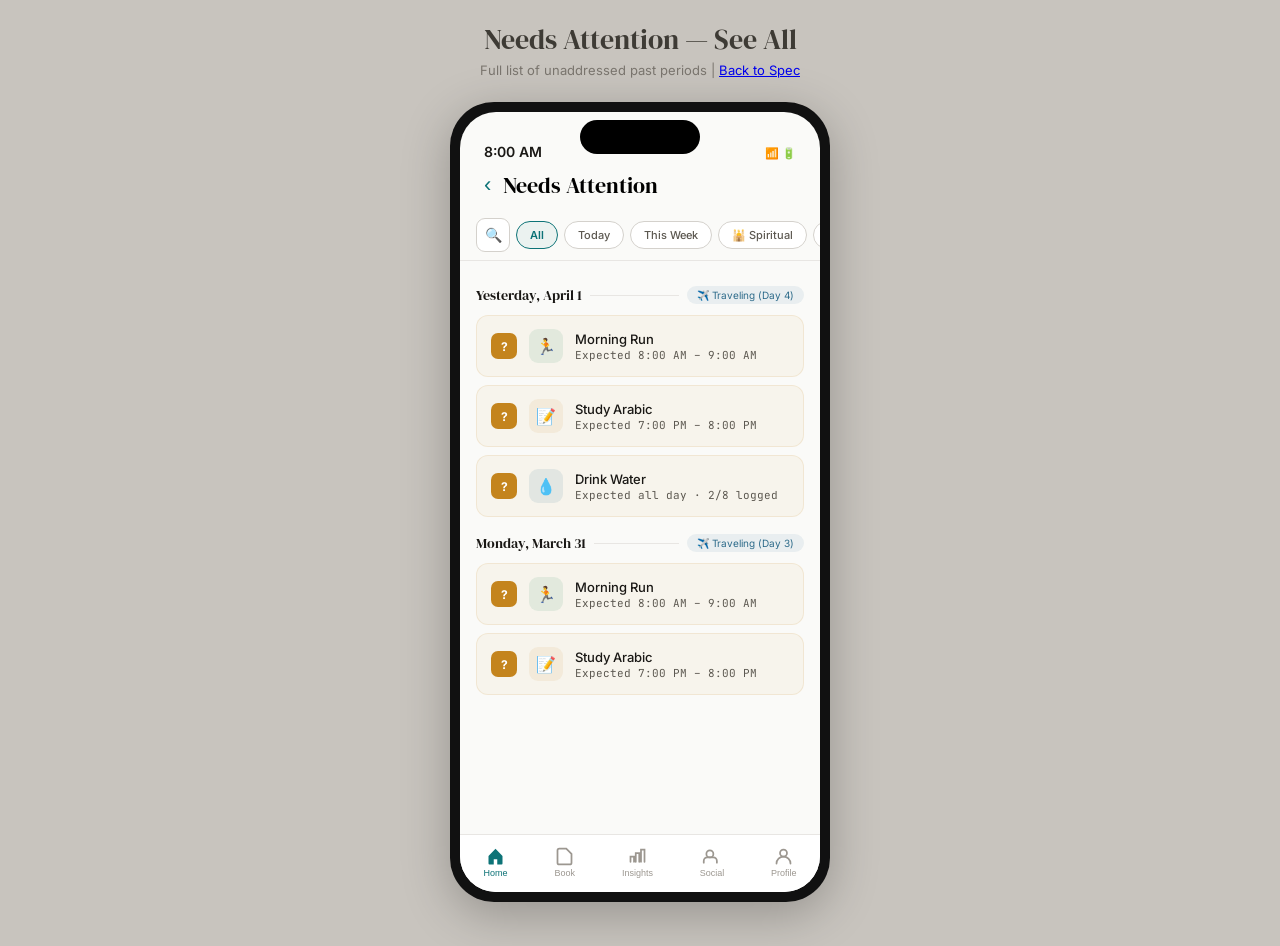
<file: mockups/needs-attention.html>
<!DOCTYPE html>
<html lang="en">
<head>
<meta charset="UTF-8">
<meta name="viewport" content="width=device-width, initial-scale=1.0">
<title>Kitab — Needs Attention (See All)</title>
<link href="https://fonts.googleapis.com/css2?family=DM+Serif+Display&family=Inter:wght@400;500;600;700&family=JetBrains+Mono:wght@400;500&display=swap" rel="stylesheet">
<link rel="stylesheet" href="shared-styles.css">
<style>
.back-btn{font-size:22px;color:var(--primary);background:none;border:none;padding:4px;cursor:pointer}
.filter-row{display:flex;align-items:center;gap:6px;padding:8px 16px;flex-shrink:0;overflow-x:auto;border-bottom:1px solid var(--g100)}.filter-row::-webkit-scrollbar{display:none}
.fbtn{width:34px;height:34px;display:flex;align-items:center;justify-content:center;border:1.5px solid var(--g200);border-radius:9px;background:var(--surface);cursor:pointer;flex-shrink:0;color:var(--g500);font-size:14px}
.fchip{padding:6px 13px;border-radius:16px;font-size:11px;font-weight:500;cursor:pointer;border:1.5px solid var(--g200);background:var(--surface);color:var(--ts);white-space:nowrap;flex-shrink:0}
.fchip.active{border-color:var(--primary);background:rgba(13,115,119,.06);color:var(--primary);font-weight:600}
.day-sep{display:flex;align-items:center;gap:8px;margin:16px 0 10px}.day-sep:first-child{margin-top:8px}
.day-text{font-family:'DM Serif Display',serif;font-size:14px;color:var(--tp);white-space:nowrap}
.day-line{flex:1;height:1px;background:var(--g100)}
.day-cond{display:inline-flex;align-items:center;gap:4px;padding:3px 10px;background:rgba(45,107,138,.08);border-radius:12px;font-size:10px;color:var(--info);white-space:nowrap;cursor:pointer}
.na-card{display:flex;align-items:center;gap:12px;background:rgba(196,132,29,.05);border:1px solid rgba(196,132,29,.12);border-radius:12px;padding:13px 14px;cursor:pointer;margin-bottom:8px}
.na-card:active{transform:scale(.98)}
</style>
</head>
<body>
<div class="page-header">
  <div class="page-title">Needs Attention — See All</div>
  <div class="page-subtitle">Full list of unaddressed past periods | <a href="../docs/spec.html#screen-home">Back to Spec</a></div>
</div>

<div class="row">
<div class="phone-frame"><div class="ds phone">
<div class="dyn-isl"></div>
<div class="stat-bar"><span>8:00 AM</span><span style="font-size:11px">📶 🔋</span></div>
<div class="app-bar">
  <div style="display:flex;align-items:center;gap:8px"><button class="back-btn">‹</button><span style="font-family:'DM Serif Display',serif;font-size:22px">Needs Attention</span></div>
</div>

<div class="filter-row">
  <button class="fbtn">🔍</button>
  <div class="fchip active">All</div>
  <div class="fchip">Today</div>
  <div class="fchip">This Week</div>
  <div class="fchip">🕌 Spiritual</div>
  <div class="fchip">🏃 Health</div>
</div>

<div class="ct" style="padding:16px">
  <div class="day-sep">
    <span class="day-text">Yesterday, April 1</span>
    <div class="day-line"></div>
    <div class="day-cond">✈️ Traveling (Day 4)</div>
  </div>

  <div class="na-card"><div class="si si-pend">?</div><div class="ai" style="background:rgba(45,134,89,.1)">🏃</div><div class="ainfo"><div class="aname">Morning Run</div><div class="asub">Expected 8:00 AM – 9:00 AM</div></div></div>
  <div class="na-card"><div class="si si-pend">?</div><div class="ai" style="background:rgba(200,150,62,.1)">📝</div><div class="ainfo"><div class="aname">Study Arabic</div><div class="asub">Expected 7:00 PM – 8:00 PM</div></div></div>
  <div class="na-card"><div class="si si-pend">?</div><div class="ai" style="background:rgba(45,107,138,.1)">💧</div><div class="ainfo"><div class="aname">Drink Water</div><div class="asub">Expected all day · 2/8 logged</div></div></div>

  <div class="day-sep">
    <span class="day-text">Monday, March 31</span>
    <div class="day-line"></div>
    <div class="day-cond">✈️ Traveling (Day 3)</div>
  </div>

  <div class="na-card"><div class="si si-pend">?</div><div class="ai" style="background:rgba(45,134,89,.1)">🏃</div><div class="ainfo"><div class="aname">Morning Run</div><div class="asub">Expected 8:00 AM – 9:00 AM</div></div></div>
  <div class="na-card"><div class="si si-pend">?</div><div class="ai" style="background:rgba(200,150,62,.1)">📝</div><div class="ainfo"><div class="aname">Study Arabic</div><div class="asub">Expected 7:00 PM – 8:00 PM</div></div></div>
</div>

<div class="bnav">
  <button class="ni a"><svg viewBox="0 0 24 24" fill="currentColor"><path d="M20 11.5V20a1 1 0 0 1-1 1h-5v-6h-4v6H5a1 1 0 0 1-1-1v-8.5L12 3l8 8.5z"/></svg><span class="nl">Home</span></button>
  <button class="ni"><svg viewBox="0 0 24 24" fill="none" stroke="currentColor" stroke-width="2" stroke-linecap="round"><path d="M4 19V5a2 2 0 0 1 2-2h8l6 6v10a2 2 0 0 1-2 2H6a2 2 0 0 1-2-2z"/></svg><span class="nl">Book</span></button>
  <button class="ni"><svg viewBox="0 0 24 24" fill="none" stroke="currentColor" stroke-width="2" stroke-linecap="round"><path d="M4 18V12h4v6M10 18V8h4v10M16 18V4h4v14"/></svg><span class="nl">Insights</span></button>
  <button class="ni"><svg viewBox="0 0 24 24" fill="none" stroke="currentColor" stroke-width="2" stroke-linecap="round"><circle cx="9" cy="9" r="4"/><path d="M17 19v-2a4 4 0 0 0-4-4H6a4 4 0 0 0-4 4v2"/></svg><span class="nl">Social</span></button>
  <button class="ni"><svg viewBox="0 0 24 24" fill="none" stroke="currentColor" stroke-width="2" stroke-linecap="round"><circle cx="12" cy="8" r="4"/><path d="M4 20a8 8 0 0 1 16 0"/></svg><span class="nl">Profile</span></button>
</div>
</div></div>
</div>
</body>
</html>
</file>
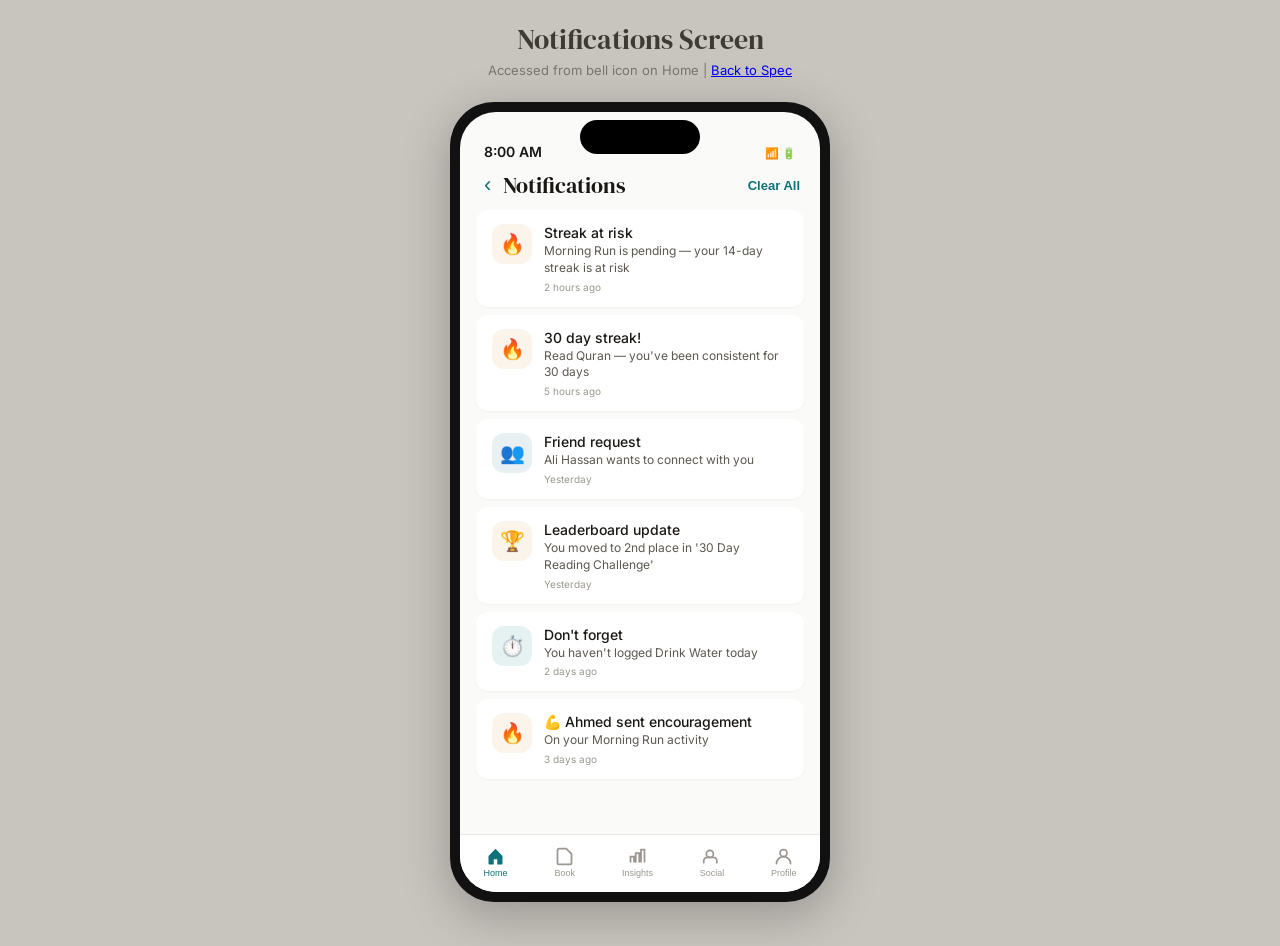
<file: mockups/notifications-screen.html>
<!DOCTYPE html>
<html lang="en">
<head>
<meta charset="UTF-8">
<meta name="viewport" content="width=device-width, initial-scale=1.0">
<title>Kitab — Notifications Screen Mockup</title>
<link href="https://fonts.googleapis.com/css2?family=DM+Serif+Display&family=Inter:wght@400;500;600;700&family=JetBrains+Mono:wght@400;500&display=swap" rel="stylesheet">
<link rel="stylesheet" href="shared-styles.css">
<style>
.notif-card{display:flex;gap:12px;padding:14px 16px;background:var(--surface);border-radius:12px;margin-bottom:8px;box-shadow:0 1px 2px rgba(26,24,21,.04);cursor:pointer;transition:transform .15s}
.notif-card:active{transform:scale(.98)}
.notif-icon{width:40px;height:40px;border-radius:12px;display:flex;align-items:center;justify-content:center;font-size:20px;flex-shrink:0}
.notif-info{flex:1}
.notif-title{font-size:14px;font-weight:500;color:var(--tp)}
.notif-desc{font-size:12px;color:var(--ts);margin-top:2px;line-height:1.4}
.notif-time{font-size:10px;color:var(--g400);margin-top:4px}
.clear-btn{font-size:13px;font-weight:600;color:var(--primary);background:none;border:none;cursor:pointer}
.back-btn{font-size:22px;color:var(--primary);background:none;border:none;cursor:pointer;padding:4px}
</style>
</head>
<body>
<div class="page-header">
  <div class="page-title">Notifications Screen</div>
  <div class="page-subtitle">Accessed from bell icon on Home | <a href="../docs/spec.html#screen-notifications">Back to Spec</a></div>
</div>

<div class="row">
<div class="phone-frame"><div class="ds phone">
<div class="dyn-isl"></div>
<div class="stat-bar"><span>8:00 AM</span><span style="font-size:11px">📶 🔋</span></div>
<div class="app-bar">
  <div style="display:flex;align-items:center;gap:8px"><button class="back-btn">‹</button><h1 style="font-size:22px">Notifications</h1></div>
  <button class="clear-btn">Clear All</button>
</div>

<div class="ct">
<div class="notif-card">
  <div class="notif-icon" style="background:rgba(200,150,62,.1)">🔥</div>
  <div class="notif-info">
    <div class="notif-title">Streak at risk</div>
    <div class="notif-desc">Morning Run is pending — your 14-day streak is at risk</div>
    <div class="notif-time">2 hours ago</div>
  </div>
</div>

<div class="notif-card">
  <div class="notif-icon" style="background:rgba(200,150,62,.1)">🔥</div>
  <div class="notif-info">
    <div class="notif-title">30 day streak!</div>
    <div class="notif-desc">Read Quran — you've been consistent for 30 days</div>
    <div class="notif-time">5 hours ago</div>
  </div>
</div>

<div class="notif-card">
  <div class="notif-icon" style="background:rgba(45,107,138,.1)">👥</div>
  <div class="notif-info">
    <div class="notif-title">Friend request</div>
    <div class="notif-desc">Ali Hassan wants to connect with you</div>
    <div class="notif-time">Yesterday</div>
  </div>
</div>

<div class="notif-card">
  <div class="notif-icon" style="background:rgba(200,150,62,.1)">🏆</div>
  <div class="notif-info">
    <div class="notif-title">Leaderboard update</div>
    <div class="notif-desc">You moved to 2nd place in '30 Day Reading Challenge'</div>
    <div class="notif-time">Yesterday</div>
  </div>
</div>

<div class="notif-card">
  <div class="notif-icon" style="background:rgba(13,115,119,.1)">⏱️</div>
  <div class="notif-info">
    <div class="notif-title">Don't forget</div>
    <div class="notif-desc">You haven't logged Drink Water today</div>
    <div class="notif-time">2 days ago</div>
  </div>
</div>

<div class="notif-card">
  <div class="notif-icon" style="background:rgba(200,150,62,.1)">🔥</div>
  <div class="notif-info">
    <div class="notif-title">💪 Ahmed sent encouragement</div>
    <div class="notif-desc">On your Morning Run activity</div>
    <div class="notif-time">3 days ago</div>
  </div>
</div>
</div>

<div class="bnav">
  <button class="ni a"><svg viewBox="0 0 24 24" fill="currentColor"><path d="M20 11.5V20a1 1 0 0 1-1 1h-5v-6h-4v6H5a1 1 0 0 1-1-1v-8.5L12 3l8 8.5z"/></svg><span class="nl">Home</span></button>
  <button class="ni"><svg viewBox="0 0 24 24" fill="none" stroke="currentColor" stroke-width="2" stroke-linecap="round"><path d="M4 19V5a2 2 0 0 1 2-2h8l6 6v10a2 2 0 0 1-2 2H6a2 2 0 0 1-2-2z"/></svg><span class="nl">Book</span></button>
  <button class="ni"><svg viewBox="0 0 24 24" fill="none" stroke="currentColor" stroke-width="2" stroke-linecap="round"><path d="M4 18V12h4v6M10 18V8h4v10M16 18V4h4v14"/></svg><span class="nl">Insights</span></button>
  <button class="ni"><svg viewBox="0 0 24 24" fill="none" stroke="currentColor" stroke-width="2" stroke-linecap="round"><circle cx="9" cy="9" r="4"/><path d="M17 19v-2a4 4 0 0 0-4-4H6a4 4 0 0 0-4 4v2"/></svg><span class="nl">Social</span></button>
  <button class="ni"><svg viewBox="0 0 24 24" fill="none" stroke="currentColor" stroke-width="2" stroke-linecap="round"><circle cx="12" cy="8" r="4"/><path d="M4 20a8 8 0 0 1 16 0"/></svg><span class="nl">Profile</span></button>
</div>
</div></div>
</div>
</body>
</html>
</file>
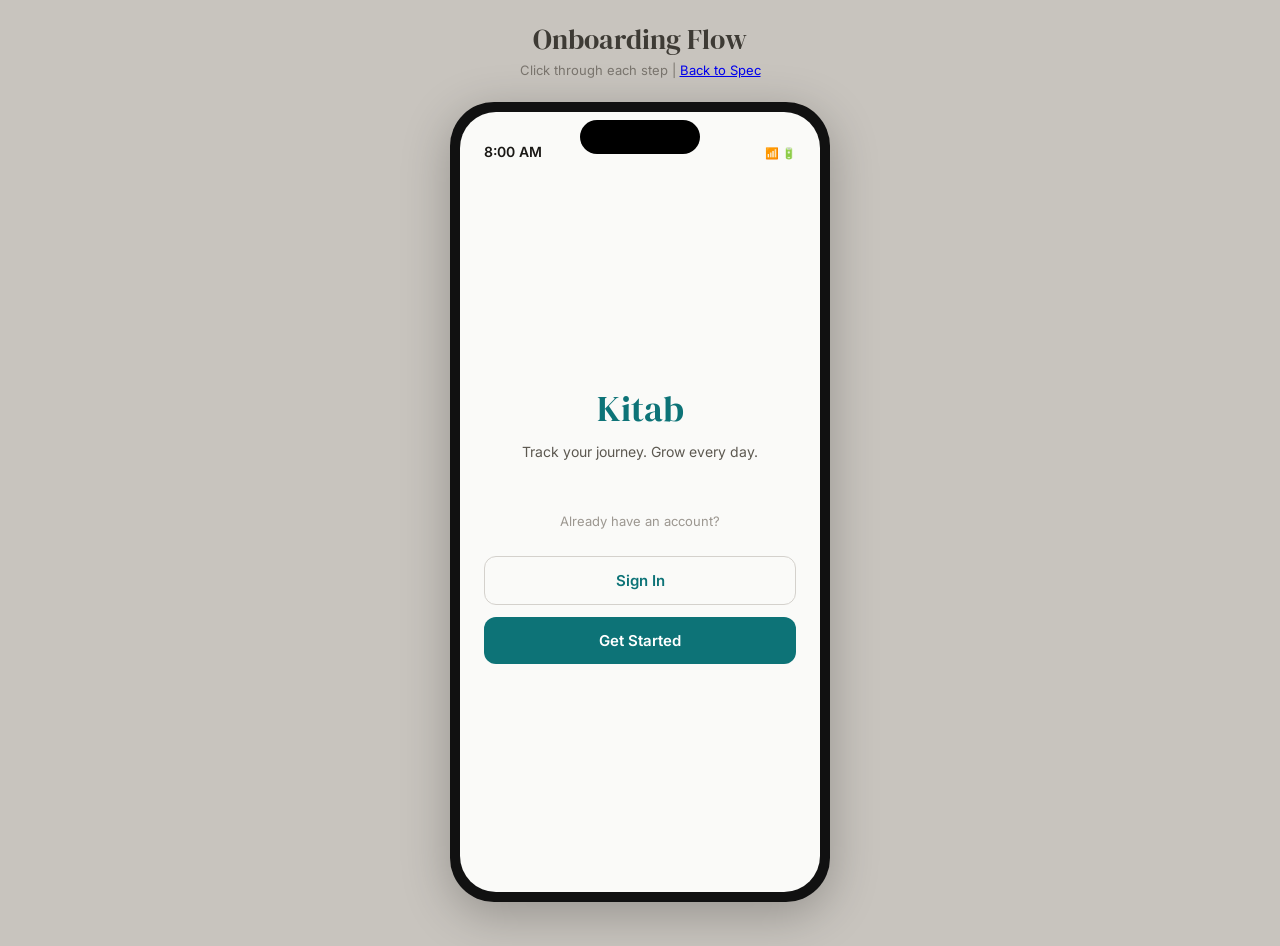
<file: mockups/onboarding-screen.html>
<!DOCTYPE html>
<html lang="en">
<head>
<meta charset="UTF-8">
<meta name="viewport" content="width=device-width, initial-scale=1.0">
<title>Kitab — Onboarding Flow Mockup</title>
<link href="https://fonts.googleapis.com/css2?family=DM+Serif+Display&family=Inter:wght@400;500;600;700&family=JetBrains+Mono:wght@400;500&display=swap" rel="stylesheet">
<link rel="stylesheet" href="shared-styles.css">
<style>
.onb-screen{display:none;flex-direction:column;flex:1;text-align:center;padding:0 24px;justify-content:center}
.onb-screen.active{display:flex}
.onb-title{font-family:'DM Serif Display',serif;font-size:24px;color:var(--tp);margin-bottom:8px}
.onb-desc{font-size:14px;color:var(--ts);line-height:1.6;margin-bottom:24px}
.onb-btn{width:100%;padding:14px;border-radius:12px;font-size:15px;font-weight:600;cursor:pointer;border:none;font-family:'Inter',sans-serif;margin-bottom:8px}
.onb-primary{background:var(--primary);color:#fff}
.onb-secondary{background:transparent;color:var(--primary);border:1.5px solid var(--g200)}
.onb-text{background:transparent;color:var(--ts);font-size:13px}
.onb-input{width:100%;padding:14px;border:1.5px solid var(--g200);border-radius:12px;font-size:15px;font-family:'Inter',sans-serif;text-align:center;outline:none;margin-bottom:16px}
.onb-input:focus{border-color:var(--primary)}
.onb-dots{display:flex;gap:6px;justify-content:center;margin:16px 0}
.onb-dot{width:8px;height:8px;border-radius:50%;background:var(--g200)}
.onb-dot.a{background:var(--primary)}
.act-check{display:flex;align-items:center;gap:10px;padding:10px 0;border-bottom:1px solid var(--g100);text-align:left;cursor:pointer}
.act-cb{width:22px;height:22px;border-radius:6px;border:1.5px solid var(--g200);display:flex;align-items:center;justify-content:center;font-size:12px;color:transparent;flex-shrink:0;transition:all .15s}
.act-cb.checked{background:var(--primary);border-color:var(--primary);color:#fff}
.act-label{flex:1;font-size:13px;color:var(--tp)}
.act-freq{font-size:11px;color:var(--g400)}
.sec-label2{font-size:10px;font-weight:600;color:var(--g400);text-transform:uppercase;letter-spacing:.5px;margin:12px 0 6px;text-align:left}
.nav-controls{display:flex;gap:8px;padding:16px 24px;flex-shrink:0}
</style>
</head>
<body>
<div class="page-header">
  <div class="page-title">Onboarding Flow</div>
  <div class="page-subtitle">Click through each step | <a href="../docs/spec.html#screen-onboarding">Back to Spec</a></div>
</div>

<div class="row">
<div class="phone-frame"><div class="ds phone" id="phone">
<div class="dyn-isl"></div>
<div class="stat-bar"><span>8:00 AM</span><span style="font-size:11px">📶 🔋</span></div>

<!-- Screen 0: Welcome -->
<div class="onb-screen active" id="s0">
  <div style="font-family:'DM Serif Display',serif;font-size:36px;color:var(--primary);margin-bottom:8px">Kitab</div>
  <div class="onb-desc">Track your journey. Grow every day.</div>
  <div style="margin-top:24px">
    <div class="onb-desc" style="font-size:13px;color:var(--g400)">Already have an account?</div>
    <button class="onb-btn onb-secondary" style="margin-bottom:12px">Sign In</button>
    <button class="onb-btn onb-primary" onclick="goTo(1)">Get Started</button>
  </div>
</div>

<!-- Screen 1: Name -->
<div class="onb-screen" id="s1">
  <div class="onb-title">What should we call you?</div>
  <div class="onb-desc">This personalizes your experience.</div>
  <input class="onb-input" placeholder="Your name" value="Ahmed">
  <button class="onb-btn onb-primary" onclick="goTo(2)">Continue</button>
  <button class="onb-btn onb-text" onclick="goTo(2)">Skip</button>
</div>

<!-- Screen 2: Intro carousel -->
<div class="onb-screen" id="s2">
  <div style="font-size:64px;margin-bottom:16px">📖</div>
  <div class="onb-title">Track habits & activities in one place</div>
  <div class="onb-desc">Log anything — from workouts to reading to daily prayers. Your personal journal of growth.</div>
  <div class="onb-dots"><div class="onb-dot a"></div><div class="onb-dot"></div><div class="onb-dot"></div></div>
  <button class="onb-btn onb-primary" onclick="goTo(3)">Next</button>
  <button class="onb-btn onb-text" onclick="goTo(4)">Skip</button>
</div>

<!-- Screen 3: Intro 2 -->
<div class="onb-screen" id="s3">
  <div style="font-size:64px;margin-bottom:16px">🔥</div>
  <div class="onb-title">Build streaks & discover patterns</div>
  <div class="onb-desc">Stay consistent, see what works, and grow stronger every day.</div>
  <div class="onb-dots"><div class="onb-dot"></div><div class="onb-dot a"></div><div class="onb-dot"></div></div>
  <button class="onb-btn onb-primary" onclick="goTo(4)">Next</button>
</div>

<!-- Screen 4: Islamic personalization -->
<div class="onb-screen" id="s4">
  <div class="onb-title">Personalize Your Experience</div>
  <div class="onb-desc">Kitab draws inspiration from Islamic tradition. Would you like Islamic personalization?</div>
  <div style="text-align:left;font-size:13px;color:var(--ts);margin-bottom:20px;line-height:1.8">
    This includes:<br>
    • Islamic greetings<br>
    • Hijri calendar dates<br>
    • Prayer time tracking<br>
    • Ramadan insights
  </div>
  <button class="onb-btn onb-primary" onclick="goTo(5)">Yes, enable</button>
  <button class="onb-btn onb-secondary" onclick="goTo(5)">No thanks</button>
  <div style="font-size:11px;color:var(--g400);margin-top:12px">You can change this anytime in Settings.</div>
</div>

<!-- Screen 5: Choose activities -->
<div class="onb-screen" id="s5" style="justify-content:flex-start;padding-top:16px;overflow-y:auto">
  <div class="onb-title" style="margin-bottom:4px">What would you like to track?</div>
  <div class="onb-desc" style="margin-bottom:12px;font-size:12px">Pick a few to get started. You can always add more later.</div>

  <div class="sec-label2">Popular</div>
  <div class="act-check" onclick="toggleCb(this)"><div class="act-cb checked">✓</div><span class="act-label">💧 Drink Water</span><span class="act-freq">Daily</span></div>
  <div class="act-check" onclick="toggleCb(this)"><div class="act-cb"></div><span class="act-label">🏃 Exercise</span><span class="act-freq">3x/week</span></div>
  <div class="act-check" onclick="toggleCb(this)"><div class="act-cb checked">✓</div><span class="act-label">📖 Read</span><span class="act-freq">Daily</span></div>
  <div class="act-check" onclick="toggleCb(this)"><div class="act-cb"></div><span class="act-label">📝 Journal</span><span class="act-freq">Daily</span></div>

  <div class="sec-label2">Spiritual</div>
  <div class="act-check" onclick="toggleCb(this)"><div class="act-cb checked">✓</div><span class="act-label">🕐 Pray Fajr</span><span class="act-freq">Daily</span></div>
  <div class="act-check" onclick="toggleCb(this)"><div class="act-cb checked">✓</div><span class="act-label">🕐 Pray Dhuhr</span><span class="act-freq">Daily</span></div>
  <div class="act-check" onclick="toggleCb(this)"><div class="act-cb checked">✓</div><span class="act-label">🕐 Pray Asr</span><span class="act-freq">Daily</span></div>
  <div class="act-check" onclick="toggleCb(this)"><div class="act-cb checked">✓</div><span class="act-label">🕐 Pray Maghrib</span><span class="act-freq">Daily</span></div>
  <div class="act-check" onclick="toggleCb(this)"><div class="act-cb checked">✓</div><span class="act-label">🕐 Pray Isha</span><span class="act-freq">Daily</span></div>
  <div class="act-check" onclick="toggleCb(this)"><div class="act-cb"></div><span class="act-label">📖 Read Quran</span><span class="act-freq">Daily</span></div>
  <div class="act-check" onclick="toggleCb(this)"><div class="act-cb"></div><span class="act-label">🤲 Morning Athkar</span><span class="act-freq">Daily</span></div>

  <div class="sec-label2">Health</div>
  <div class="act-check" onclick="toggleCb(this)"><div class="act-cb"></div><span class="act-label">⚖️ Track Weight</span><span class="act-freq">Daily</span></div>
  <div class="act-check" onclick="toggleCb(this)"><div class="act-cb"></div><span class="act-label">🧘 Meditate</span><span class="act-freq">Daily</span></div>

  <div style="padding:16px 0;text-align:center">
    <button class="onb-btn onb-primary" onclick="goTo(6)">Continue with 8 activities</button>
    <button class="onb-btn onb-text" onclick="goTo(6)">Skip — I'll set up my own</button>
  </div>
</div>

<!-- Screen 6: Ready -->
<div class="onb-screen" id="s6">
  <div style="font-size:64px;margin-bottom:16px">✨</div>
  <div class="onb-title">Your Kitab is ready!</div>
  <div class="onb-desc">8 activities added. Start tracking to see your progress grow.</div>
  <div style="background:var(--g50);border-radius:10px;padding:14px;font-size:12px;color:var(--ts);text-align:left;line-height:1.6;margin-bottom:20px">
    💡 Your data is saved on this device. Create an account anytime to sync across devices and connect with friends.
  </div>
  <button class="onb-btn onb-primary">Start Your Journey</button>
</div>

</div></div>
</div>

<script>
function goTo(n){
  document.querySelectorAll('.onb-screen').forEach(function(s){s.classList.remove('active')});
  document.getElementById('s'+n).classList.add('active');
}
function toggleCb(row){
  var cb=row.querySelector('.act-cb');
  if(cb.classList.contains('checked')){cb.classList.remove('checked');cb.textContent=''}
  else{cb.classList.add('checked');cb.textContent='✓'}
}
</script>
</body>
</html>
</file>
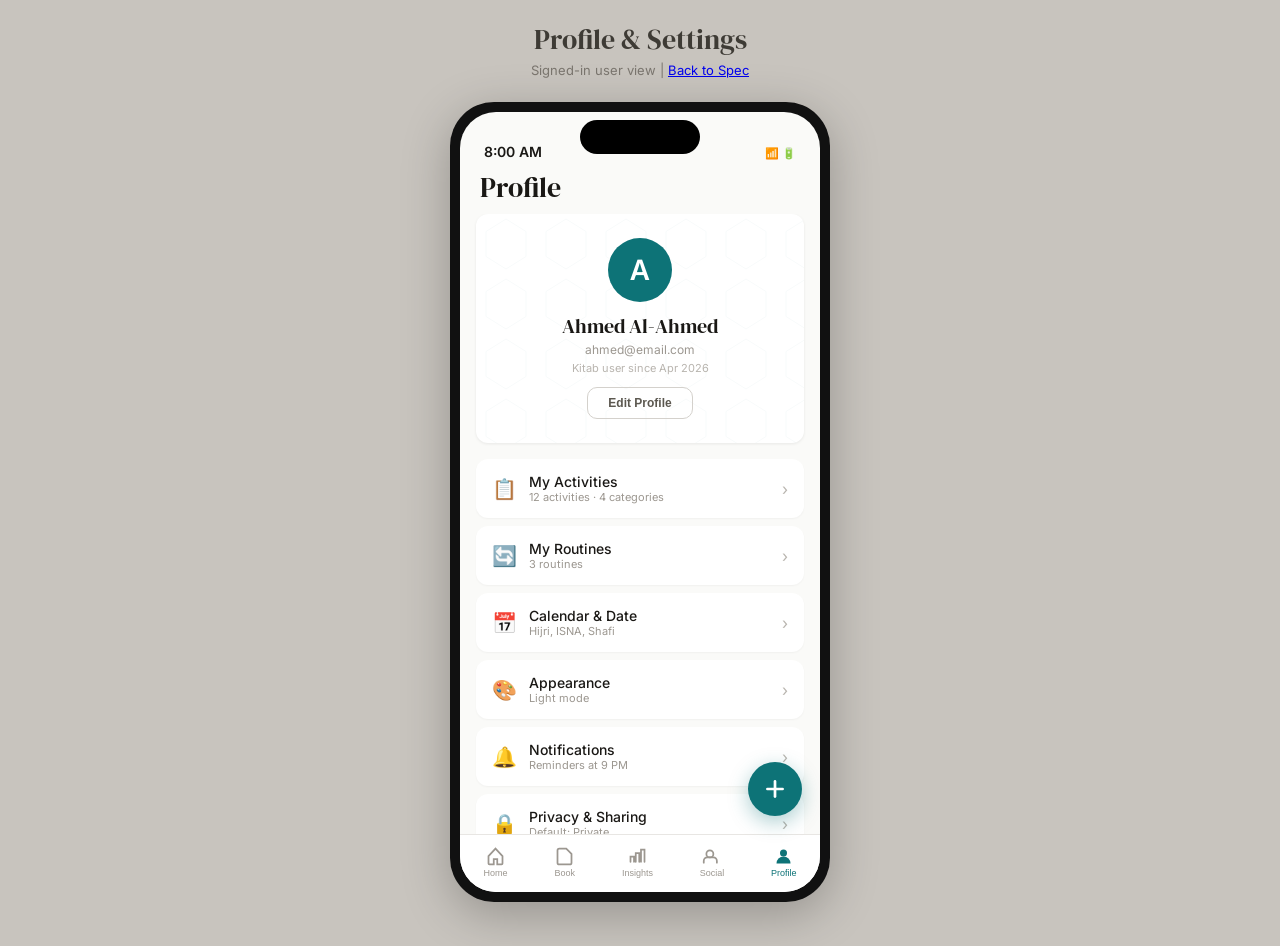
<file: mockups/profile-screen.html>
<!DOCTYPE html>
<html lang="en">
<head>
<meta charset="UTF-8">
<meta name="viewport" content="width=device-width, initial-scale=1.0">
<title>Kitab — Profile Screen Mockup</title>
<link href="https://fonts.googleapis.com/css2?family=DM+Serif+Display&family=Inter:wght@400;500;600;700&family=JetBrains+Mono:wght@400;500&display=swap" rel="stylesheet">
<link rel="stylesheet" href="shared-styles.css">
<style>
.profile-card{background:var(--surface);border-radius:12px;padding:24px;text-align:center;box-shadow:0 1px 3px rgba(26,24,21,.08);margin-bottom:16px;position:relative;overflow:hidden}
.profile-avatar{width:64px;height:64px;border-radius:50%;background:var(--primary);color:#fff;font-size:28px;font-weight:600;display:flex;align-items:center;justify-content:center;margin:0 auto 10px}
.profile-name{font-family:'DM Serif Display',serif;font-size:20px;color:var(--tp)}
.profile-email{font-size:12px;color:var(--g400);margin-top:2px}
.profile-since{font-size:11px;color:var(--g300);margin-top:4px}
.edit-btn{margin-top:12px;padding:8px 20px;border-radius:10px;border:1.5px solid var(--g200);background:transparent;font-size:12px;font-weight:600;color:var(--ts);cursor:pointer}
.settings-group{display:flex;align-items:center;gap:12px;padding:14px 16px;background:var(--surface);border-radius:12px;margin-bottom:8px;box-shadow:0 1px 2px rgba(26,24,21,.04);cursor:pointer}
.sg-icon{font-size:20px;flex-shrink:0}
.sg-info{flex:1}
.sg-name{font-size:14px;font-weight:500;color:var(--tp)}
.sg-sub{font-size:11px;color:var(--g400)}
.sg-chev{color:var(--g300);font-size:16px}
</style>
</head>
<body>
<div class="page-header">
  <div class="page-title">Profile & Settings</div>
  <div class="page-subtitle">Signed-in user view | <a href="../docs/spec.html#screen-profile">Back to Spec</a></div>
</div>

<div class="row">
<div class="phone-frame"><div class="ds phone">
<div class="dyn-isl"></div>
<div class="stat-bar"><span>8:00 AM</span><span style="font-size:11px">📶 🔋</span></div>
<div class="app-bar"><h1>Profile</h1></div>

<div class="ct">
<!-- Profile card -->
<div class="profile-card">
  <div style="position:absolute;top:0;left:0;right:0;bottom:0;opacity:.04;background-image:url('data:image/svg+xml,%3Csvg width=%2260%22 height=%2260%22 viewBox=%220 0 60 60%22 xmlns=%22http://www.w3.org/2000/svg%22%3E%3Cg fill=%22none%22 stroke=%22%230D7377%22 stroke-width=%220.8%22%3E%3Cpolygon points=%2230,5 50,17.5 50,42.5 30,55 10,42.5 10,17.5%22/%3E%3C/g%3E%3C/svg%3E');background-size:60px"></div>
  <div style="position:relative">
    <div class="profile-avatar">A</div>
    <div class="profile-name">Ahmed Al-Ahmed</div>
    <div class="profile-email">ahmed@email.com</div>
    <div class="profile-since">Kitab user since Apr 2026</div>
    <button class="edit-btn">Edit Profile</button>
  </div>
</div>

<!-- Settings groups -->
<div class="settings-group"><span class="sg-icon">📋</span><div class="sg-info"><div class="sg-name">My Activities</div><div class="sg-sub">12 activities · 4 categories</div></div><span class="sg-chev">›</span></div>
<div class="settings-group"><span class="sg-icon">🔄</span><div class="sg-info"><div class="sg-name">My Routines</div><div class="sg-sub">3 routines</div></div><span class="sg-chev">›</span></div>
<div class="settings-group"><span class="sg-icon">📅</span><div class="sg-info"><div class="sg-name">Calendar & Date</div><div class="sg-sub">Hijri, ISNA, Shafi</div></div><span class="sg-chev">›</span></div>
<div class="settings-group"><span class="sg-icon">🎨</span><div class="sg-info"><div class="sg-name">Appearance</div><div class="sg-sub">Light mode</div></div><span class="sg-chev">›</span></div>
<div class="settings-group"><span class="sg-icon">🔔</span><div class="sg-info"><div class="sg-name">Notifications</div><div class="sg-sub">Reminders at 9 PM</div></div><span class="sg-chev">›</span></div>
<div class="settings-group"><span class="sg-icon">🔒</span><div class="sg-info"><div class="sg-name">Privacy & Sharing</div><div class="sg-sub">Default: Private</div></div><span class="sg-chev">›</span></div>
<div class="settings-group"><span class="sg-icon">🏷️</span><div class="sg-info"><div class="sg-name">Condition Presets</div><div class="sg-sub">6 system + 2 custom</div></div><span class="sg-chev">›</span></div>
<div class="settings-group"><span class="sg-icon">💾</span><div class="sg-info"><div class="sg-name">Data & Storage</div><div class="sg-sub">Export, import, cache</div></div><span class="sg-chev">›</span></div>
<div class="settings-group"><span class="sg-icon">👤</span><div class="sg-info"><div class="sg-name">Account</div><div class="sg-sub">ahmed@email.com</div></div><span class="sg-chev">›</span></div>
<div class="settings-group"><span class="sg-icon">ℹ️</span><div class="sg-info"><div class="sg-name">About</div><div class="sg-sub">Kitab v1.0.0</div></div><span class="sg-chev">›</span></div>
</div>

<button class="fab"><svg viewBox="0 0 24 24" fill="none" stroke="currentColor" stroke-width="2.5" stroke-linecap="round"><line x1="12" y1="5" x2="12" y2="19"/><line x1="5" y1="12" x2="19" y2="12"/></svg></button>

<div class="bnav">
  <button class="ni"><svg viewBox="0 0 24 24" fill="none" stroke="currentColor" stroke-width="2" stroke-linecap="round"><path d="M20 11.5V20a1 1 0 0 1-1 1h-5v-6h-4v6H5a1 1 0 0 1-1-1v-8.5L12 3l8 8.5z"/></svg><span class="nl">Home</span></button>
  <button class="ni"><svg viewBox="0 0 24 24" fill="none" stroke="currentColor" stroke-width="2" stroke-linecap="round"><path d="M4 19V5a2 2 0 0 1 2-2h8l6 6v10a2 2 0 0 1-2 2H6a2 2 0 0 1-2-2z"/></svg><span class="nl">Book</span></button>
  <button class="ni"><svg viewBox="0 0 24 24" fill="none" stroke="currentColor" stroke-width="2" stroke-linecap="round"><path d="M4 18V12h4v6M10 18V8h4v10M16 18V4h4v14"/></svg><span class="nl">Insights</span></button>
  <button class="ni"><svg viewBox="0 0 24 24" fill="none" stroke="currentColor" stroke-width="2" stroke-linecap="round"><circle cx="9" cy="9" r="4"/><path d="M17 19v-2a4 4 0 0 0-4-4H6a4 4 0 0 0-4 4v2"/></svg><span class="nl">Social</span></button>
  <button class="ni a"><svg viewBox="0 0 24 24" fill="currentColor"><circle cx="12" cy="8" r="4"/><path d="M4 20a8 8 0 0 1 16 0"/></svg><span class="nl">Profile</span></button>
</div>
</div></div>
</div>
</body>
</html>
</file>
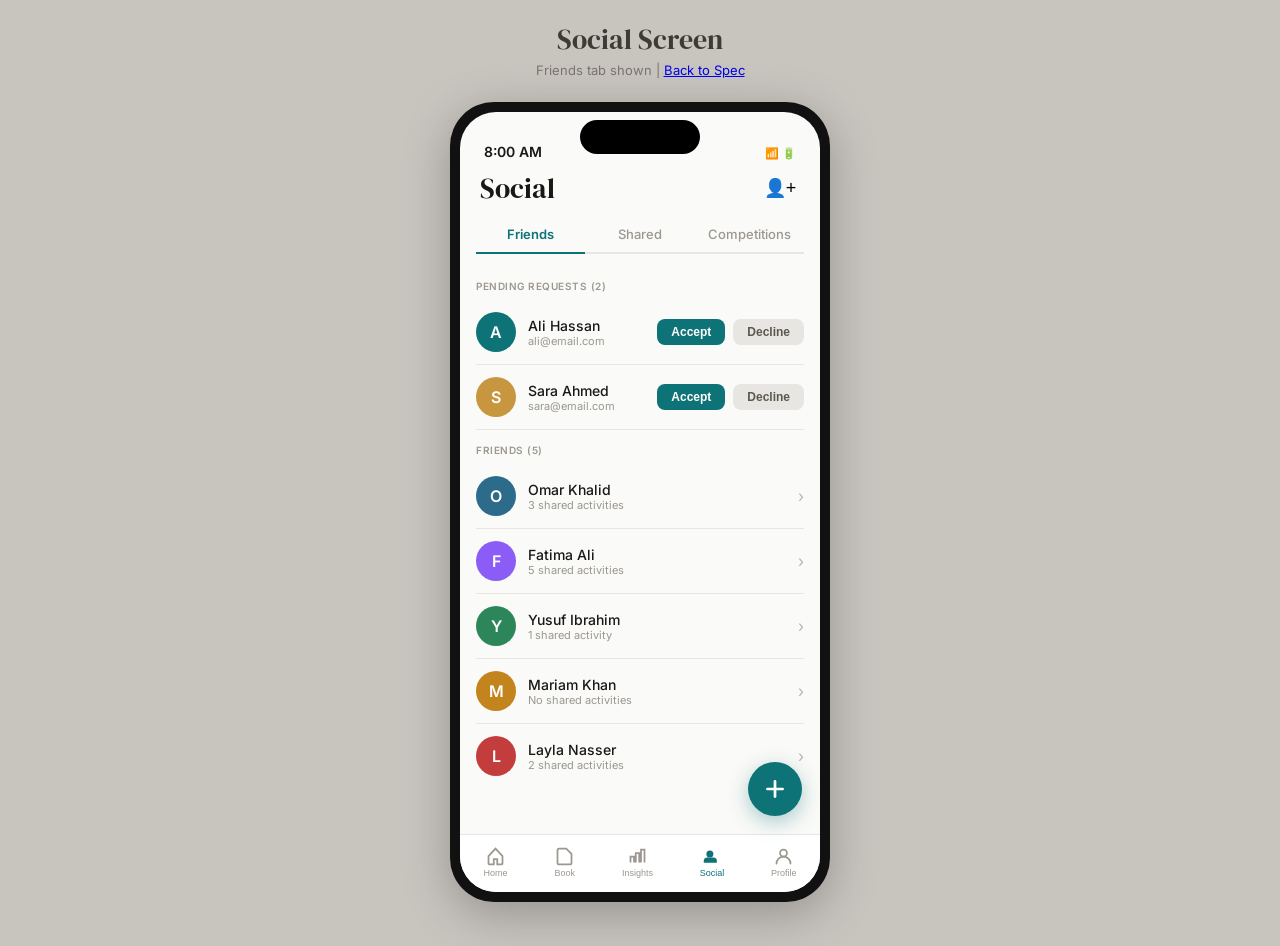
<file: mockups/social-screen.html>
<!DOCTYPE html>
<html lang="en">
<head>
<meta charset="UTF-8">
<meta name="viewport" content="width=device-width, initial-scale=1.0">
<title>Kitab — Social Screen Mockup</title>
<link href="https://fonts.googleapis.com/css2?family=DM+Serif+Display&family=Inter:wght@400;500;600;700&family=JetBrains+Mono:wght@400;500&display=swap" rel="stylesheet">
<link rel="stylesheet" href="shared-styles.css">
<style>
.tabs{display:flex;border-bottom:2px solid var(--g100);margin-bottom:12px}.tab{flex:1;text-align:center;padding:10px;font-size:13px;font-weight:500;color:var(--g400);cursor:pointer;border-bottom:2px solid transparent;margin-bottom:-2px}.tab.a{color:var(--primary);border-bottom-color:var(--primary);font-weight:600}
.friend-row{display:flex;align-items:center;gap:12px;padding:12px 0;border-bottom:1px solid var(--g100)}
.avatar{width:40px;height:40px;border-radius:50%;display:flex;align-items:center;justify-content:center;font-weight:600;font-size:16px;color:#fff;flex-shrink:0}
.friend-info{flex:1}.friend-name{font-size:14px;font-weight:500;color:var(--tp)}.friend-sub{font-size:11px;color:var(--g400)}
.req-actions{display:flex;gap:8px}
.req-btn{padding:6px 14px;border-radius:8px;font-size:12px;font-weight:600;cursor:pointer;border:none}
.req-accept{background:var(--primary);color:#fff}
.req-decline{background:var(--g100);color:var(--ts)}
.comp-card{background:var(--surface);border-radius:12px;padding:14px;box-shadow:0 1px 3px rgba(26,24,21,.08);margin-bottom:8px}
.comp-name{font-size:14px;font-weight:600;color:var(--tp)}.comp-sub{font-size:11px;color:var(--g400);margin-top:2px}
.comp-pos{font-size:12px;color:var(--primary);font-weight:500;margin-top:4px}
.sec-label{font-size:10px;font-weight:600;color:var(--g400);text-transform:uppercase;letter-spacing:.5px;margin:14px 0 8px}
</style>
</head>
<body>
<div class="page-header">
  <div class="page-title">Social Screen</div>
  <div class="page-subtitle">Friends tab shown | <a href="../docs/spec.html#screen-social">Back to Spec</a></div>
</div>

<div class="row">
<div class="phone-frame"><div class="ds phone">
<div class="dyn-isl"></div>
<div class="stat-bar"><span>8:00 AM</span><span style="font-size:11px">📶 🔋</span></div>
<div class="app-bar"><h1>Social</h1><button class="ib" style="font-size:18px">👤+</button></div>

<div style="padding:0 16px">
<div class="tabs"><div class="tab a">Friends</div><div class="tab">Shared</div><div class="tab">Competitions</div></div>
</div>

<div class="ct">
<!-- Pending requests -->
<div class="sec-label">Pending Requests (2)</div>
<div class="friend-row">
  <div class="avatar" style="background:var(--primary)">A</div>
  <div class="friend-info"><div class="friend-name">Ali Hassan</div><div class="friend-sub">ali@email.com</div></div>
  <div class="req-actions"><button class="req-btn req-accept">Accept</button><button class="req-btn req-decline">Decline</button></div>
</div>
<div class="friend-row">
  <div class="avatar" style="background:var(--accent)">S</div>
  <div class="friend-info"><div class="friend-name">Sara Ahmed</div><div class="friend-sub">sara@email.com</div></div>
  <div class="req-actions"><button class="req-btn req-accept">Accept</button><button class="req-btn req-decline">Decline</button></div>
</div>

<!-- Friends -->
<div class="sec-label">Friends (5)</div>
<div class="friend-row">
  <div class="avatar" style="background:#2D6B8A">O</div>
  <div class="friend-info"><div class="friend-name">Omar Khalid</div><div class="friend-sub">3 shared activities</div></div>
  <span style="color:var(--g300)">›</span>
</div>
<div class="friend-row">
  <div class="avatar" style="background:#8B5CF6">F</div>
  <div class="friend-info"><div class="friend-name">Fatima Ali</div><div class="friend-sub">5 shared activities</div></div>
  <span style="color:var(--g300)">›</span>
</div>
<div class="friend-row">
  <div class="avatar" style="background:var(--success)">Y</div>
  <div class="friend-info"><div class="friend-name">Yusuf Ibrahim</div><div class="friend-sub">1 shared activity</div></div>
  <span style="color:var(--g300)">›</span>
</div>
<div class="friend-row">
  <div class="avatar" style="background:var(--warning)">M</div>
  <div class="friend-info"><div class="friend-name">Mariam Khan</div><div class="friend-sub">No shared activities</div></div>
  <span style="color:var(--g300)">›</span>
</div>
<div class="friend-row" style="border:none">
  <div class="avatar" style="background:var(--error)">L</div>
  <div class="friend-info"><div class="friend-name">Layla Nasser</div><div class="friend-sub">2 shared activities</div></div>
  <span style="color:var(--g300)">›</span>
</div>
</div>

<button class="fab"><svg viewBox="0 0 24 24" fill="none" stroke="currentColor" stroke-width="2.5" stroke-linecap="round"><line x1="12" y1="5" x2="12" y2="19"/><line x1="5" y1="12" x2="19" y2="12"/></svg></button>

<div class="bnav">
  <button class="ni"><svg viewBox="0 0 24 24" fill="none" stroke="currentColor" stroke-width="2" stroke-linecap="round"><path d="M20 11.5V20a1 1 0 0 1-1 1h-5v-6h-4v6H5a1 1 0 0 1-1-1v-8.5L12 3l8 8.5z"/></svg><span class="nl">Home</span></button>
  <button class="ni"><svg viewBox="0 0 24 24" fill="none" stroke="currentColor" stroke-width="2" stroke-linecap="round"><path d="M4 19V5a2 2 0 0 1 2-2h8l6 6v10a2 2 0 0 1-2 2H6a2 2 0 0 1-2-2z"/></svg><span class="nl">Book</span></button>
  <button class="ni"><svg viewBox="0 0 24 24" fill="none" stroke="currentColor" stroke-width="2" stroke-linecap="round"><path d="M4 18V12h4v6M10 18V8h4v10M16 18V4h4v14"/></svg><span class="nl">Insights</span></button>
  <button class="ni a"><svg viewBox="0 0 24 24" fill="currentColor"><circle cx="9" cy="9" r="4"/><path d="M17 19v-2a4 4 0 0 0-4-4H6a4 4 0 0 0-4 4v2"/></svg><span class="nl">Social</span></button>
  <button class="ni"><svg viewBox="0 0 24 24" fill="none" stroke="currentColor" stroke-width="2" stroke-linecap="round"><circle cx="12" cy="8" r="4"/><path d="M4 20a8 8 0 0 1 16 0"/></svg><span class="nl">Profile</span></button>
</div>
</div></div>
</div>
</body>
</html>
</file>
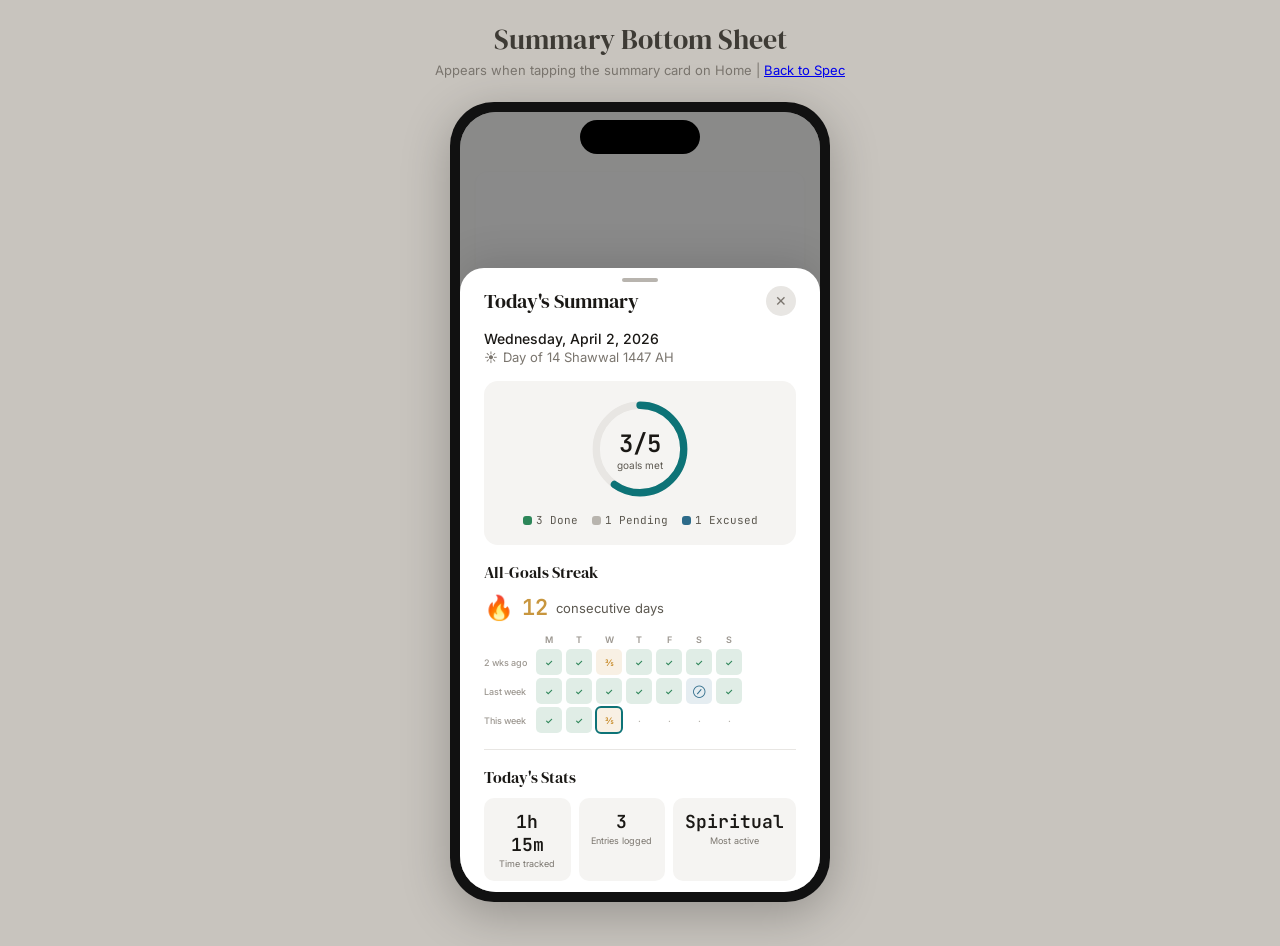
<file: mockups/summary-bottomsheet.html>
<!DOCTYPE html>
<html lang="en">
<head>
<meta charset="UTF-8">
<meta name="viewport" content="width=device-width, initial-scale=1.0">
<title>Kitab — Summary Bottom Sheet</title>
<link href="https://fonts.googleapis.com/css2?family=DM+Serif+Display&family=Inter:wght@400;500;600;700&family=JetBrains+Mono:wght@400;500&display=swap" rel="stylesheet">
<link rel="stylesheet" href="shared-styles.css">
<style>
.bs-overlay{position:absolute;top:0;left:0;right:0;bottom:0;background:rgba(0,0,0,.45);z-index:150}
.bs{position:absolute;bottom:0;left:0;right:0;background:var(--surface);border-radius:24px 24px 0 0;z-index:200;max-height:80%;overflow-y:auto;box-shadow:0 -8px 40px rgba(0,0,0,.12)}
.bs::-webkit-scrollbar{display:none}
.bs-handle{display:flex;justify-content:center;padding:10px 0 4px}.handle-bar{width:36px;height:4px;background:var(--g300);border-radius:2px}
.bs-content{padding:0 24px 28px}
.bs-hdr{display:flex;justify-content:space-between;align-items:center;margin-bottom:14px}
.bs-title{font-family:'DM Serif Display',serif;font-size:20px;color:var(--tp)}
.bs-close{width:30px;height:30px;border-radius:50%;background:var(--g100);border:none;cursor:pointer;display:flex;align-items:center;justify-content:center;font-size:14px;color:var(--g500)}
.bs-date{font-size:14px;color:var(--tp);font-weight:500;margin-bottom:2px}
.bs-hijri{font-size:13px;color:var(--g500);display:flex;align-items:center;gap:5px;margin-bottom:16px}
.prog-sec{display:flex;flex-direction:column;align-items:center;padding:18px 0;margin-bottom:14px;background:var(--g50);border-radius:14px}
.big-ring{position:relative;width:100px;height:100px;margin-bottom:10px}
.big-ring svg{transform:rotate(-90deg);width:100px;height:100px}
.brt{fill:none;stroke:var(--g100);stroke-width:7}
.brf{fill:none;stroke:var(--primary);stroke-width:7;stroke-linecap:round}
.big-ring-txt{position:absolute;top:50%;left:50%;transform:translate(-50%,-50%);text-align:center}
.big-ring-num{font-family:'JetBrains Mono',monospace;font-size:24px;font-weight:600;color:var(--tp)}
.big-ring-lbl{font-size:10px;color:var(--ts)}
.stat-break{display:flex;gap:14px;margin-top:4px}
.stat-item{display:flex;align-items:center;gap:4px;font-size:11px;color:var(--ts);font-family:'JetBrains Mono',monospace}
.stat-dot{width:9px;height:9px;border-radius:3px}
.bs-sec-title{font-family:'DM Serif Display',serif;font-size:16px;color:var(--tp);margin-bottom:10px;margin-top:16px}
.strk-big{display:flex;align-items:center;gap:8px;margin-bottom:12px}
.wk-grid{margin-bottom:6px}.wk-hdr{display:flex;gap:4px;margin-bottom:4px;padding-left:52px}
.wk-h{width:26px;text-align:center;font-size:9px;font-weight:600;color:var(--g400)}
.wk-row{display:flex;gap:4px;margin-bottom:3px;align-items:center}
.wk-lbl{width:48px;font-size:9px;color:var(--g400);font-weight:500;flex-shrink:0}
.dd{width:26px;height:26px;border-radius:5px;display:flex;align-items:center;justify-content:center;font-size:9px;font-weight:600}
.dd-g{background:rgba(45,134,89,.15);color:var(--success)}.dd-a{background:rgba(196,132,29,.12);color:var(--warning)}.dd-b{background:rgba(45,107,138,.12);color:var(--info)}.dd-e{background:transparent;color:var(--g300)}.dd-t{outline:2px solid var(--primary);outline-offset:-1px}
.stats-row{display:flex;gap:8px;margin-top:8px}
.stat-card{flex:1;background:var(--g50);border-radius:10px;padding:12px;text-align:center}
.stat-val{font-family:'JetBrains Mono',monospace;font-size:18px;font-weight:600;color:var(--tp)}
.stat-lbl{font-size:9px;color:var(--g500);margin-top:2px}
.cond-row{display:flex;align-items:center;gap:10px;background:rgba(45,107,138,.06);border:1px solid rgba(45,107,138,.15);border-radius:10px;padding:12px 14px;margin-top:8px}
.bs-divider{height:1px;background:var(--g100);margin:16px 0}
.faded-home{padding:60px 16px 16px;opacity:.3;pointer-events:none}
.faded-card2{background:var(--surface);border-radius:12px;height:120px;margin-bottom:12px;box-shadow:0 1px 3px rgba(26,24,21,.06)}
.faded-item2{background:var(--surface);border-radius:12px;height:56px;margin-bottom:8px;box-shadow:0 1px 3px rgba(26,24,21,.06)}
</style>
</head>
<body>
<div class="page-header">
  <div class="page-title">Summary Bottom Sheet</div>
  <div class="page-subtitle">Appears when tapping the summary card on Home | <a href="../docs/spec.html#screen-home">Back to Spec</a></div>
</div>

<div class="row">
<div class="phone-frame"><div class="ds phone">
<div class="dyn-isl"></div>
<div class="faded-home">
  <div class="faded-card2"></div>
  <div class="faded-item2"></div>
  <div class="faded-item2"></div>
  <div class="faded-item2"></div>
</div>
<div class="bs-overlay"></div>
<div class="bs">
  <div class="bs-handle"><div class="handle-bar"></div></div>
  <div class="bs-content">
    <div class="bs-hdr"><div class="bs-title">Today's Summary</div><button class="bs-close">✕</button></div>
    <div class="bs-date">Wednesday, April 2, 2026</div>
    <div class="bs-hijri"><span>☀</span><span>Day of 14 Shawwal 1447 AH</span></div>

    <div class="prog-sec">
      <div class="big-ring">
        <svg viewBox="0 0 96 96"><circle class="brt" cx="48" cy="48" r="42"/><circle class="brf" cx="48" cy="48" r="42" stroke-dasharray="264" stroke-dashoffset="106"/></svg>
        <div class="big-ring-txt"><div class="big-ring-num">3/5</div><div class="big-ring-lbl">goals met</div></div>
      </div>
      <div class="stat-break">
        <div class="stat-item"><div class="stat-dot" style="background:var(--success)"></div>3 Done</div>
        <div class="stat-item"><div class="stat-dot" style="background:var(--g300)"></div>1 Pending</div>
        <div class="stat-item"><div class="stat-dot" style="background:var(--info)"></div>1 Excused</div>
      </div>
    </div>

    <div class="bs-sec-title">All-Goals Streak</div>
    <div class="strk-big"><span style="font-size:24px">🔥</span><span style="font-family:'JetBrains Mono',monospace;font-size:22px;font-weight:600;color:var(--accent)">12</span><span style="font-size:13px;color:var(--ts)">consecutive days</span></div>

    <div class="wk-grid">
      <div class="wk-hdr"><div class="wk-h">M</div><div class="wk-h">T</div><div class="wk-h">W</div><div class="wk-h">T</div><div class="wk-h">F</div><div class="wk-h">S</div><div class="wk-h">S</div></div>
      <div class="wk-row"><span class="wk-lbl">2 wks ago</span><div class="dd dd-g">✓</div><div class="dd dd-g">✓</div><div class="dd dd-a">⅗</div><div class="dd dd-g">✓</div><div class="dd dd-g">✓</div><div class="dd dd-g">✓</div><div class="dd dd-g">✓</div></div>
      <div class="wk-row"><span class="wk-lbl">Last week</span><div class="dd dd-g">✓</div><div class="dd dd-g">✓</div><div class="dd dd-g">✓</div><div class="dd dd-g">✓</div><div class="dd dd-g">✓</div><div class="dd dd-b">⊘</div><div class="dd dd-g">✓</div></div>
      <div class="wk-row"><span class="wk-lbl">This week</span><div class="dd dd-g">✓</div><div class="dd dd-g">✓</div><div class="dd dd-a dd-t">⅗</div><div class="dd dd-e">·</div><div class="dd dd-e">·</div><div class="dd dd-e">·</div><div class="dd dd-e">·</div></div>
    </div>

    <div class="bs-divider"></div>
    <div class="bs-sec-title">Today's Stats</div>
    <div class="stats-row">
      <div class="stat-card"><div class="stat-val">1h 15m</div><div class="stat-lbl">Time tracked</div></div>
      <div class="stat-card"><div class="stat-val">3</div><div class="stat-lbl">Entries logged</div></div>
      <div class="stat-card"><div class="stat-val">Spiritual</div><div class="stat-lbl">Most active</div></div>
    </div>

    <div class="bs-divider"></div>
    <div class="bs-sec-title">Active Conditions</div>
    <div class="cond-row">
      <span style="font-size:20px">✈️</span>
      <div style="flex:1"><div style="font-size:13px;font-weight:600;color:var(--info)">Traveling</div><div style="font-size:11px;color:var(--g400)">Day 5 · Started Mar 29</div></div>
      <button style="font-size:11px;font-weight:600;color:var(--info);background:rgba(45,107,138,.12);border:none;border-radius:6px;padding:6px 12px;cursor:pointer">End</button>
    </div>
  </div>
</div>
</div></div>
</div>
</body>
</html>
</file>
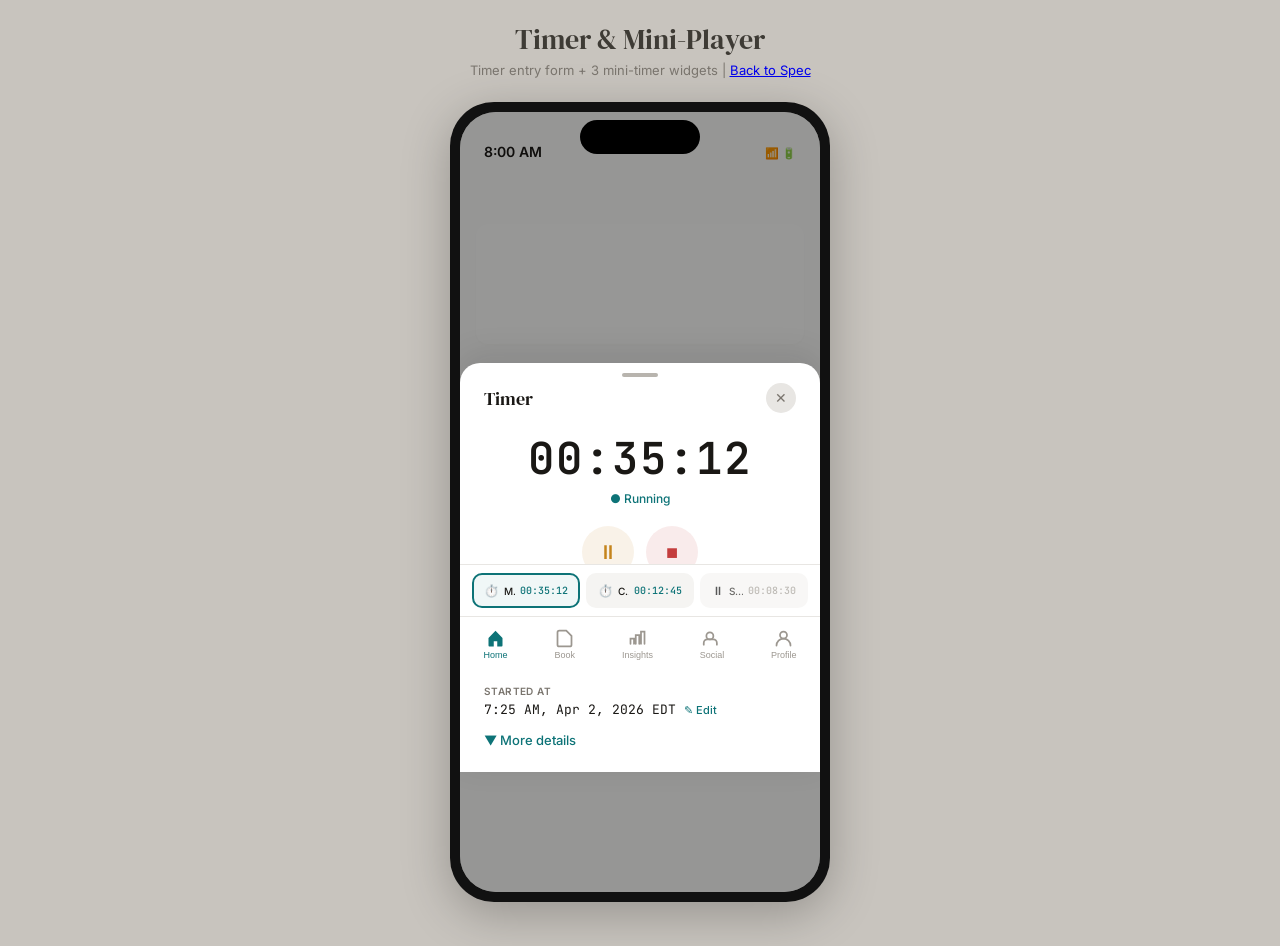
<file: mockups/timer-interaction.html>
<!DOCTYPE html>
<html lang="en">
<head>
<meta charset="UTF-8">
<meta name="viewport" content="width=device-width, initial-scale=1.0">
<title>Kitab — Timer & Mini-Player</title>
<link href="https://fonts.googleapis.com/css2?family=DM+Serif+Display&family=Inter:wght@400;500;600;700&family=JetBrains+Mono:wght@400;500&display=swap" rel="stylesheet">
<link rel="stylesheet" href="shared-styles.css">
<style>
.timer-bar{display:flex;gap:6px;padding:8px 12px;background:var(--surface);border-top:1px solid var(--g100);flex-shrink:0;overflow-x:auto;z-index:250;position:relative}.timer-bar::-webkit-scrollbar{display:none}
.timer-chip{display:flex;align-items:center;gap:5px;background:var(--g50);border-radius:10px;padding:8px 10px;cursor:pointer;flex-shrink:0;flex:1;min-width:0;transition:all .2s;border:2px solid transparent}
.timer-chip.active-chip{border-color:var(--primary);background:rgba(13,115,119,.06)}
.timer-chip.paused{opacity:.65}
.t-icon{font-size:12px;flex-shrink:0}.t-name{font-size:10px;font-weight:500;color:var(--tp);overflow:hidden;white-space:nowrap;text-overflow:ellipsis;flex:1;min-width:0}
.t-time{font-family:'JetBrains Mono',monospace;font-size:10px;font-weight:500;color:var(--primary);flex-shrink:0;white-space:nowrap}
.timer-chip.paused .t-time{color:var(--g400)}
/* Bottom sheet */
.bs-backdrop{position:absolute;top:0;left:0;right:0;bottom:0;background:rgba(0,0,0,.4);z-index:150}
.timer-bs{position:absolute;left:0;right:0;bottom:120px;background:var(--surface);border-radius:20px 20px 0 0;z-index:200;box-shadow:0 -8px 32px rgba(0,0,0,.1)}
.bs-handle{display:flex;justify-content:center;padding:10px 0 6px}.handle-bar{width:36px;height:4px;background:var(--g300);border-radius:2px}
.bs-body{padding:0 24px 24px}
.bs-top{display:flex;justify-content:space-between;align-items:center;margin-bottom:16px}
.bs-label{font-family:'DM Serif Display',serif;font-size:18px;color:var(--tp)}
.bs-x{width:30px;height:30px;border-radius:50%;background:var(--g100);border:none;cursor:pointer;display:flex;align-items:center;justify-content:center;font-size:14px;color:var(--g500)}
.timer-display{text-align:center;margin-bottom:20px}
.timer-big{font-family:'JetBrains Mono',monospace;font-size:44px;font-weight:600;color:var(--tp);letter-spacing:2px}
.timer-status{font-size:12px;margin-top:4px;font-weight:500}
.timer-status.running{color:var(--primary)}
.timer-status.paused-st{color:var(--warning)}
.timer-actions{display:flex;gap:12px;justify-content:center;margin-bottom:20px}
.timer-act-btn{width:52px;height:52px;border-radius:50%;display:flex;align-items:center;justify-content:center;cursor:pointer;border:none;font-size:20px}
.btn-pause{background:rgba(196,132,29,.1);color:var(--warning)}
.btn-stop{background:rgba(196,61,61,.1);color:var(--error)}
.tf-group{margin-bottom:14px}
.tf-label{font-size:10px;font-weight:600;color:var(--g500);text-transform:uppercase;letter-spacing:.4px;margin-bottom:4px}
.tf-input{width:100%;padding:10px 12px;border:1.5px solid var(--g200);border-radius:10px;font-size:13px;font-family:'Inter',sans-serif;background:var(--surface);color:var(--tp);outline:none}
.tf-input:focus{border-color:var(--primary)}
.tf-cat{display:flex;align-items:center;gap:6px;font-size:12px;color:var(--primary);margin-top:4px}
.more-det{font-size:13px;color:var(--primary);font-weight:500;cursor:pointer;margin-top:14px;display:flex;align-items:center;gap:4px}
.faded-home{padding:60px 16px 16px;opacity:.3;pointer-events:none}
.faded-card2{background:var(--surface);border-radius:12px;height:120px;margin-bottom:12px;box-shadow:0 1px 3px rgba(26,24,21,.06)}
.faded-item2{background:var(--surface);border-radius:12px;height:56px;margin-bottom:8px;box-shadow:0 1px 3px rgba(26,24,21,.06)}
</style>
</head>
<body>
<div class="page-header">
  <div class="page-title">Timer & Mini-Player</div>
  <div class="page-subtitle">Timer entry form + 3 mini-timer widgets | <a href="../docs/spec.html#fab">Back to Spec</a></div>
</div>

<div class="row">
<div class="phone-frame"><div class="ds phone">
<div class="dyn-isl"></div>
<div class="stat-bar"><span>8:00 AM</span><span style="font-size:11px">📶 🔋</span></div>

<div class="faded-home">
  <div class="faded-card2"></div>
  <div class="faded-item2"></div>
  <div class="faded-item2"></div>
  <div class="faded-item2"></div>
</div>

<div class="bs-backdrop"></div>

<div class="timer-bs">
  <div class="bs-handle"><div class="handle-bar"></div></div>
  <div class="bs-body">
    <div class="bs-top"><div class="bs-label">Timer</div><button class="bs-x">✕</button></div>

    <div class="timer-display">
      <div class="timer-big">00:35:12</div>
      <div class="timer-status running">● Running</div>
    </div>

    <div class="timer-actions">
      <button class="timer-act-btn btn-pause" title="Pause">⏸</button>
      <button class="timer-act-btn btn-stop" title="Stop">■</button>
    </div>

    <div class="tf-group">
      <div class="tf-label">Activity</div>
      <input class="tf-input" value="Morning Run" placeholder="Search or type a name...">
      <div class="tf-cat">🏃 Health & Fitness</div>
    </div>

    <div class="tf-group">
      <div class="tf-label">Started at</div>
      <div style="display:flex;align-items:center;gap:8px">
        <div style="font-family:'JetBrains Mono',monospace;font-size:13px;color:var(--tp)">7:25 AM, Apr 2, 2026 EDT</div>
        <span style="font-size:11px;color:var(--primary);cursor:pointer;font-weight:500">✎ Edit</span>
      </div>
    </div>

    <div class="more-det">▼ More details</div>
  </div>
</div>

<!-- Timer bar with 3 timers -->
<div class="timer-bar">
  <div class="timer-chip active-chip"><span class="t-icon">⏱️</span><span class="t-name">Morning Run</span><span class="t-time">00:35:12</span></div>
  <div class="timer-chip"><span class="t-icon">⏱️</span><span class="t-name">Cooking</span><span class="t-time">00:12:45</span></div>
  <div class="timer-chip paused"><span class="t-icon">⏸</span><span class="t-name">Study Arabic</span><span class="t-time">00:08:30</span></div>
</div>

<div class="bnav" style="z-index:250;position:relative">
  <button class="ni a"><svg viewBox="0 0 24 24" fill="currentColor"><path d="M20 11.5V20a1 1 0 0 1-1 1h-5v-6h-4v6H5a1 1 0 0 1-1-1v-8.5L12 3l8 8.5z"/></svg><span class="nl">Home</span></button>
  <button class="ni"><svg viewBox="0 0 24 24" fill="none" stroke="currentColor" stroke-width="2" stroke-linecap="round"><path d="M4 19V5a2 2 0 0 1 2-2h8l6 6v10a2 2 0 0 1-2 2H6a2 2 0 0 1-2-2z"/></svg><span class="nl">Book</span></button>
  <button class="ni"><svg viewBox="0 0 24 24" fill="none" stroke="currentColor" stroke-width="2" stroke-linecap="round"><path d="M4 18V12h4v6M10 18V8h4v10M16 18V4h4v14"/></svg><span class="nl">Insights</span></button>
  <button class="ni"><svg viewBox="0 0 24 24" fill="none" stroke="currentColor" stroke-width="2" stroke-linecap="round"><circle cx="9" cy="9" r="4"/><path d="M17 19v-2a4 4 0 0 0-4-4H6a4 4 0 0 0-4 4v2"/></svg><span class="nl">Social</span></button>
  <button class="ni"><svg viewBox="0 0 24 24" fill="none" stroke="currentColor" stroke-width="2" stroke-linecap="round"><circle cx="12" cy="8" r="4"/><path d="M4 20a8 8 0 0 1 16 0"/></svg><span class="nl">Profile</span></button>
</div>
</div></div>
</div>
</body>
</html>
</file>
<file: mockups/shared-styles.css>
/* ═══════════════════════════════════════════════
   KITAB MOCKUP SHARED STYLES
   Used across all screen mockup HTML files
   ═══════════════════════════════════════════════ */

* { margin: 0; padding: 0; box-sizing: border-box; }

:root {
  --primary: #0D7377;
  --primary-light: #14A3A8;
  --accent: #C8963E;
  --accent-light: #E8B960;
  --bg: #FAFAF8;
  --surface: #fff;
  --tp: #1A1815;
  --ts: #5C5850;
  --g50: #F5F4F2;
  --g100: #E8E6E3;
  --g200: #D4D1CC;
  --g300: #B8B4AE;
  --g400: #9C9790;
  --g500: #7A756E;
  --g600: #5C5850;
  --g700: #3E3B35;
  --g800: #2A2722;
  --g900: #1A1815;
  --black: #121110;
  --success: #2D8659;
  --warning: #C4841D;
  --error: #C43D3D;
  --info: #2D6B8A;
}

body {
  font-family: 'Inter', -apple-system, sans-serif;
  background: #C8C4Be;
  min-height: 100vh;
  padding: 20px 16px;
}

/* Page header */
.page-header {
  text-align: center;
  margin-bottom: 24px;
}
.page-title {
  font-family: 'DM Serif Display', serif;
  font-size: 28px;
  color: #3E3B35;
  margin-bottom: 4px;
}
.page-subtitle {
  font-size: 13px;
  color: #7A756E;
}

/* Row labels */
.row-label {
  text-align: center;
  font-size: 11px;
  font-weight: 600;
  color: #7A756E;
  text-transform: uppercase;
  letter-spacing: 1.2px;
  margin-bottom: 8px;
}

/* Device rows */
.row {
  display: flex;
  gap: 24px;
  justify-content: center;
  align-items: flex-start;
  flex-wrap: wrap;
  margin-bottom: 24px;
}

/* Device frames */
.phone-frame {
  background: #111;
  border-radius: 44px;
  padding: 10px;
  box-shadow: 0 12px 48px rgba(0,0,0,0.25);
}
.phone-frame.android {
  border-radius: 36px;
  padding: 8px;
}
.tablet-frame {
  background: #111;
  border-radius: 22px;
  padding: 10px;
  box-shadow: 0 12px 48px rgba(0,0,0,0.25);
}
.web-frame {
  background: #222;
  border-radius: 10px 10px 4px 4px;
  overflow: hidden;
  box-shadow: 0 12px 48px rgba(0,0,0,0.25);
  width: 100%;
  max-width: 1100px;
  margin: 0 auto;
}

/* Device screens */
.ds {
  display: flex;
  flex-direction: column;
  overflow: hidden;
  background: var(--bg);
  position: relative;
  transition: background 0.3s;
}
.ds.phone { width: 360px; height: 780px; border-radius: 36px; }
.ds.phone.android { width: 360px; height: 760px; border-radius: 28px; }
.ds.tablet { width: 760px; height: 560px; border-radius: 14px; }
.ds.web { width: 100%; height: 580px; flex-direction: row; }

/* Dynamic island / camera */
.dyn-isl {
  position: absolute;
  top: 8px;
  left: 50%;
  transform: translateX(-50%);
  width: 120px;
  height: 34px;
  background: #000;
  border-radius: 18px;
  z-index: 100;
}
.and-cam {
  position: absolute;
  top: 10px;
  left: 50%;
  transform: translateX(-50%);
  width: 12px;
  height: 12px;
  background: #222;
  border-radius: 50%;
  z-index: 100;
  border: 2px solid #333;
}

/* Status bar */
.stat-bar {
  height: 52px;
  display: flex;
  align-items: flex-end;
  justify-content: space-between;
  padding: 0 24px 4px;
  font-size: 14px;
  font-weight: 600;
  color: var(--tp);
  flex-shrink: 0;
}
.stat-bar.sm { height: 40px; font-size: 12px; padding: 0 16px 4px; }
.stat-bar.tsb { height: 36px; padding: 0 20px 4px; }

/* App bar */
.app-bar {
  display: flex;
  justify-content: space-between;
  align-items: center;
  padding: 4px 20px 8px;
  flex-shrink: 0;
}
.app-bar h1 {
  font-family: 'DM Serif Display', serif;
  font-size: 28px;
  font-weight: 400;
  color: var(--tp);
}
.ib {
  width: 40px;
  height: 40px;
  display: flex;
  align-items: center;
  justify-content: center;
  border: none;
  background: transparent;
  cursor: pointer;
  border-radius: 10px;
  position: relative;
}
.ib svg { width: 22px; height: 22px; color: var(--tp); }
.nd {
  position: absolute;
  top: 8px;
  right: 8px;
  width: 7px;
  height: 7px;
  background: var(--error);
  border-radius: 50%;
}

/* Content area */
.ct {
  flex: 1;
  overflow-y: auto;
  padding: 0 16px 100px;
}
.ct::-webkit-scrollbar { display: none; }

/* Bottom nav */
.bnav {
  display: flex;
  justify-content: space-around;
  align-items: center;
  height: 58px;
  background: var(--surface);
  border-top: 1px solid var(--g100);
  flex-shrink: 0;
  padding-bottom: 4px;
}
.ni {
  display: flex;
  flex-direction: column;
  align-items: center;
  gap: 1px;
  cursor: pointer;
  padding: 4px 8px;
  border: none;
  background: transparent;
}
.ni svg { width: 21px; height: 21px; }
.ni.a svg { color: var(--primary); }
.ni:not(.a) svg { color: var(--g400); }
.nl { font-size: 9px; font-weight: 500; }
.ni.a .nl { color: var(--primary); }
.ni:not(.a) .nl { color: var(--g400); }

/* FAB */
.fab {
  position: absolute;
  bottom: 76px;
  right: 18px;
  width: 54px;
  height: 54px;
  border-radius: 50%;
  background: var(--primary);
  color: #fff;
  border: none;
  cursor: pointer;
  box-shadow: 0 6px 20px rgba(13,115,119,0.35);
  display: flex;
  align-items: center;
  justify-content: center;
  z-index: 55;
}
.fab svg { width: 26px; height: 26px; }

/* Web side rail */
.sr {
  width: 56px;
  border-right: 1px solid var(--g100);
  display: flex;
  flex-direction: column;
  align-items: center;
  padding: 16px 0;
  gap: 4px;
  flex-shrink: 0;
  background: var(--surface);
}
.sr-brand {
  font-family: 'DM Serif Display', serif;
  font-size: 16px;
  color: var(--primary);
  margin-bottom: 12px;
}
.sr-item {
  width: 42px;
  height: 42px;
  display: flex;
  align-items: center;
  justify-content: center;
  border-radius: 10px;
  cursor: pointer;
  border: none;
  background: transparent;
}
.sr-item svg { width: 20px; height: 20px; color: var(--g400); }
.sr-item.a { background: rgba(13,115,119,0.08); }
.sr-item.a svg { color: var(--primary); }
.web-main {
  flex: 1;
  display: flex;
  flex-direction: column;
  overflow: hidden;
}

/* Browser bar */
.bb {
  background: #333;
  height: 34px;
  display: flex;
  align-items: center;
  padding: 0 12px;
  gap: 8px;
}
.bd { display: flex; gap: 5px; }
.bd span { width: 10px; height: 10px; border-radius: 50%; }
.bd span:nth-child(1) { background: #FF5F57; }
.bd span:nth-child(2) { background: #FFBD2E; }
.bd span:nth-child(3) { background: #28CA41; }
.bu {
  flex: 1;
  background: #444;
  border-radius: 5px;
  height: 20px;
  margin-left: 8px;
  display: flex;
  align-items: center;
  padding: 0 10px;
  font-size: 11px;
  color: #aaa;
}

/* Common card styles */
.sc {
  background: var(--surface);
  border-radius: 12px;
  padding: 20px;
  box-shadow: 0 1px 3px rgba(26,24,21,0.08);
  margin-bottom: 14px;
  position: relative;
  overflow: hidden;
}
.gp {
  position: absolute;
  top: 0; left: 0; right: 0; bottom: 0;
  pointer-events: none;
  opacity: 0.05;
  background-image: url("data:image/svg+xml,%3Csvg width='60' height='60' viewBox='0 0 60 60' xmlns='http://www.w3.org/2000/svg'%3E%3Cg fill='none' stroke='%230D7377' stroke-width='0.8'%3E%3Cpolygon points='30,5 50,17.5 50,42.5 30,55 10,42.5 10,17.5'/%3E%3Cpolygon points='30,15 40,21.5 40,38.5 30,45 20,38.5 20,21.5'/%3E%3C/g%3E%3C/svg%3E");
  background-size: 60px 60px;
}

/* Section header */
.sh { display: flex; justify-content: space-between; align-items: baseline; margin-bottom: 10px; margin-top: 4px; }
.sh h2 { font-family: 'DM Serif Display', serif; font-size: 18px; font-weight: 400; color: var(--tp); }
.sh.att h2 { color: var(--warning); }

/* Activity list & cards */
.al { display: flex; flex-direction: column; gap: 8px; margin-bottom: 14px; }
.ac {
  display: flex;
  align-items: center;
  gap: 12px;
  background: var(--surface);
  border-radius: 12px;
  padding: 13px 14px;
  box-shadow: 0 1px 3px rgba(26,24,21,0.08);
  cursor: pointer;
}
.ac.faded { opacity: 0.6; }
.si { width: 26px; height: 26px; border-radius: 7px; display: flex; align-items: center; justify-content: center; font-size: 12px; font-weight: 700; flex-shrink: 0; }
.si-done { background: var(--success); color: #fff; }
.si-prog { background: var(--g200); color: var(--g500); }
.si-pend { background: var(--warning); color: #fff; }
.si-exc { background: var(--info); color: #fff; font-size: 14px; }
.ai { width: 34px; height: 34px; border-radius: 9px; display: flex; align-items: center; justify-content: center; font-size: 16px; flex-shrink: 0; }
.ainfo { flex: 1; min-width: 0; }
.aname { font-size: 13px; font-weight: 500; color: var(--tp); }
.asub { font-size: 11px; color: var(--ts); font-family: 'JetBrains Mono', monospace; margin-top: 1px; }
.sbadge { display: flex; align-items: center; gap: 3px; font-size: 11px; font-weight: 500; color: var(--accent); font-family: 'JetBrains Mono', monospace; flex-shrink: 0; }

/* Responsive */
@media (max-width: 1500px) { .row { flex-wrap: wrap; } }
</file>
